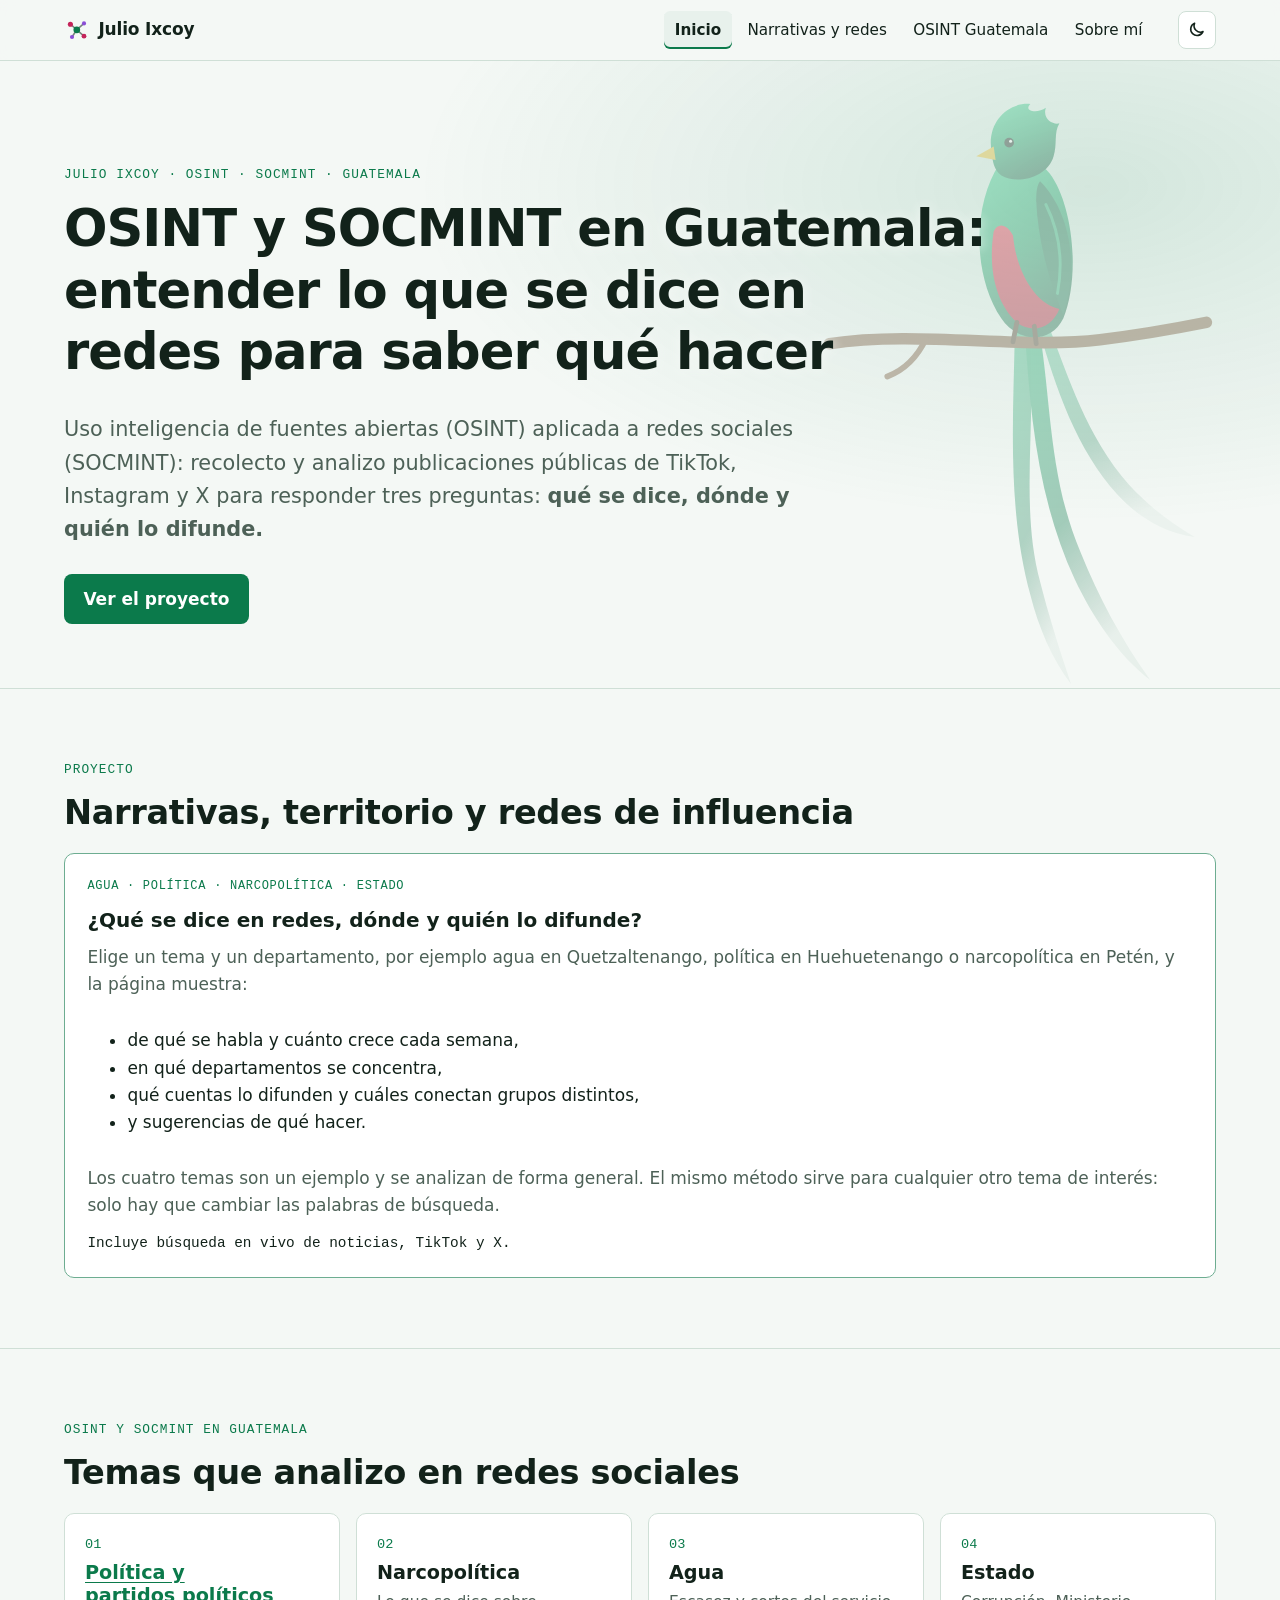
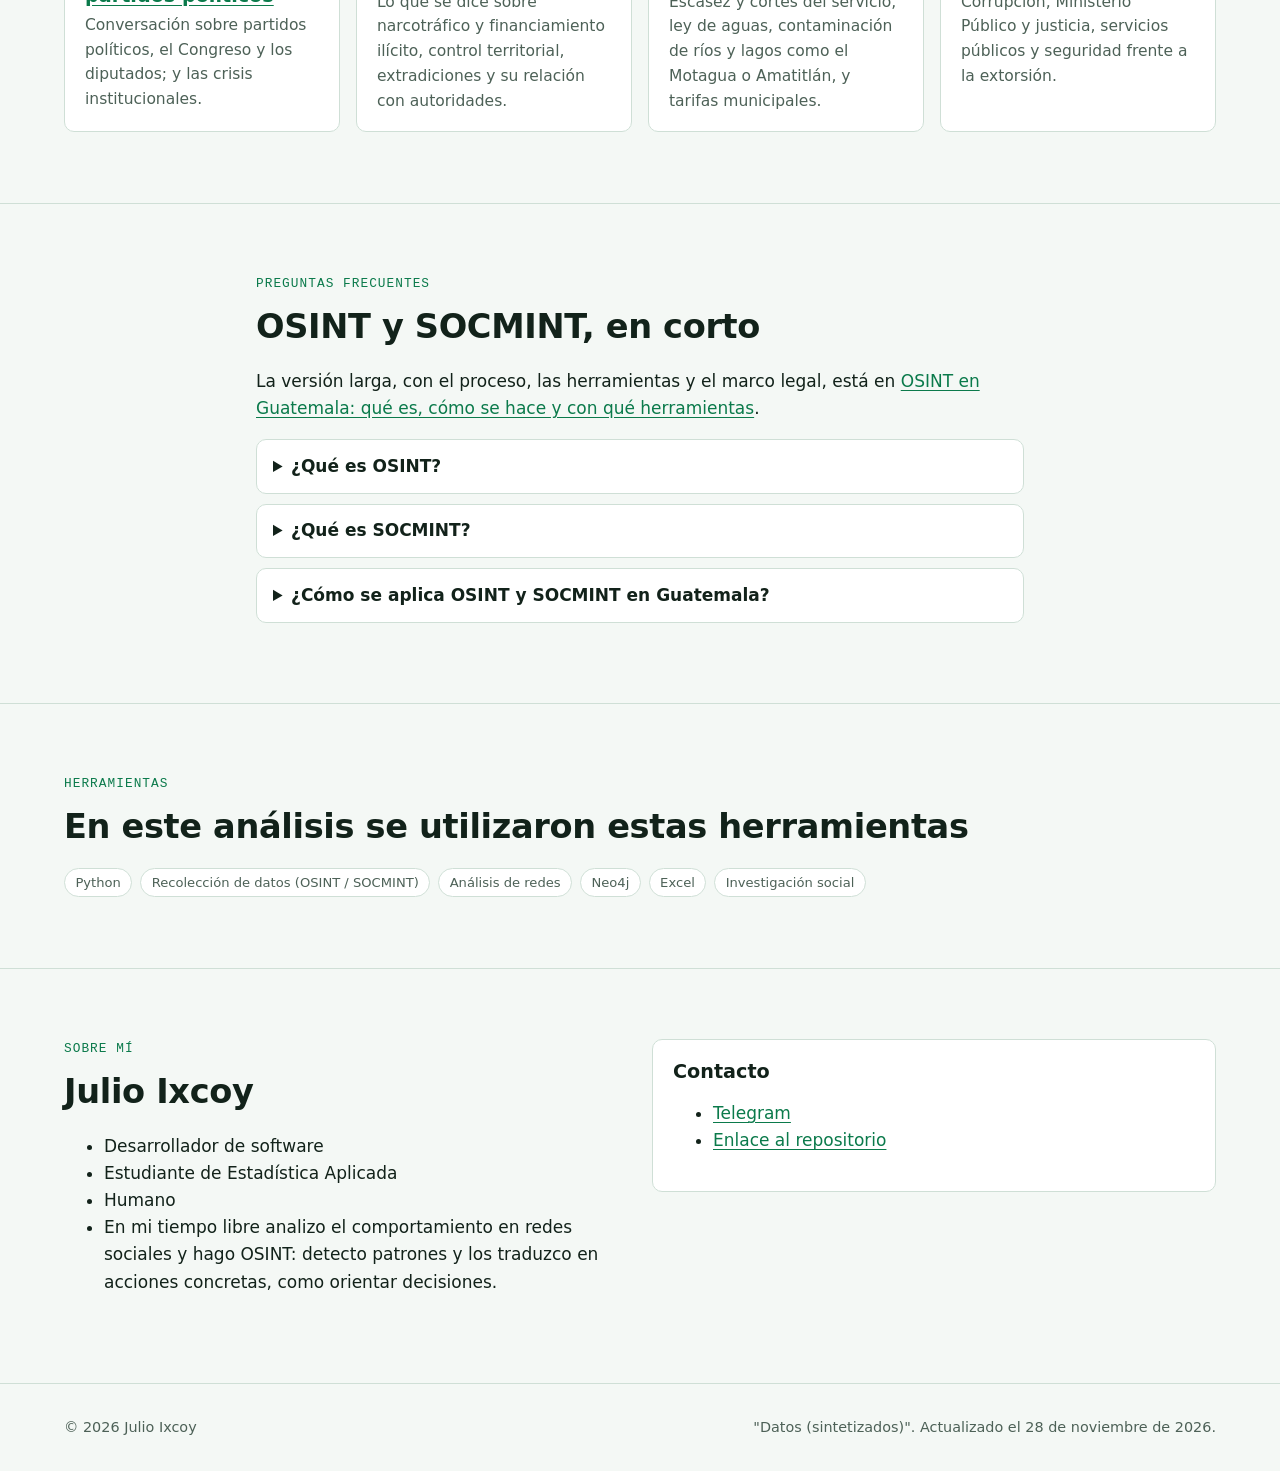
<file: index.html>
<!doctype html>
<html lang="es-GT">
<head>
  <meta charset="utf-8">
  <meta name="viewport" content="width=device-width, initial-scale=1">
  <meta name="color-scheme" content="light dark">
  <script>try{document.querySelector('meta[name=color-scheme]').content=localStorage.getItem('color-scheme')??'light dark'}catch(e){}</script>
  <title>Julio Ixcoy | OSINT y SOCMINT Guatemala: política, narcopolítica y agua</title>
  <meta name="description" content="OSINT y SOCMINT en Guatemala: qué se dice en TikTok, Instagram y X sobre política, partidos políticos, narcopolítica y agua, por departamento.">
  <meta name="author" content="Julio Ixcoy">
  <meta name="robots" content="index, follow, max-image-preview:large">
  <link rel="canonical" href="https://juli0f.github.io/ie-guatemala/">
  <meta name="theme-color" content="#0b7a4b" media="(prefers-color-scheme: light)">
  <meta name="theme-color" content="#08130e" media="(prefers-color-scheme: dark)">
  <meta property="og:type" content="website">
  <meta property="og:locale" content="es_GT">
  <meta property="og:site_name" content="IE Guatemala">
  <meta property="og:title" content="Julio Ixcoy | OSINT y SOCMINT Guatemala: política, narcopolítica y agua">
  <meta property="og:description" content="OSINT y SOCMINT en Guatemala: qué se dice en TikTok, Instagram y X sobre política, partidos políticos, narcopolítica y agua, por departamento.">
  <meta property="og:url" content="https://juli0f.github.io/ie-guatemala/">
  <meta property="og:image" content="https://juli0f.github.io/ie-guatemala/assets/img/compartir.png">
  <meta property="og:image:width" content="1200">
  <meta property="og:image:height" content="630">
  <meta property="og:image:alt" content="Qué se dice en redes, dónde y quién lo difunde. Guatemala, por departamento.">
  <meta name="twitter:card" content="summary_large_image">
  <meta name="twitter:title" content="Julio Ixcoy | OSINT y SOCMINT Guatemala: política, narcopolítica y agua">
  <meta name="twitter:description" content="OSINT y SOCMINT en Guatemala: qué se dice en TikTok, Instagram y X sobre política, partidos políticos, narcopolítica y agua, por departamento.">
  <meta name="twitter:image" content="https://juli0f.github.io/ie-guatemala/assets/img/compartir.png">
  <script type="application/ld+json">
  {
    "@context": "https://schema.org",
    "@graph": [
      {"@type": "WebSite", "@id": "https://juli0f.github.io/ie-guatemala/#sitio", "name": "IE Guatemala", "url": "https://juli0f.github.io/ie-guatemala/", "inLanguage": "es-GT", "author": {"@id": "https://juli0f.github.io/ie-guatemala/#autor"}},
      {"@type": "Person", "@id": "https://juli0f.github.io/ie-guatemala/#autor", "name": "Julio Ixcoy", "url": "https://juli0f.github.io/ie-guatemala/", "sameAs": ["https://github.com/Juli0F", "https://t.me/JulioPwn"], "jobTitle": "Desarrollador de software", "description": "Desarrollador de software y estudiante de Estadística Aplicada en Guatemala. Trabaja en inteligencia de fuentes abiertas (OSINT), inteligencia de redes sociales (SOCMINT) y recolección y análisis de datos.", "knowsAbout": ["OSINT", "OSINT Guatemala", "Inteligencia de fuentes abiertas", "SOCMINT", "SOCMINT Guatemala", "Inteligencia de redes sociales", "Política de Guatemala", "Partidos políticos", "Narcopolítica", "Agua en Guatemala", "Recolección de datos", "Análisis de redes sociales", "Análisis de datos", "Estadística aplicada", "Desarrollo de software"], "nationality": {"@type": "Country", "name": "Guatemala"}},
      {"@type": "WebPage", "@id": "https://juli0f.github.io/ie-guatemala/", "url": "https://juli0f.github.io/ie-guatemala/", "name": "Julio Ixcoy | OSINT y SOCMINT Guatemala: política, narcopolítica y agua", "description": "OSINT y SOCMINT en Guatemala: qué se dice en TikTok, Instagram y X sobre política, partidos políticos, narcopolítica y agua, por departamento.", "inLanguage": "es-GT", "isPartOf": {"@id": "https://juli0f.github.io/ie-guatemala/#sitio"}, "about": [{"@type": "Place", "name": "Guatemala"}, {"@type": "Thing", "name": "OSINT"}, {"@type": "Thing", "name": "SOCMINT"}, {"@type": "Thing", "name": "Política"}, {"@type": "Thing", "name": "Partidos políticos"}, {"@type": "Thing", "name": "Narcopolítica"}, {"@type": "Thing", "name": "Agua"}], "keywords": "OSINT, OSINT Guatemala, SOCMINT, SOCMINT Guatemala, política, partidos políticos, narcopolítica, agua, Julio Ixcoy", "mainEntity": {"@id": "https://juli0f.github.io/ie-guatemala/#autor"}, "primaryImageOfPage": "https://juli0f.github.io/ie-guatemala/assets/img/compartir.png", "dateModified": "2026-11-28"},
      {"@type": "FAQPage", "@id": "https://juli0f.github.io/ie-guatemala/#preguntas", "isPartOf": {"@id": "https://juli0f.github.io/ie-guatemala/"}, "mainEntity": [
        {"@type": "Question", "name": "¿Qué es OSINT?", "acceptedAnswer": {"@type": "Answer", "text": "OSINT (inteligencia de fuentes abiertas) es reunir y analizar información pública: noticias, registros, sitios web y redes sociales, para responder una pregunta concreta."}},
        {"@type": "Question", "name": "¿Qué es SOCMINT?", "acceptedAnswer": {"@type": "Answer", "text": "SOCMINT (inteligencia de redes sociales) es la parte de OSINT que trabaja con publicaciones públicas de redes como TikTok, Instagram y X: qué se dice, dónde y qué cuentas lo difunden."}},
        {"@type": "Question", "name": "¿Cómo se aplica OSINT y SOCMINT en Guatemala?", "acceptedAnswer": {"@type": "Answer", "text": "Clasifico publicaciones públicas por tema (política, partidos políticos, narcopolítica, agua y Estado) y por departamento, y mido qué cuentas conectan grupos distintos. Se usa solo contenido público, y en este sitio los datos son sintéticos."}}
      ]}
    ]
  }
  </script>
  <link rel="icon" href="assets/img/icono.svg" type="image/svg+xml">
  <link rel="stylesheet" href="assets/css/estilos.css">
  <script src="assets/js/nav.js" defer></script>
</head>
<body>
  <a class="skip-link" href="#contenido">Saltar al contenido</a>

  <header class="site-header">
    <div class="header-inner">
      <a class="site-logo" href="index.html">
        <svg viewBox="0 0 32 32" aria-hidden="true"><g fill="none" stroke="currentColor" stroke-width="2"><path d="M8 9 16 16 25 8M16 16 10 25M16 16l9 8" opacity=".55"/></g><circle cx="8" cy="9" r="3.2" fill="var(--tiktok)"/><circle cx="25" cy="8" r="2.6" fill="var(--instagram)"/><circle cx="16" cy="16" r="4.2" fill="var(--accent)"/><circle cx="10" cy="25" r="2.6" fill="var(--instagram)"/><circle cx="25" cy="24" r="3" fill="var(--tiktok)"/></svg>
        <span>Julio Ixcoy</span>
      </a>
      <nav class="site-nav" aria-label="Principal">
        <button class="menu-button" type="button" popovertarget="site-menu" aria-controls="site-menu">
          <svg viewBox="0 0 24 24" aria-hidden="true"><path d="M4 7h16M4 12h16M4 17h16" stroke="currentColor" stroke-width="2" stroke-linecap="round"/></svg>
          <span>Menú</span>
        </button>
        <ul id="site-menu" class="site-menu" popover="auto">
          <li><a href="index.html" aria-current="page">Inicio</a></li>
          <li><a href="proyectos/red-influencia.html">Narrativas y redes</a></li>
          <li><a href="osint-guatemala.html">OSINT Guatemala</a></li>
          <li><a href="#perfil">Sobre mí</a></li>
        </ul>
      </nav>
      <button class="tema-boton" type="button" id="tema-boton">
        <svg class="a-oscuro" viewBox="0 0 24 24" aria-hidden="true"><path d="M20 14.5A8 8 0 0 1 9.5 4a8 8 0 1 0 10.5 10.5Z" fill="none" stroke="currentColor" stroke-width="2" stroke-linejoin="round"/></svg>
        <span class="a-oscuro visualmente-oculto">Cambiar a tema oscuro</span>
        <svg class="a-claro" viewBox="0 0 24 24" aria-hidden="true"><g fill="none" stroke="currentColor" stroke-width="2" stroke-linecap="round"><circle cx="12" cy="12" r="4"/><path d="M12 2v2M12 20v2M2 12h2M20 12h2M4.9 4.9l1.4 1.4M17.7 17.7l1.4 1.4M4.9 19.1l1.4-1.4M17.7 6.3l1.4-1.4"/></g></svg>
        <span class="a-claro visualmente-oculto">Cambiar a tema claro</span>
      </button>
    </div>
  </header>

  <main id="contenido">
    <section class="hero">
      <div class="contenedor">
        <span class="eyebrow">Julio Ixcoy · OSINT · SOCMINT · Guatemala</span>
        <h1>OSINT y SOCMINT en Guatemala: entender lo que se dice en redes para saber qué hacer</h1>
        <p class="lead">Uso inteligencia de fuentes abiertas (OSINT) aplicada a redes sociales (SOCMINT): recolecto y analizo publicaciones públicas de TikTok, Instagram y X para responder tres preguntas: <strong>qué se dice, dónde y quién lo difunde.</strong></p>
        <div class="hero-actions">
          <a class="btn primario" href="proyectos/red-influencia.html">Ver el proyecto</a>
        </div>
      </div>
    </section>

    <section id="proyectos" aria-labelledby="t-proyectos">
      <div class="contenedor">
        <span class="eyebrow">Proyecto</span>
        <h2 id="t-proyectos">Narrativas, territorio y redes de influencia</h2>
        <div class="proyectos">
          <article class="tarjeta destacada">
            <span class="etiqueta">Agua · Política · Narcopolítica · Estado</span>
            <h3><a href="proyectos/red-influencia.html">¿Qué se dice en redes, dónde y quién lo difunde?</a></h3>
            <p>Elige un tema y un departamento, por ejemplo agua en Quetzaltenango, política en Huehuetenango o narcopolítica en Petén, y la página muestra:</p>
            <ul>
              <li>de qué se habla y cuánto crece cada semana,</li>
              <li>en qué departamentos se concentra,</li>
              <li>qué cuentas lo difunden y cuáles conectan grupos distintos,</li>
              <li>y sugerencias de qué hacer.</li>
            </ul>
            <p>Los cuatro temas son un ejemplo y se analizan de forma general. El mismo método sirve para cualquier otro tema de interés: solo hay que cambiar las palabras de búsqueda.</p>
            <p class="resultado">Incluye búsqueda en vivo de noticias, TikTok y X.</p>
          </article>
        </div>
      </div>
    </section>

    <section id="temas" aria-labelledby="t-temas">
      <div class="contenedor">
        <span class="eyebrow">OSINT y SOCMINT en Guatemala</span>
        <h2 id="t-temas">Temas que analizo en redes sociales</h2>
        <ul class="ciclo">
          <li>
            <h3><a href="temas/politica-guatemala-redes.html">Política y partidos políticos</a></h3>
            <p>Conversación sobre partidos políticos, el Congreso y los diputados; y las crisis institucionales.</p>
          </li>
          <li>
            <h3>Narcopolítica</h3>
            <p>Lo que se dice sobre narcotráfico y financiamiento ilícito, control territorial, extradiciones y su relación con autoridades.</p>
          </li>
          <li>
            <h3>Agua</h3>
            <p>Escasez y cortes del servicio, ley de aguas, contaminación de ríos y lagos como el Motagua o Amatitlán, y tarifas municipales.</p>
          </li>
          <li>
            <h3>Estado</h3>
            <p>Corrupción, Ministerio Público y justicia, servicios públicos y seguridad frente a la extorsión.</p>
          </li>
        </ul>
      </div>
    </section>

    <section id="preguntas" aria-labelledby="t-preguntas">
      <div class="contenedor prosa">
        <span class="eyebrow">Preguntas frecuentes</span>
        <h2 id="t-preguntas">OSINT y SOCMINT, en corto</h2>
        <p>La versión larga, con el proceso, las herramientas y el marco legal, está en <a href="osint-guatemala.html">OSINT en Guatemala: qué es, cómo se hace y con qué herramientas</a>.</p>
        <details class="detalle">
          <summary>¿Qué es OSINT?</summary>
          <p>OSINT (inteligencia de fuentes abiertas) es reunir y analizar información pública: noticias, registros, sitios web y redes sociales, para responder una pregunta concreta.</p>
        </details>
        <details class="detalle">
          <summary>¿Qué es SOCMINT?</summary>
          <p>SOCMINT (inteligencia de redes sociales) es la parte de OSINT que trabaja con publicaciones públicas de redes como TikTok, Instagram y X: qué se dice, dónde y qué cuentas lo difunden.</p>
        </details>
        <details class="detalle">
          <summary>¿Cómo se aplica OSINT y SOCMINT en Guatemala?</summary>
          <p>Clasifico publicaciones públicas por tema (política, partidos políticos, narcopolítica, agua y Estado) y por departamento, y mido qué cuentas conectan grupos distintos. Se usa solo contenido público, y en este sitio los datos son sintéticos. Un ejemplo: <a href="temas/politica-guatemala-redes.html">política en Guatemala en redes sociales</a>.</p>
        </details>
      </div>
    </section>

    <section id="herramientas" aria-labelledby="t-herramientas">
      <div class="contenedor">
        <span class="eyebrow">Herramientas</span>
        <h2 id="t-herramientas">En este análisis se utilizaron estas herramientas</h2>
        <ul class="chips" aria-label="Herramientas">
          <li class="chip">Python</li>
          <li class="chip">Recolección de datos (OSINT / SOCMINT)</li>
          <li class="chip">Análisis de redes</li>
          <li class="chip">Neo4j</li>
          <li class="chip">Excel</li>
          <li class="chip">Investigación social</li>
        </ul>
      </div>
    </section>

    <section id="perfil" aria-labelledby="t-perfil">
      <div class="contenedor dos-col">
        <div class="prosa">
          <span class="eyebrow">Sobre mí</span>
          <h2 id="t-perfil">Julio Ixcoy</h2>
          <ul>
            <li>Desarrollador de software</li>
            <li>Estudiante de Estadística Aplicada</li>
            <li>Humano</li>
            <li>En mi tiempo libre analizo el comportamiento en redes sociales y hago OSINT: detecto patrones y los traduzco en acciones concretas, como orientar decisiones.</li>
          </ul>
        </div>
        <div class="panel">
          <h3>Contacto</h3>
          <ul>
            <li><a href="https://t.me/JulioPwn">Telegram</a></li>
            <li><a href="https://github.com/Juli0F/ie-guatemala">Enlace al repositorio</a></li>
          </ul>
        </div>
      </div>
    </section>
  </main>

  <footer class="site-footer">
    <div class="contenedor">
      <span>© 2026 Julio Ixcoy</span>
      <span>"Datos (sintetizados)". Actualizado el <time datetime="2026-11-28">28 de noviembre de 2026</time>.</span>
    </div>
  </footer>
</body>
</html>
</file>
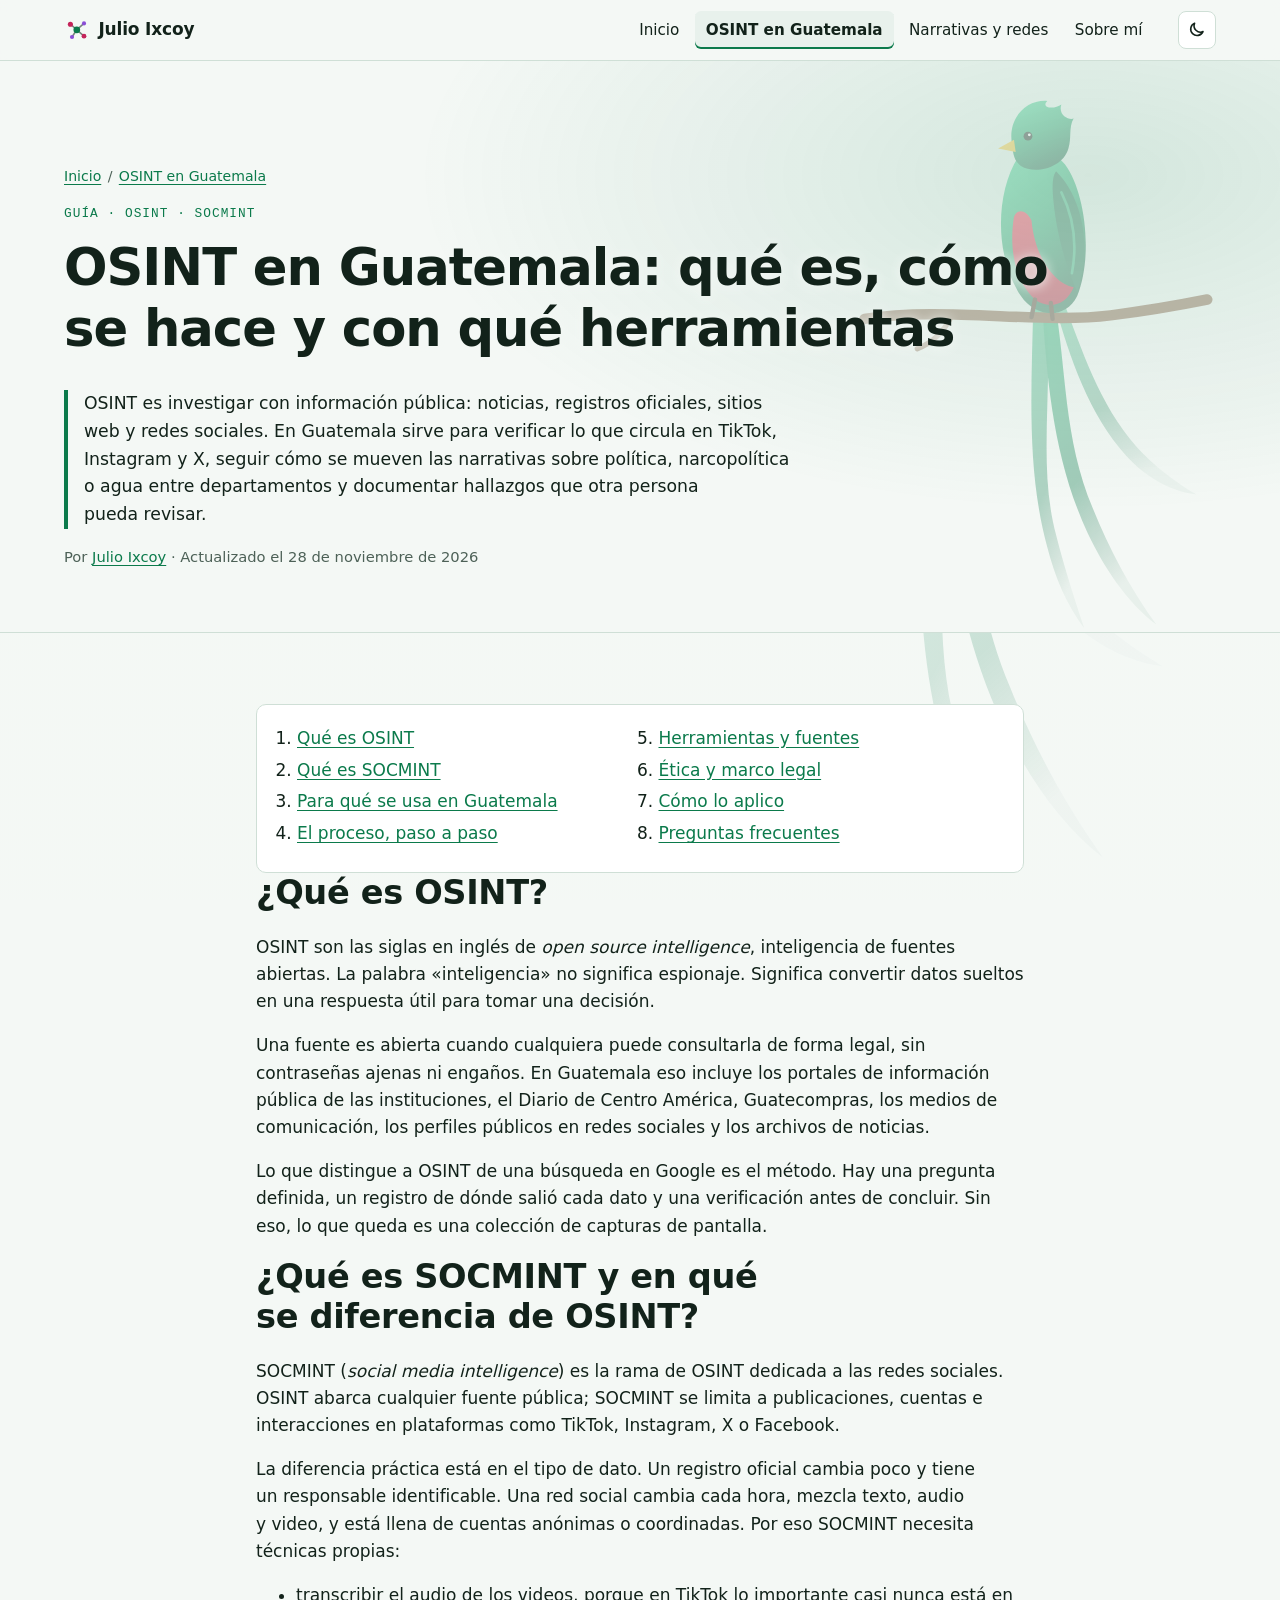
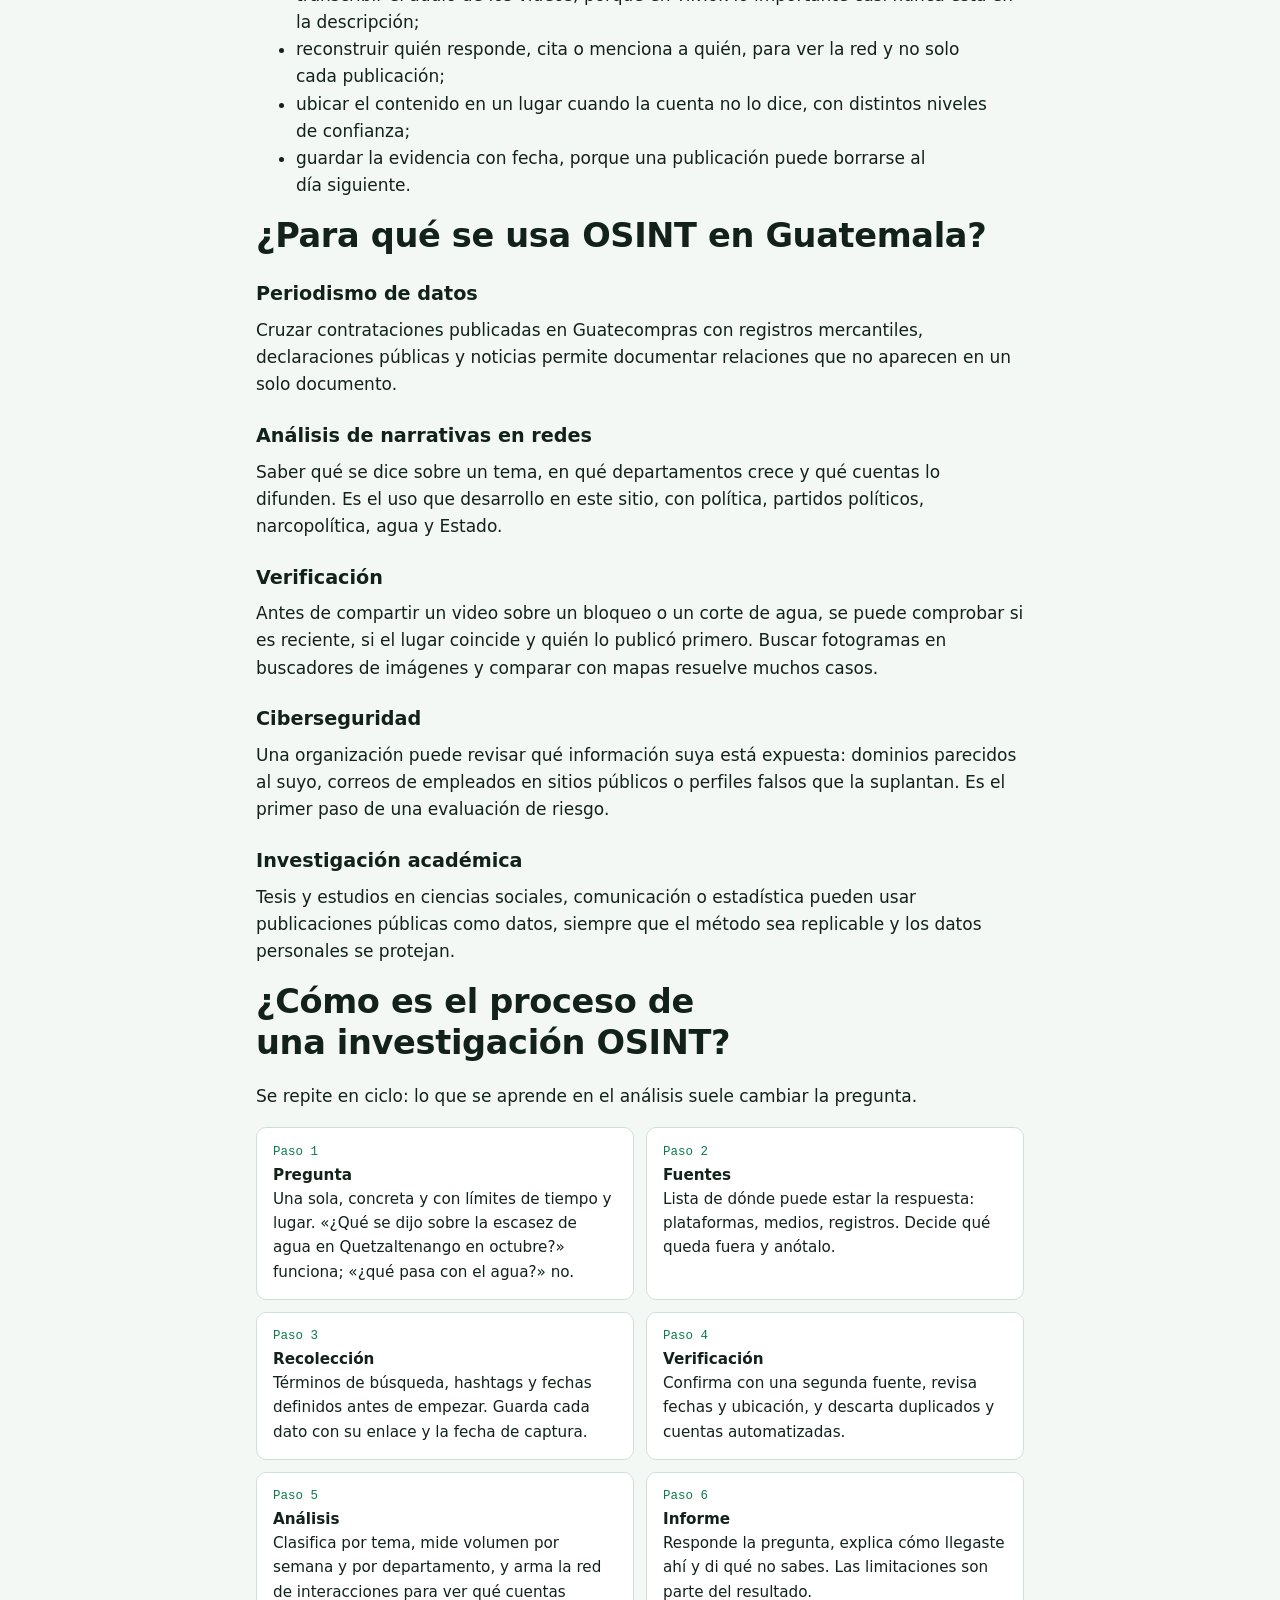
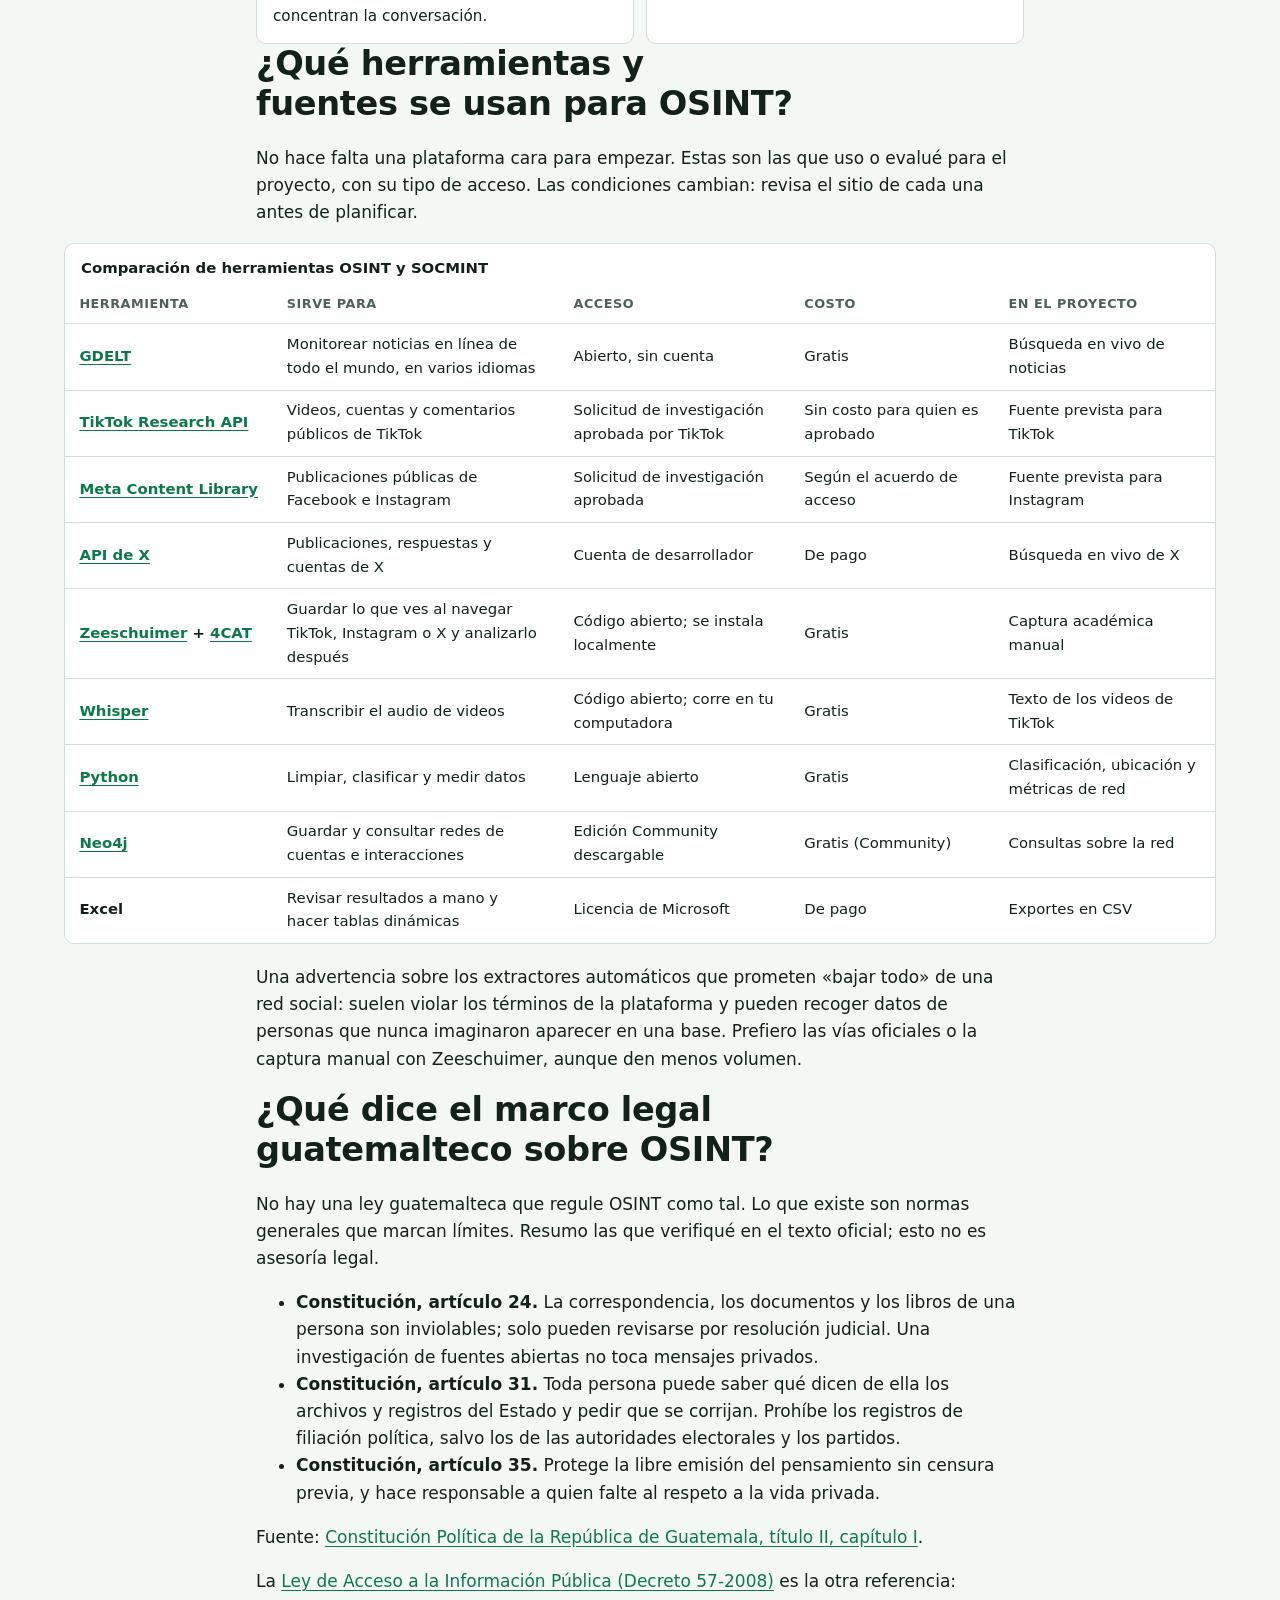
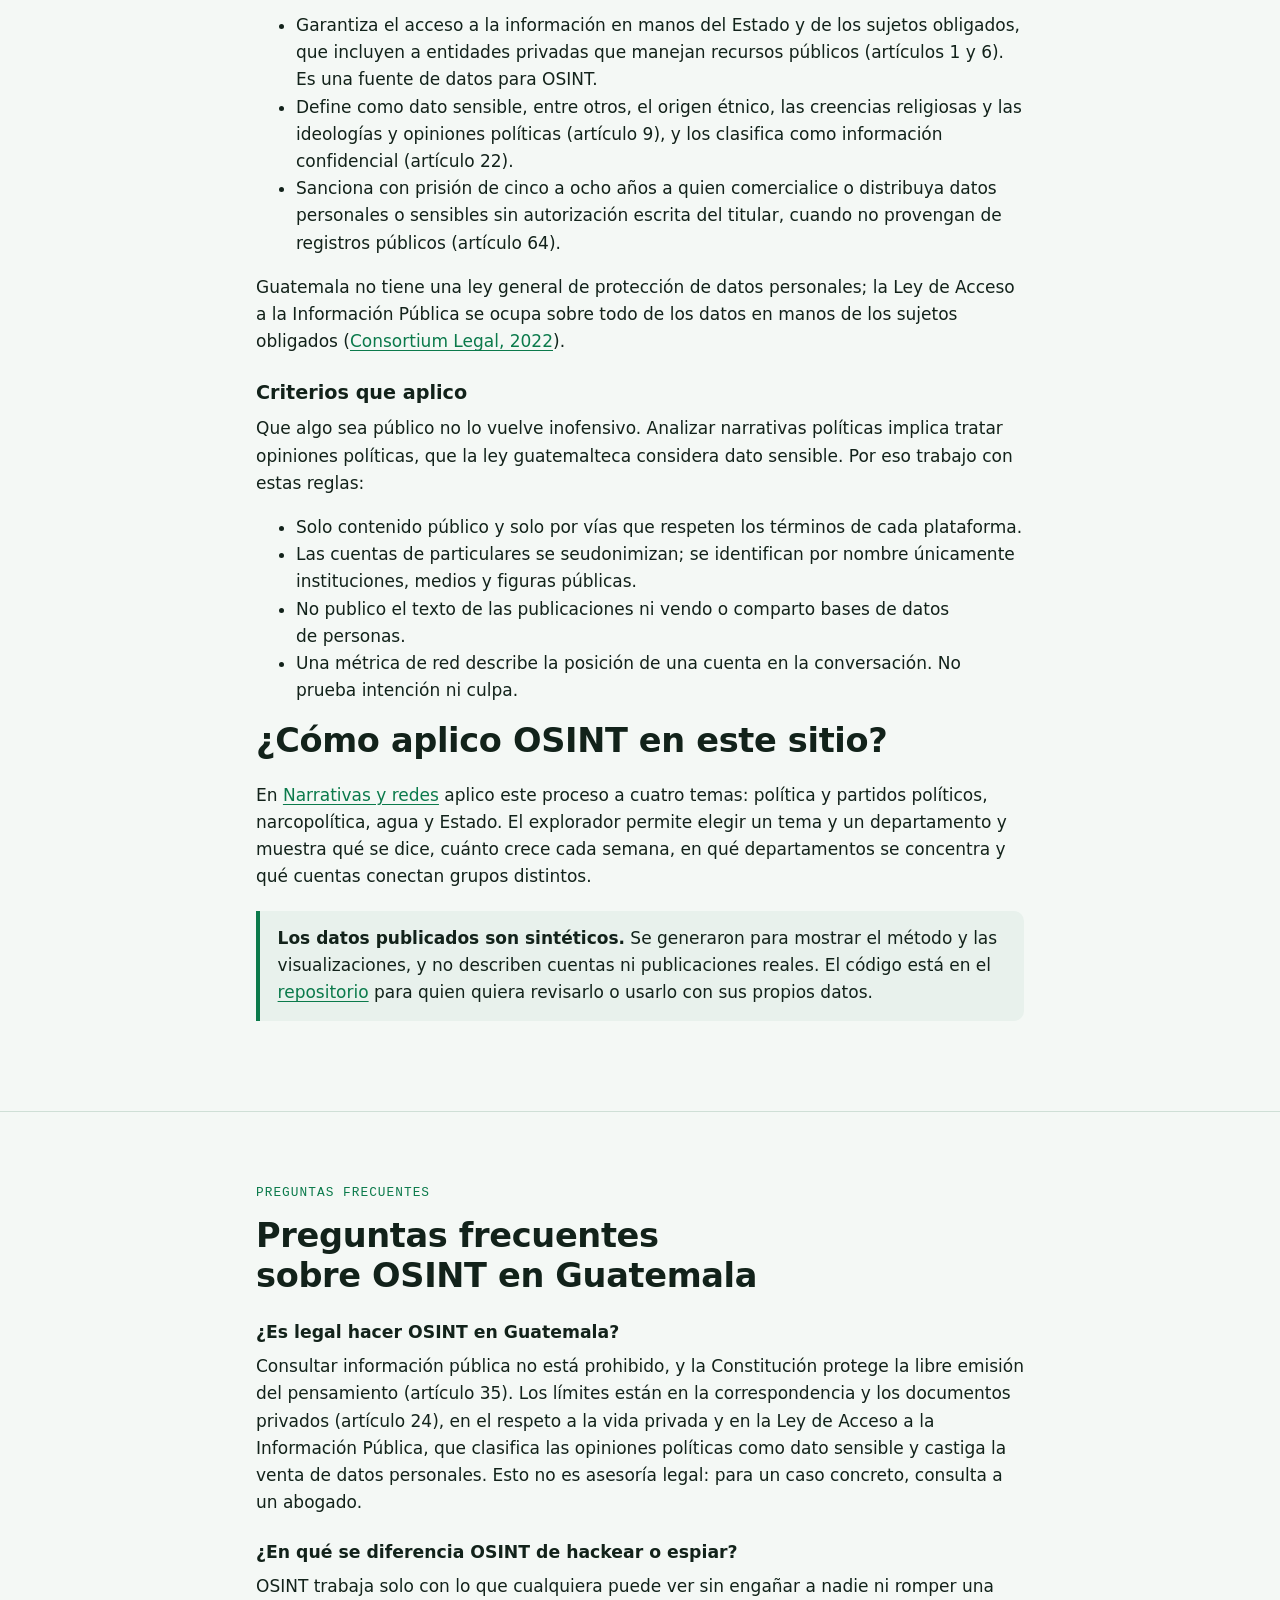
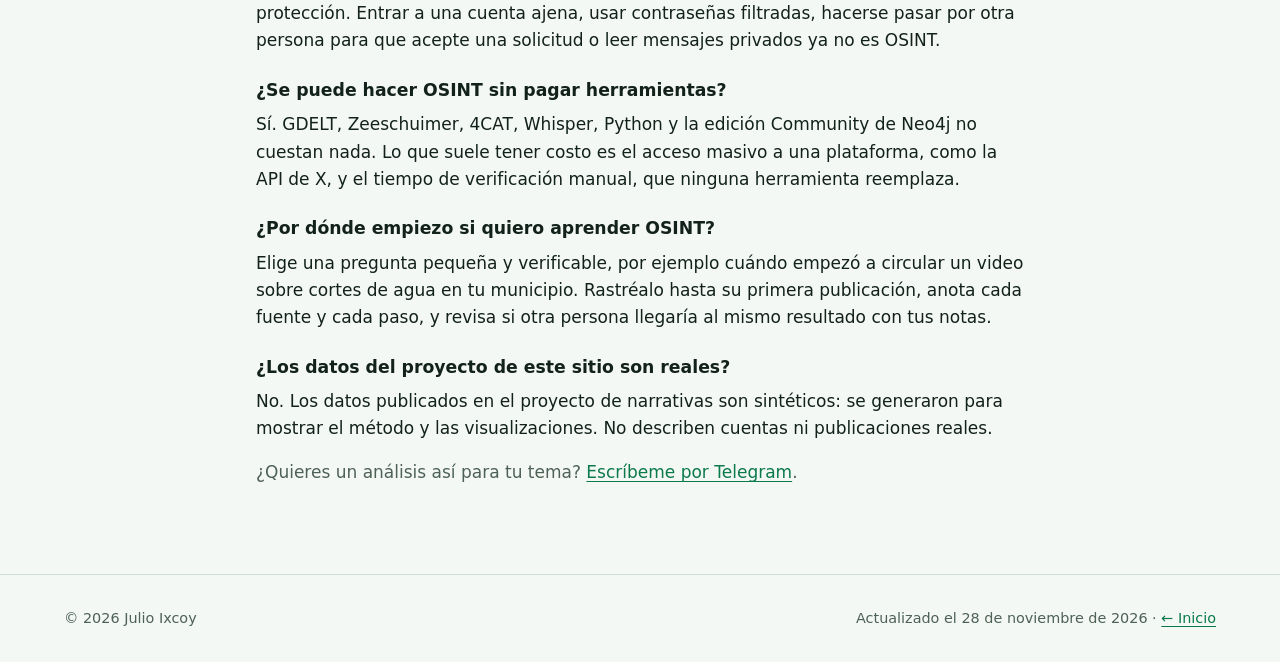
<file: osint-guatemala.html>
<!doctype html>
<html lang="es-GT">
<head>
  <meta charset="utf-8">
  <meta name="viewport" content="width=device-width, initial-scale=1">
  <meta name="color-scheme" content="light dark">
  <script>try{document.querySelector('meta[name=color-scheme]').content=localStorage.getItem('color-scheme')??'light dark'}catch(e){}</script>
  <title>OSINT Guatemala: qué es, cómo se hace, herramientas y ética</title>
  <meta name="description" content="OSINT en Guatemala: qué es, en qué se diferencia de SOCMINT, el proceso paso a paso, herramientas como GDELT, 4CAT o Whisper y el marco legal guatemalteco.">
  <meta name="author" content="Julio Ixcoy">
  <meta name="robots" content="index, follow, max-image-preview:large">
  <link rel="canonical" href="https://juli0f.github.io/ie-guatemala/osint-guatemala.html">
  <meta name="theme-color" content="#0b7a4b" media="(prefers-color-scheme: light)">
  <meta name="theme-color" content="#08130e" media="(prefers-color-scheme: dark)">
  <meta property="og:type" content="article">
  <meta property="og:locale" content="es_GT">
  <meta property="og:site_name" content="IE Guatemala">
  <meta property="og:title" content="OSINT Guatemala: qué es, cómo se hace, herramientas y ética">
  <meta property="og:description" content="OSINT en Guatemala: qué es, en qué se diferencia de SOCMINT, el proceso paso a paso, herramientas como GDELT, 4CAT o Whisper y el marco legal guatemalteco.">
  <meta property="og:url" content="https://juli0f.github.io/ie-guatemala/osint-guatemala.html">
  <meta property="og:image" content="https://juli0f.github.io/ie-guatemala/assets/img/compartir.png">
  <meta property="og:image:width" content="1200">
  <meta property="og:image:height" content="630">
  <meta property="og:image:alt" content="Qué se dice en redes, dónde y quién lo difunde. Guatemala, por departamento.">
  <meta property="article:author" content="https://juli0f.github.io/ie-guatemala/#perfil">
  <meta property="article:published_time" content="2026-11-28">
  <meta property="article:modified_time" content="2026-11-28">
  <meta name="twitter:card" content="summary_large_image">
  <meta name="twitter:title" content="OSINT Guatemala: qué es, cómo se hace, herramientas y ética">
  <meta name="twitter:description" content="OSINT en Guatemala: qué es, en qué se diferencia de SOCMINT, el proceso paso a paso, herramientas como GDELT, 4CAT o Whisper y el marco legal guatemalteco.">
  <meta name="twitter:image" content="https://juli0f.github.io/ie-guatemala/assets/img/compartir.png">
  <script type="application/ld+json">
  {
    "@context": "https://schema.org",
    "@graph": [
      {
        "@type": "TechArticle",
        "@id": "https://juli0f.github.io/ie-guatemala/osint-guatemala.html#articulo",
        "headline": "OSINT en Guatemala: qué es, cómo se hace y con qué herramientas",
        "description": "OSINT en Guatemala: qué es, en qué se diferencia de SOCMINT, el proceso paso a paso, herramientas como GDELT, 4CAT o Whisper y el marco legal guatemalteco.",
        "url": "https://juli0f.github.io/ie-guatemala/osint-guatemala.html",
        "mainEntityOfPage": {"@id": "https://juli0f.github.io/ie-guatemala/osint-guatemala.html"},
        "inLanguage": "es-GT",
        "image": "https://juli0f.github.io/ie-guatemala/assets/img/compartir.png",
        "author": {"@id": "https://juli0f.github.io/ie-guatemala/#autor"},
        "publisher": {"@id": "https://juli0f.github.io/ie-guatemala/#autor"},
        "isPartOf": {"@id": "https://juli0f.github.io/ie-guatemala/#sitio"},
        "datePublished": "2026-11-28",
        "dateModified": "2026-11-28",
        "about": [
          {"@type": "Thing", "name": "OSINT", "alternateName": "Inteligencia de fuentes abiertas"},
          {"@type": "Thing", "name": "SOCMINT", "alternateName": "Inteligencia de redes sociales"},
          {"@type": "Place", "name": "Guatemala"},
          {"@type": "Thing", "name": "Análisis de narrativas en redes sociales"},
          {"@type": "Thing", "name": "Ley de Acceso a la Información Pública (Decreto 57-2008)"}
        ],
        "keywords": "OSINT Guatemala, OSINT en Guatemala, inteligencia de fuentes abiertas, SOCMINT Guatemala, herramientas OSINT, GDELT, 4CAT, Zeeschuimer, TikTok Research API, Meta Content Library, Whisper, Neo4j, Decreto 57-2008, política, partidos políticos, narcopolítica, agua",
        "proficiencyLevel": "Beginner"
      },
      {
        "@type": "WebPage",
        "@id": "https://juli0f.github.io/ie-guatemala/osint-guatemala.html",
        "url": "https://juli0f.github.io/ie-guatemala/osint-guatemala.html",
        "name": "OSINT Guatemala: qué es, cómo se hace, herramientas y ética",
        "inLanguage": "es-GT",
        "isPartOf": {"@id": "https://juli0f.github.io/ie-guatemala/#sitio"},
        "primaryImageOfPage": "https://juli0f.github.io/ie-guatemala/assets/img/compartir.png",
        "breadcrumb": {"@id": "https://juli0f.github.io/ie-guatemala/osint-guatemala.html#migas"}
      },
      {
        "@type": "BreadcrumbList",
        "@id": "https://juli0f.github.io/ie-guatemala/osint-guatemala.html#migas",
        "itemListElement": [
          {"@type": "ListItem", "position": 1, "name": "Inicio", "item": "https://juli0f.github.io/ie-guatemala/"},
          {"@type": "ListItem", "position": 2, "name": "OSINT en Guatemala", "item": "https://juli0f.github.io/ie-guatemala/osint-guatemala.html"}
        ]
      },
      {
        "@type": "FAQPage",
        "@id": "https://juli0f.github.io/ie-guatemala/osint-guatemala.html#preguntas",
        "isPartOf": {"@id": "https://juli0f.github.io/ie-guatemala/osint-guatemala.html"},
        "mainEntity": [
          {"@type": "Question", "name": "¿Es legal hacer OSINT en Guatemala?", "acceptedAnswer": {"@type": "Answer", "text": "Consultar información pública no está prohibido, y la Constitución protege la libre emisión del pensamiento (artículo 35). Los límites están en la correspondencia y los documentos privados (artículo 24), en el respeto a la vida privada y en la Ley de Acceso a la Información Pública, que clasifica las opiniones políticas como dato sensible y castiga la venta de datos personales. Esto no es asesoría legal: para un caso concreto, consulta a un abogado."}},
          {"@type": "Question", "name": "¿En qué se diferencia OSINT de hackear o espiar?", "acceptedAnswer": {"@type": "Answer", "text": "OSINT trabaja solo con lo que cualquiera puede ver sin engañar a nadie ni romper una protección. Entrar a una cuenta ajena, usar contraseñas filtradas, hacerse pasar por otra persona para que acepte una solicitud o leer mensajes privados ya no es OSINT."}},
          {"@type": "Question", "name": "¿Se puede hacer OSINT sin pagar herramientas?", "acceptedAnswer": {"@type": "Answer", "text": "Sí. GDELT, Zeeschuimer, 4CAT, Whisper, Python y la edición Community de Neo4j no cuestan nada. Lo que suele tener costo es el acceso masivo a una plataforma, como la API de X, y el tiempo de verificación manual, que ninguna herramienta reemplaza."}},
          {"@type": "Question", "name": "¿Por dónde empiezo si quiero aprender OSINT?", "acceptedAnswer": {"@type": "Answer", "text": "Elige una pregunta pequeña y verificable, por ejemplo cuándo empezó a circular un video sobre cortes de agua en tu municipio. Rastréalo hasta su primera publicación, anota cada fuente y cada paso, y revisa si otra persona llegaría al mismo resultado con tus notas."}},
          {"@type": "Question", "name": "¿Los datos del proyecto de este sitio son reales?", "acceptedAnswer": {"@type": "Answer", "text": "No. Los datos publicados en el proyecto de narrativas son sintéticos: se generaron para mostrar el método y las visualizaciones. No describen cuentas ni publicaciones reales."}}
        ]
      },
      {"@type": "WebSite", "@id": "https://juli0f.github.io/ie-guatemala/#sitio", "name": "IE Guatemala", "url": "https://juli0f.github.io/ie-guatemala/"},
      {"@type": "Person", "@id": "https://juli0f.github.io/ie-guatemala/#autor", "name": "Julio Ixcoy", "url": "https://juli0f.github.io/ie-guatemala/", "sameAs": ["https://github.com/Juli0F", "https://t.me/JulioPwn"], "jobTitle": "Desarrollador de software"}
    ]
  }
  </script>
  <link rel="icon" href="assets/img/icono.svg" type="image/svg+xml">
  <link rel="stylesheet" href="assets/css/estilos.css">
  <script src="assets/js/nav.js" defer></script>
  <style>
    .migas ol { display: flex; flex-wrap: wrap; gap: 0.4rem; list-style: none; padding: 0; margin: 0 0 1rem; font-size: 0.88rem; color: var(--muted); }
    .migas li + li::before { content: "/"; margin-inline-end: 0.4rem; }
    .firma { font-size: 0.92rem; color: var(--muted); margin-block: 1rem 0; }
    .respuesta-corta { font-size: 1.08rem; max-inline-size: 46rem; border-inline-start: 4px solid var(--accent); padding-inline-start: 1rem; margin-block: 1.25rem 0; }
    .indice-pagina ol { margin: 0; padding-inline-start: 1.25rem; columns: 2 16rem; }
    .indice-pagina li { margin-block-end: 0.3rem; }
    .prosa h3 { margin-block-start: 1.6rem; }
    .comparacion { container-type: inline-size; max-inline-size: 100%; }
    .comparacion table { border-collapse: separate; border-spacing: 0; }
    .comparacion tbody th { position: sticky; inset-inline-start: 0; background: var(--surface); font-weight: 600; white-space: nowrap; }
    .comparacion td { min-inline-size: 11rem; }
    @container (width < 640px) {
      .comparacion table, .comparacion caption, .comparacion thead, .comparacion tbody, .comparacion tr, .comparacion th, .comparacion td { display: block; }
      .comparacion thead { display: none; }
      .comparacion tr { border-block-end: 1px solid var(--border); padding-block: 0.4rem; }
      .comparacion tbody th { position: static; background: var(--surface-2); border-block-end: 0; }
      .comparacion td { border-block-end: 0; padding-block: 0.25rem; min-inline-size: 0; }
      .comparacion td::before { font-weight: 600; color: var(--muted); }
      .comparacion td:nth-of-type(1)::before { content: "Sirve para: "; }
      .comparacion td:nth-of-type(2)::before { content: "Acceso: "; }
      .comparacion td:nth-of-type(3)::before { content: "Costo: "; }
      .comparacion td:nth-of-type(4)::before { content: "En el proyecto: "; }
    }
    .faq h3 { font-size: 1.08rem; }
  </style>
</head>
<body>
  <a class="skip-link" href="#contenido">Saltar al contenido</a>

  <header class="site-header">
    <div class="header-inner">
      <a class="site-logo" href="index.html">
        <svg viewBox="0 0 32 32" aria-hidden="true"><g fill="none" stroke="currentColor" stroke-width="2"><path d="M8 9 16 16 25 8M16 16 10 25M16 16l9 8" opacity=".55"/></g><circle cx="8" cy="9" r="3.2" fill="var(--tiktok)"/><circle cx="25" cy="8" r="2.6" fill="var(--instagram)"/><circle cx="16" cy="16" r="4.2" fill="var(--accent)"/><circle cx="10" cy="25" r="2.6" fill="var(--instagram)"/><circle cx="25" cy="24" r="3" fill="var(--tiktok)"/></svg>
        <span>Julio Ixcoy</span>
      </a>
      <nav class="site-nav" aria-label="Principal">
        <button class="menu-button" type="button" popovertarget="site-menu" aria-controls="site-menu">
          <svg viewBox="0 0 24 24" aria-hidden="true"><path d="M4 7h16M4 12h16M4 17h16" stroke="currentColor" stroke-width="2" stroke-linecap="round"/></svg>
          <span>Menú</span>
        </button>
        <ul id="site-menu" class="site-menu" popover="auto">
          <li><a href="index.html">Inicio</a></li>
          <li><a href="osint-guatemala.html" aria-current="page">OSINT en Guatemala</a></li>
          <li><a href="proyectos/red-influencia.html">Narrativas y redes</a></li>
          <li><a href="index.html#perfil">Sobre mí</a></li>
        </ul>
      </nav>
      <button class="tema-boton" type="button" id="tema-boton">
        <svg class="a-oscuro" viewBox="0 0 24 24" aria-hidden="true"><path d="M20 14.5A8 8 0 0 1 9.5 4a8 8 0 1 0 10.5 10.5Z" fill="none" stroke="currentColor" stroke-width="2" stroke-linejoin="round"/></svg>
        <span class="a-oscuro visualmente-oculto">Cambiar a tema oscuro</span>
        <svg class="a-claro" viewBox="0 0 24 24" aria-hidden="true"><g fill="none" stroke="currentColor" stroke-width="2" stroke-linecap="round"><circle cx="12" cy="12" r="4"/><path d="M12 2v2M12 20v2M2 12h2M20 12h2M4.9 4.9l1.4 1.4M17.7 17.7l1.4 1.4M4.9 19.1l1.4-1.4M17.7 6.3l1.4-1.4"/></g></svg>
        <span class="a-claro visualmente-oculto">Cambiar a tema claro</span>
      </button>
    </div>
  </header>

  <main id="contenido">
    <article>
      <section class="hero">
        <div class="contenedor">
          <nav class="migas" aria-label="Ruta de navegación">
            <ol>
              <li><a href="index.html">Inicio</a></li>
              <li><a href="osint-guatemala.html" aria-current="page">OSINT en Guatemala</a></li>
            </ol>
          </nav>
          <span class="eyebrow">Guía · OSINT · SOCMINT</span>
          <h1>OSINT en Guatemala: qué es, cómo se hace y con qué herramientas</h1>
          <p class="respuesta-corta">OSINT es investigar con información pública: noticias, registros oficiales, sitios web y redes sociales. En Guatemala sirve para verificar lo que circula en TikTok, Instagram y X, seguir cómo se mueven las narrativas sobre política, narcopolítica o agua entre departamentos y documentar hallazgos que otra persona pueda revisar.</p>
          <p class="firma">Por <a href="index.html#perfil" rel="author">Julio Ixcoy</a> · Actualizado el <time datetime="2026-11-28">28 de noviembre de 2026</time></p>
        </div>
      </section>

      <section aria-labelledby="t-indice">
        <div class="contenedor prosa">
          <div class="panel indice-pagina">
            <h2 id="t-indice" class="visualmente-oculto">En esta página</h2>
            <ol>
              <li><a href="#que-es-osint">Qué es OSINT</a></li>
              <li><a href="#que-es-socmint">Qué es SOCMINT</a></li>
              <li><a href="#usos">Para qué se usa en Guatemala</a></li>
              <li><a href="#proceso">El proceso, paso a paso</a></li>
              <li><a href="#herramientas">Herramientas y fuentes</a></li>
              <li><a href="#marco-legal">Ética y marco legal</a></li>
              <li><a href="#como-lo-aplico">Cómo lo aplico</a></li>
              <li><a href="#preguntas">Preguntas frecuentes</a></li>
            </ol>
          </div>

          <h2 id="que-es-osint">¿Qué es OSINT?</h2>
          <p>OSINT son las siglas en inglés de <em>open source intelligence</em>, inteligencia de fuentes abiertas. La palabra «inteligencia» no significa espionaje. Significa convertir datos sueltos en una respuesta útil para tomar una decisión.</p>
          <p>Una fuente es abierta cuando cualquiera puede consultarla de forma legal, sin contraseñas ajenas ni engaños. En Guatemala eso incluye los portales de información pública de las instituciones, el Diario de Centro América, Guatecompras, los medios de comunicación, los perfiles públicos en redes sociales y los archivos de noticias.</p>
          <p>Lo que distingue a OSINT de una búsqueda en Google es el método. Hay una pregunta definida, un registro de dónde salió cada dato y una verificación antes de concluir. Sin eso, lo que queda es una colección de capturas de pantalla.</p>

          <h2 id="que-es-socmint">¿Qué es SOCMINT y en qué se diferencia de OSINT?</h2>
          <p>SOCMINT (<em>social media intelligence</em>) es la rama de OSINT dedicada a las redes sociales. OSINT abarca cualquier fuente pública; SOCMINT se limita a publicaciones, cuentas e interacciones en plataformas como TikTok, Instagram, X o Facebook.</p>
          <p>La diferencia práctica está en el tipo de dato. Un registro oficial cambia poco y tiene un responsable identificable. Una red social cambia cada hora, mezcla texto, audio y video, y está llena de cuentas anónimas o coordinadas. Por eso SOCMINT necesita técnicas propias:</p>
          <ul>
            <li>transcribir el audio de los videos, porque en TikTok lo importante casi nunca está en la descripción;</li>
            <li>reconstruir quién responde, cita o menciona a quién, para ver la red y no solo cada publicación;</li>
            <li>ubicar el contenido en un lugar cuando la cuenta no lo dice, con distintos niveles de confianza;</li>
            <li>guardar la evidencia con fecha, porque una publicación puede borrarse al día siguiente.</li>
          </ul>

          <h2 id="usos">¿Para qué se usa OSINT en Guatemala?</h2>
          <h3>Periodismo de datos</h3>
          <p>Cruzar contrataciones publicadas en Guatecompras con registros mercantiles, declaraciones públicas y noticias permite documentar relaciones que no aparecen en un solo documento.</p>
          <h3>Análisis de narrativas en redes</h3>
          <p>Saber qué se dice sobre un tema, en qué departamentos crece y qué cuentas lo difunden. Es el uso que desarrollo en este sitio, con política, partidos políticos, narcopolítica, agua y Estado.</p>
          <h3>Verificación</h3>
          <p>Antes de compartir un video sobre un bloqueo o un corte de agua, se puede comprobar si es reciente, si el lugar coincide y quién lo publicó primero. Buscar fotogramas en buscadores de imágenes y comparar con mapas resuelve muchos casos.</p>
          <h3>Ciberseguridad</h3>
          <p>Una organización puede revisar qué información suya está expuesta: dominios parecidos al suyo, correos de empleados en sitios públicos o perfiles falsos que la suplantan. Es el primer paso de una evaluación de riesgo.</p>
          <h3>Investigación académica</h3>
          <p>Tesis y estudios en ciencias sociales, comunicación o estadística pueden usar publicaciones públicas como datos, siempre que el método sea replicable y los datos personales se protejan.</p>

          <h2 id="proceso">¿Cómo es el proceso de una investigación OSINT?</h2>
          <p>Se repite en ciclo: lo que se aprende en el análisis suele cambiar la pregunta.</p>
          <ol class="pasos">
            <li><strong>Pregunta</strong> Una sola, concreta y con límites de tiempo y lugar. «¿Qué se dijo sobre la escasez de agua en Quetzaltenango en octubre?» funciona; «¿qué pasa con el agua?» no.</li>
            <li><strong>Fuentes</strong> Lista de dónde puede estar la respuesta: plataformas, medios, registros. Decide qué queda fuera y anótalo.</li>
            <li><strong>Recolección</strong> Términos de búsqueda, hashtags y fechas definidos antes de empezar. Guarda cada dato con su enlace y la fecha de captura.</li>
            <li><strong>Verificación</strong> Confirma con una segunda fuente, revisa fechas y ubicación, y descarta duplicados y cuentas automatizadas.</li>
            <li><strong>Análisis</strong> Clasifica por tema, mide volumen por semana y por departamento, y arma la red de interacciones para ver qué cuentas concentran la conversación.</li>
            <li><strong>Informe</strong> Responde la pregunta, explica cómo llegaste ahí y di qué no sabes. Las limitaciones son parte del resultado.</li>
          </ol>

          <h2 id="herramientas">¿Qué herramientas y fuentes se usan para OSINT?</h2>
          <p>No hace falta una plataforma cara para empezar. Estas son las que uso o evalué para el proyecto, con su tipo de acceso. Las condiciones cambian: revisa el sitio de cada una antes de planificar.</p>
        </div>
        <div class="contenedor">
          <div class="tabla-scroll comparacion" tabindex="0" role="region" aria-labelledby="t-tabla">
            <table>
              <caption id="t-tabla">Comparación de herramientas OSINT y SOCMINT</caption>
              <thead>
                <tr><th scope="col">Herramienta</th><th scope="col">Sirve para</th><th scope="col">Acceso</th><th scope="col">Costo</th><th scope="col">En el proyecto</th></tr>
              </thead>
              <tbody>
                <tr><th scope="row"><a href="https://www.gdeltproject.org/">GDELT</a></th><td>Monitorear noticias en línea de todo el mundo, en varios idiomas</td><td>Abierto, sin cuenta</td><td>Gratis</td><td>Búsqueda en vivo de noticias</td></tr>
                <tr><th scope="row"><a href="https://developers.tiktok.com/products/research-api/">TikTok Research API</a></th><td>Videos, cuentas y comentarios públicos de TikTok</td><td>Solicitud de investigación aprobada por TikTok</td><td>Sin costo para quien es aprobado</td><td>Fuente prevista para TikTok</td></tr>
                <tr><th scope="row"><a href="https://transparency.meta.com/researchtools/meta-content-library">Meta Content Library</a></th><td>Publicaciones públicas de Facebook e Instagram</td><td>Solicitud de investigación aprobada</td><td>Según el acuerdo de acceso</td><td>Fuente prevista para Instagram</td></tr>
                <tr><th scope="row"><a href="https://developer.x.com/">API de X</a></th><td>Publicaciones, respuestas y cuentas de X</td><td>Cuenta de desarrollador</td><td>De pago</td><td>Búsqueda en vivo de X</td></tr>
                <tr><th scope="row"><a href="https://github.com/digitalmethodsinitiative/zeeschuimer">Zeeschuimer</a> + <a href="https://github.com/digitalmethodsinitiative/4cat">4CAT</a></th><td>Guardar lo que ves al navegar TikTok, Instagram o X y analizarlo después</td><td>Código abierto; se instala localmente</td><td>Gratis</td><td>Captura académica manual</td></tr>
                <tr><th scope="row"><a href="https://github.com/openai/whisper">Whisper</a></th><td>Transcribir el audio de videos</td><td>Código abierto; corre en tu computadora</td><td>Gratis</td><td>Texto de los videos de TikTok</td></tr>
                <tr><th scope="row"><a href="https://www.python.org/">Python</a></th><td>Limpiar, clasificar y medir datos</td><td>Lenguaje abierto</td><td>Gratis</td><td>Clasificación, ubicación y métricas de red</td></tr>
                <tr><th scope="row"><a href="https://neo4j.com/">Neo4j</a></th><td>Guardar y consultar redes de cuentas e interacciones</td><td>Edición Community descargable</td><td>Gratis (Community)</td><td>Consultas sobre la red</td></tr>
                <tr><th scope="row">Excel</th><td>Revisar resultados a mano y hacer tablas dinámicas</td><td>Licencia de Microsoft</td><td>De pago</td><td>Exportes en CSV</td></tr>
              </tbody>
            </table>
          </div>
        </div>
        <div class="contenedor prosa">
          <p style="margin-block-start:1.25rem">Una advertencia sobre los extractores automáticos que prometen «bajar todo» de una red social: suelen violar los términos de la plataforma y pueden recoger datos de personas que nunca imaginaron aparecer en una base. Prefiero las vías oficiales o la captura manual con Zeeschuimer, aunque den menos volumen.</p>

          <h2 id="marco-legal">¿Qué dice el marco legal guatemalteco sobre OSINT?</h2>
          <p>No hay una ley guatemalteca que regule OSINT como tal. Lo que existe son normas generales que marcan límites. Resumo las que verifiqué en el texto oficial; esto no es asesoría legal.</p>
          <ul>
            <li><strong>Constitución, artículo 24.</strong> La correspondencia, los documentos y los libros de una persona son inviolables; solo pueden revisarse por resolución judicial. Una investigación de fuentes abiertas no toca mensajes privados.</li>
            <li><strong>Constitución, artículo 31.</strong> Toda persona puede saber qué dicen de ella los archivos y registros del Estado y pedir que se corrijan. Prohíbe los registros de filiación política, salvo los de las autoridades electorales y los partidos.</li>
            <li><strong>Constitución, artículo 35.</strong> Protege la libre emisión del pensamiento sin censura previa, y hace responsable a quien falte al respeto a la vida privada.</li>
          </ul>
          <p>Fuente: <a href="https://guatemala.justia.com/nacionales/constitucion-de-la-republica-de-guatemala/titulo-ii/capitulo-i">Constitución Política de la República de Guatemala, título II, capítulo I</a>.</p>
          <p>La <a href="https://acceso.svet.gob.gt/wpsvet/wp-content/uploads/2026/02/DECRETO-57-2008-LEY-DE-ACCESO-A-LA-INFORMACION-PUBLICA.pdf">Ley de Acceso a la Información Pública (Decreto 57-2008)</a> es la otra referencia:</p>
          <ul>
            <li>Garantiza el acceso a la información en manos del Estado y de los sujetos obligados, que incluyen a entidades privadas que manejan recursos públicos (artículos 1 y 6). Es una fuente de datos para OSINT.</li>
            <li>Define como dato sensible, entre otros, el origen étnico, las creencias religiosas y las ideologías y opiniones políticas (artículo 9), y los clasifica como información confidencial (artículo 22).</li>
            <li>Sanciona con prisión de cinco a ocho años a quien comercialice o distribuya datos personales o sensibles sin autorización escrita del titular, cuando no provengan de registros públicos (artículo 64).</li>
          </ul>
          <p>Guatemala no tiene una ley general de protección de datos personales; la Ley de Acceso a la Información Pública se ocupa sobre todo de los datos en manos de los sujetos obligados (<a href="https://consortiumlegal.com/en/2022/06/02/data-protection-in-the-workplace-in-guatemala/">Consortium Legal, 2022</a>).</p>
          <h3>Criterios que aplico</h3>
          <p>Que algo sea público no lo vuelve inofensivo. Analizar narrativas políticas implica tratar opiniones políticas, que la ley guatemalteca considera dato sensible. Por eso trabajo con estas reglas:</p>
          <ul>
            <li>Solo contenido público y solo por vías que respeten los términos de cada plataforma.</li>
            <li>Las cuentas de particulares se seudonimizan; se identifican por nombre únicamente instituciones, medios y figuras públicas.</li>
            <li>No publico el texto de las publicaciones ni vendo o comparto bases de datos de personas.</li>
            <li>Una métrica de red describe la posición de una cuenta en la conversación. No prueba intención ni culpa.</li>
          </ul>

          <h2 id="como-lo-aplico">¿Cómo aplico OSINT en este sitio?</h2>
          <p>En <a href="proyectos/red-influencia.html">Narrativas y redes</a> aplico este proceso a cuatro temas: política y partidos políticos, narcopolítica, agua y Estado. El explorador permite elegir un tema y un departamento y muestra qué se dice, cuánto crece cada semana, en qué departamentos se concentra y qué cuentas conectan grupos distintos.</p>
          <div class="aviso">
            <p><strong>Los datos publicados son sintéticos.</strong> Se generaron para mostrar el método y las visualizaciones, y no describen cuentas ni publicaciones reales. El código está en el <a href="https://github.com/Juli0F/ie-guatemala">repositorio</a> para quien quiera revisarlo o usarlo con sus propios datos.</p>
          </div>
        </div>
      </section>

      <section id="preguntas" aria-labelledby="t-preguntas" class="faq">
        <div class="contenedor prosa">
          <span class="eyebrow">Preguntas frecuentes</span>
          <h2 id="t-preguntas">Preguntas frecuentes sobre OSINT en Guatemala</h2>
          <h3>¿Es legal hacer OSINT en Guatemala?</h3>
          <p>Consultar información pública no está prohibido, y la Constitución protege la libre emisión del pensamiento (artículo 35). Los límites están en la correspondencia y los documentos privados (artículo 24), en el respeto a la vida privada y en la Ley de Acceso a la Información Pública, que clasifica las opiniones políticas como dato sensible y castiga la venta de datos personales. Esto no es asesoría legal: para un caso concreto, consulta a un abogado.</p>
          <h3>¿En qué se diferencia OSINT de hackear o espiar?</h3>
          <p>OSINT trabaja solo con lo que cualquiera puede ver sin engañar a nadie ni romper una protección. Entrar a una cuenta ajena, usar contraseñas filtradas, hacerse pasar por otra persona para que acepte una solicitud o leer mensajes privados ya no es OSINT.</p>
          <h3>¿Se puede hacer OSINT sin pagar herramientas?</h3>
          <p>Sí. GDELT, Zeeschuimer, 4CAT, Whisper, Python y la edición Community de Neo4j no cuestan nada. Lo que suele tener costo es el acceso masivo a una plataforma, como la API de X, y el tiempo de verificación manual, que ninguna herramienta reemplaza.</p>
          <h3>¿Por dónde empiezo si quiero aprender OSINT?</h3>
          <p>Elige una pregunta pequeña y verificable, por ejemplo cuándo empezó a circular un video sobre cortes de agua en tu municipio. Rastréalo hasta su primera publicación, anota cada fuente y cada paso, y revisa si otra persona llegaría al mismo resultado con tus notas.</p>
          <h3>¿Los datos del proyecto de este sitio son reales?</h3>
          <p>No. Los datos publicados en el proyecto de narrativas son sintéticos: se generaron para mostrar el método y las visualizaciones. No describen cuentas ni publicaciones reales.</p>
          <p class="muted">¿Quieres un análisis así para tu tema? <a href="https://t.me/JulioPwn">Escríbeme por Telegram</a>.</p>
        </div>
      </section>
    </article>
  </main>

  <footer class="site-footer">
    <div class="contenedor">
      <span>© 2026 Julio Ixcoy</span>
      <span>Actualizado el <time datetime="2026-11-28">28 de noviembre de 2026</time> · <a href="index.html">← Inicio</a></span>
    </div>
  </footer>
</body>
</html>
</file>
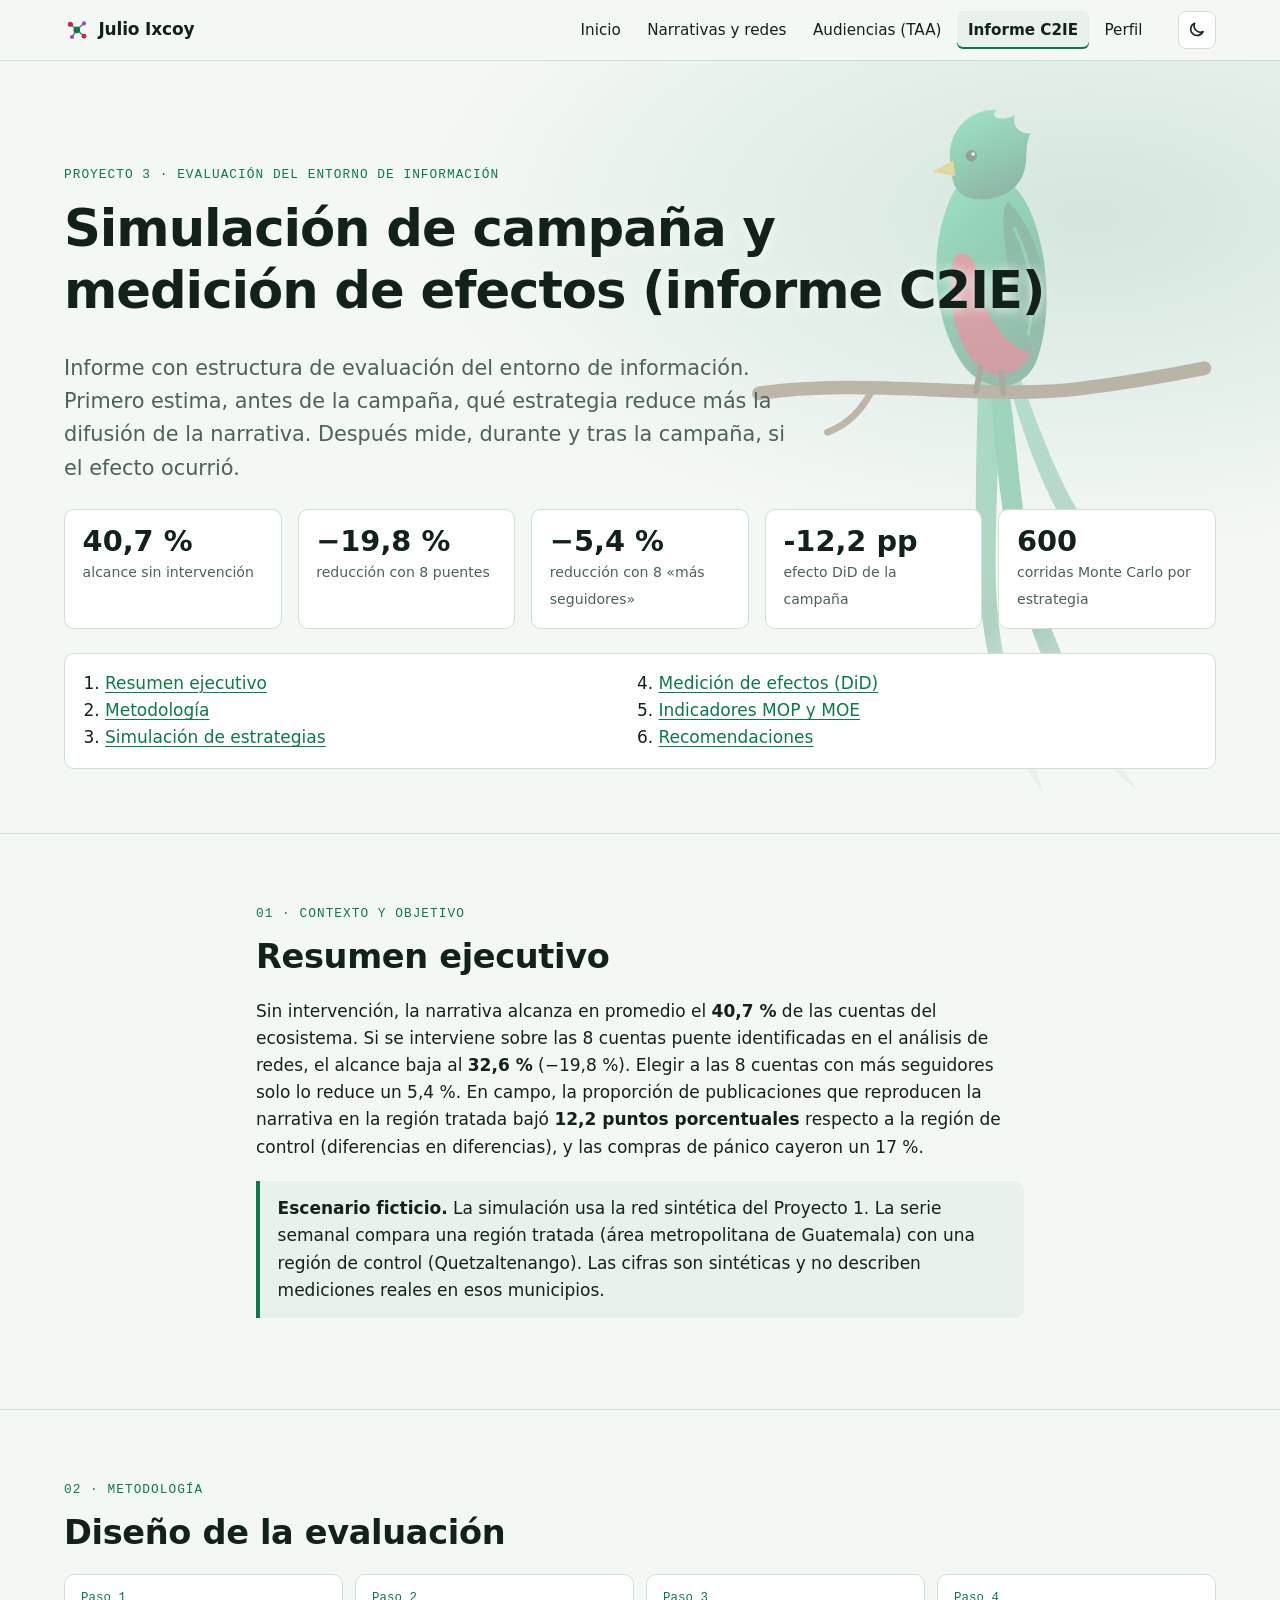
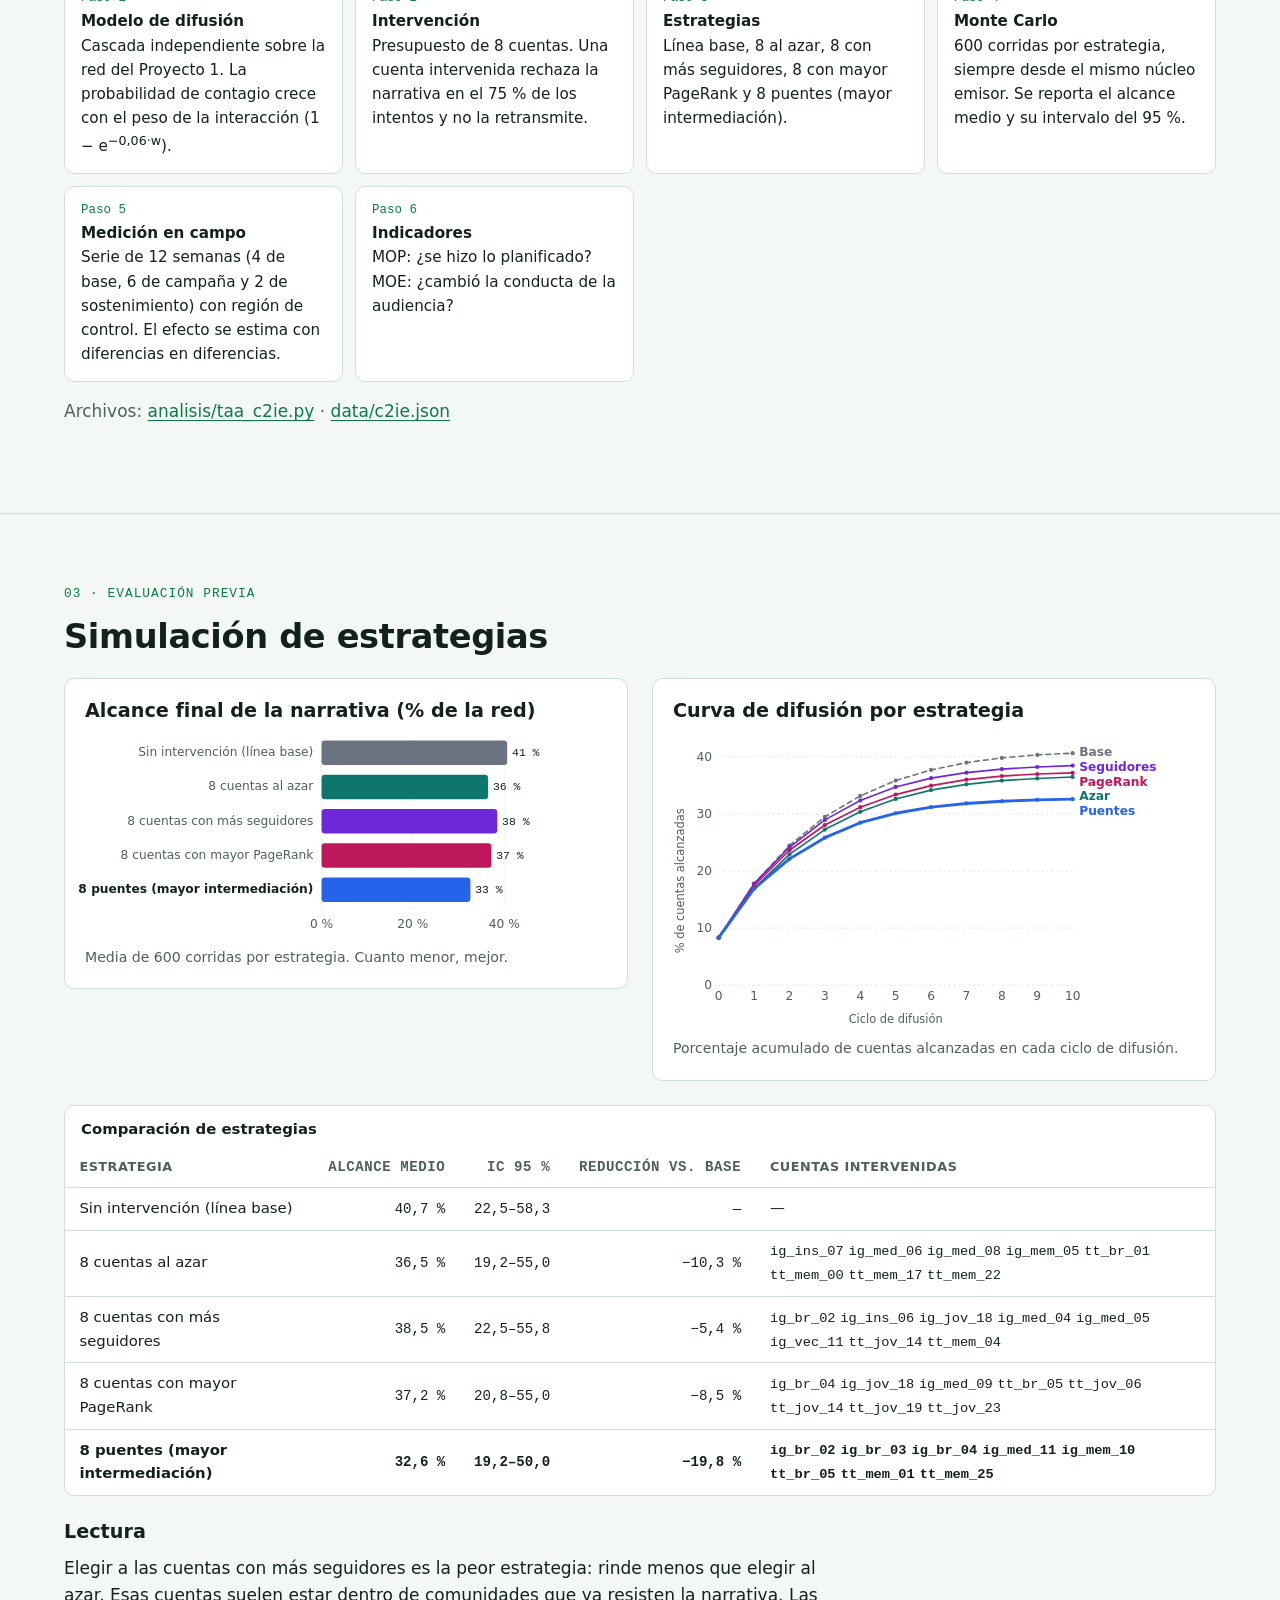
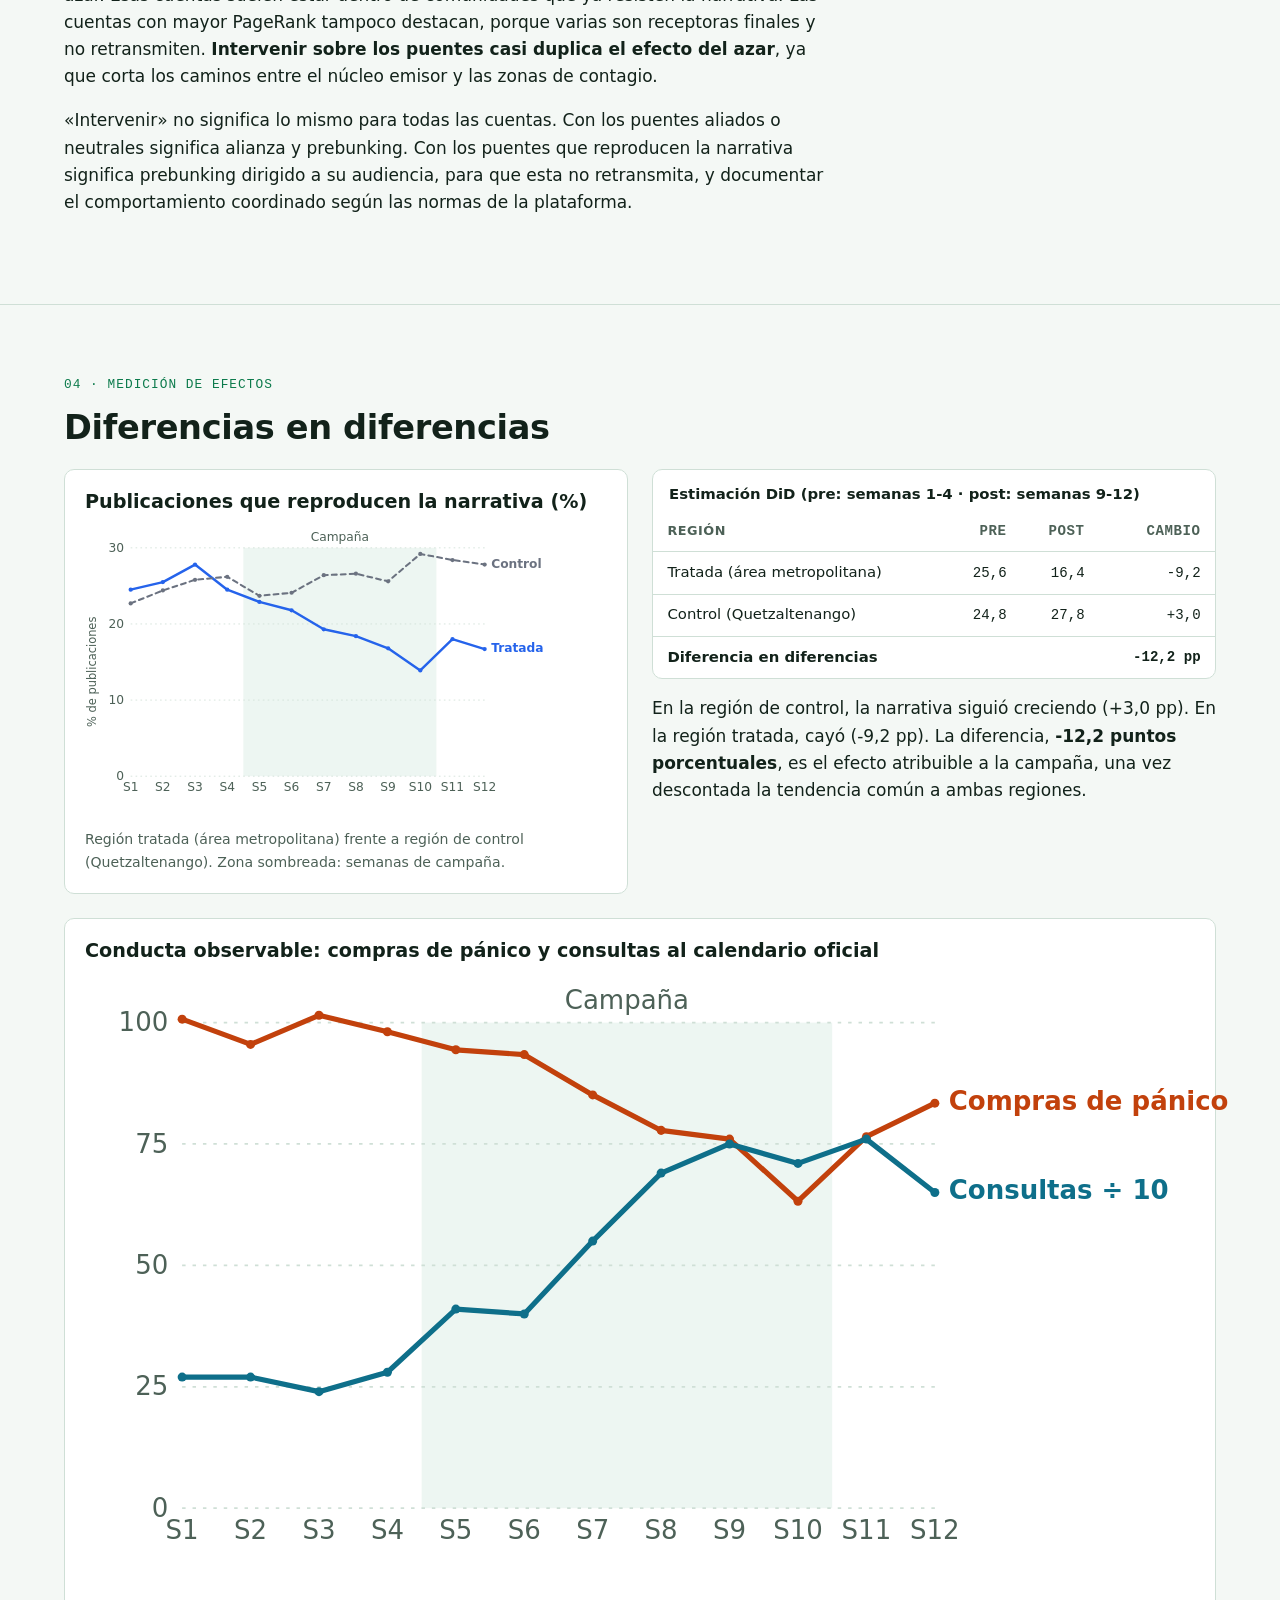
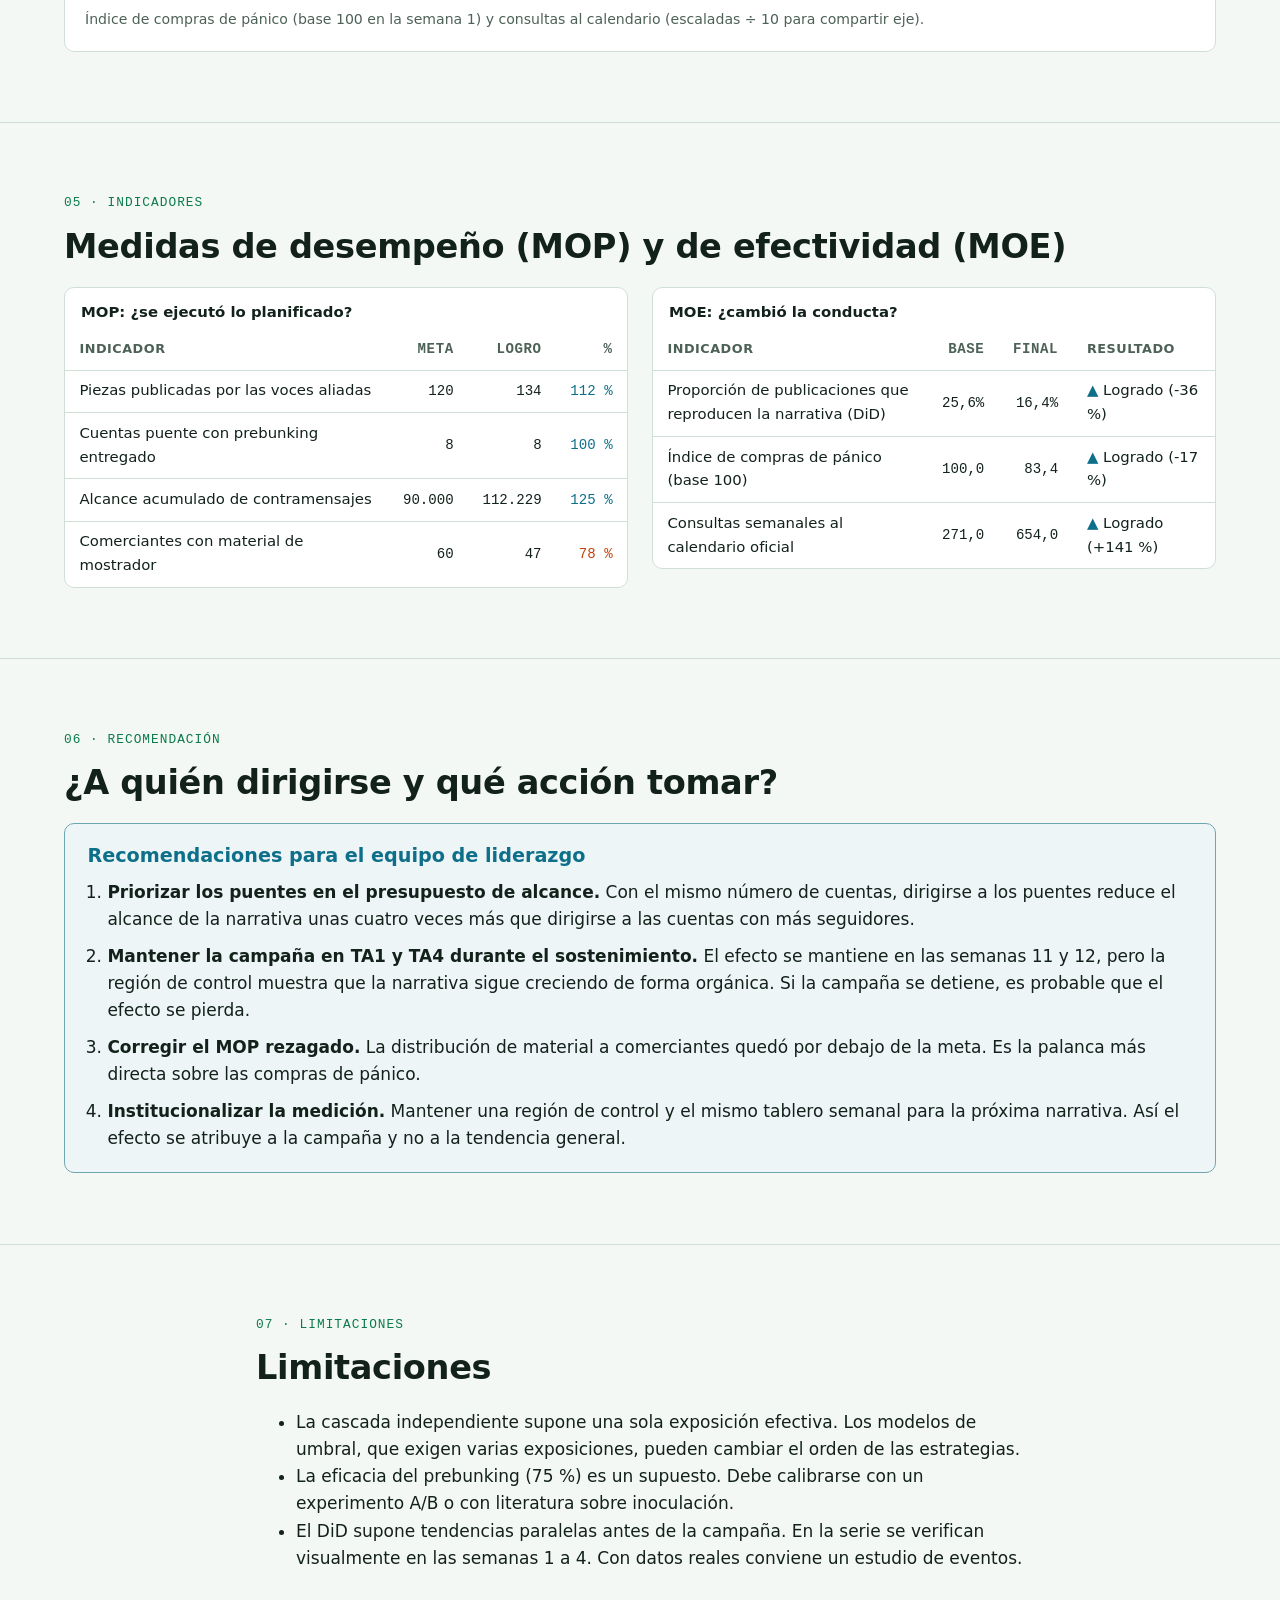
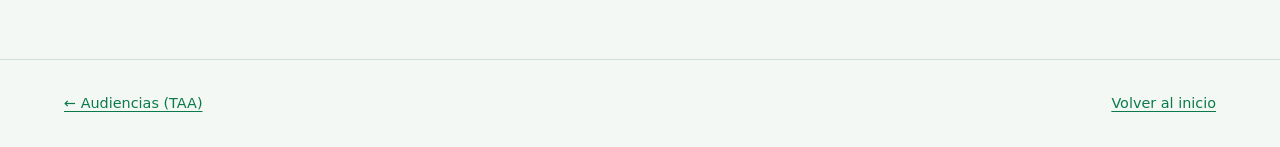
<file: proyectos/c2ie.html>
<!doctype html>
<html lang="es-GT">
<head>
  <meta charset="utf-8">
  <meta name="viewport" content="width=device-width, initial-scale=1">
  <meta name="color-scheme" content="light dark">
  <script>try{document.querySelector('meta[name=color-scheme]').content=localStorage.getItem('color-scheme')??'light dark'}catch(e){}</script>
  <meta name="robots" content="noindex, nofollow">
  <title>Simulación de campaña y medición de efectos (informe C2IE) · Julio Ixcoy</title>
  <meta name="description" content="Simulación Monte Carlo de estrategias de prebunking sobre una red de TikTok e Instagram, diferencias en diferencias e indicadores MOP/MOE.">
  <link rel="icon" href="../assets/img/icono.svg" type="image/svg+xml">
  <link rel="icon" href="../assets/img/icono-48.png" type="image/png" sizes="48x48">
  <link rel="apple-touch-icon" href="../assets/img/apple-touch-icon.png">
  <link rel="stylesheet" href="../assets/css/estilos.css">
  <script src="../assets/js/nav.js" defer></script>
  <script type="module" src="../assets/js/c2ie.js"></script>
</head>
<body>
  <a class="skip-link" href="#contenido">Saltar al contenido</a>

  <header class="site-header">
    <div class="header-inner">
      <a class="site-logo" href="../index.html">
        <svg viewBox="0 0 32 32" aria-hidden="true"><g fill="none" stroke="currentColor" stroke-width="2"><path d="M8 9 16 16 25 8M16 16 10 25M16 16l9 8" opacity=".55"/></g><circle cx="8" cy="9" r="3.2" fill="var(--tiktok)"/><circle cx="25" cy="8" r="2.6" fill="var(--instagram)"/><circle cx="16" cy="16" r="4.2" fill="var(--accent)"/><circle cx="10" cy="25" r="2.6" fill="var(--instagram)"/><circle cx="25" cy="24" r="3" fill="var(--tiktok)"/></svg>
        <span>Julio Ixcoy</span>
      </a>
      <nav class="site-nav" aria-label="Principal">
        <button class="menu-button" type="button" popovertarget="site-menu" aria-controls="site-menu">
          <svg viewBox="0 0 24 24" aria-hidden="true"><path d="M4 7h16M4 12h16M4 17h16" stroke="currentColor" stroke-width="2" stroke-linecap="round"/></svg>
          <span>Menú</span>
        </button>
        <ul id="site-menu" class="site-menu" popover="auto">
          <li><a href="../index.html">Inicio</a></li>
          <li><a href="red-influencia.html">Narrativas y redes</a></li>
          <li><a href="taa.html">Audiencias (TAA)</a></li>
          <li><a href="c2ie.html" aria-current="page">Informe C2IE</a></li>
          <li><a href="../index.html#perfil">Perfil</a></li>
        </ul>
      </nav>
      <button class="tema-boton" type="button" id="tema-boton">
        <svg class="a-oscuro" viewBox="0 0 24 24" aria-hidden="true"><path d="M20 14.5A8 8 0 0 1 9.5 4a8 8 0 1 0 10.5 10.5Z" fill="none" stroke="currentColor" stroke-width="2" stroke-linejoin="round"/></svg>
        <span class="a-oscuro visualmente-oculto">Cambiar a tema oscuro</span>
        <svg class="a-claro" viewBox="0 0 24 24" aria-hidden="true"><g fill="none" stroke="currentColor" stroke-width="2" stroke-linecap="round"><circle cx="12" cy="12" r="4"/><path d="M12 2v2M12 20v2M2 12h2M20 12h2M4.9 4.9l1.4 1.4M17.7 17.7l1.4 1.4M4.9 19.1l1.4-1.4M17.7 6.3l1.4-1.4"/></g></svg>
        <span class="a-claro visualmente-oculto">Cambiar a tema claro</span>
      </button>
    </div>
  </header>

  <main id="contenido">
    <section class="hero">
      <div class="contenedor">
        <span class="eyebrow">Proyecto 3 · Evaluación del entorno de información</span>
        <h1>Simulación de campaña y medición de efectos (informe C2IE)</h1>
        <p class="lead">Informe con estructura de evaluación del entorno de información. Primero estima, antes de la campaña, qué estrategia reduce más la difusión de la narrativa. Después mide, durante y tras la campaña, si el efecto ocurrió.</p>
        <div class="ficha" id="kpis"></div>
        <nav class="indice" aria-label="En esta página">
          <ol>
            <li><a href="#resumen">Resumen ejecutivo</a></li>
            <li><a href="#metodologia">Metodología</a></li>
            <li><a href="#simulacion">Simulación de estrategias</a></li>
            <li><a href="#efectos">Medición de efectos (DiD)</a></li>
            <li><a href="#indicadores">Indicadores MOP y MOE</a></li>
            <li><a href="#recomendaciones">Recomendaciones</a></li>
          </ol>
        </nav>
      </div>
    </section>

    <section id="resumen" aria-labelledby="t-resumen">
      <div class="contenedor prosa">
        <span class="eyebrow">01 · Contexto y objetivo</span>
        <h2 id="t-resumen">Resumen ejecutivo</h2>
        <p id="resumen-texto">Cargando resultados…</p>
        <div class="aviso"><p><strong>Escenario ficticio.</strong> La simulación usa la red sintética del Proyecto 1. La serie semanal compara una región tratada (área metropolitana de Guatemala) con una región de control (Quetzaltenango). Las cifras son sintéticas y no describen mediciones reales en esos municipios.</p></div>
      </div>
    </section>

    <section id="metodologia" aria-labelledby="t-metodologia">
      <div class="contenedor">
        <span class="eyebrow">02 · Metodología</span>
        <h2 id="t-metodologia">Diseño de la evaluación</h2>
        <ol class="pasos">
          <li><strong>Modelo de difusión</strong> Cascada independiente sobre la red del Proyecto 1. La probabilidad de contagio crece con el peso de la interacción (1 − e<sup>−0,06·w</sup>).</li>
          <li><strong>Intervención</strong> Presupuesto de 8 cuentas. Una cuenta intervenida rechaza la narrativa en el 75 % de los intentos y no la retransmite.</li>
          <li><strong>Estrategias</strong> Línea base, 8 al azar, 8 con más seguidores, 8 con mayor PageRank y 8 puentes (mayor intermediación).</li>
          <li><strong>Monte Carlo</strong> 600 corridas por estrategia, siempre desde el mismo núcleo emisor. Se reporta el alcance medio y su intervalo del 95 %.</li>
          <li><strong>Medición en campo</strong> Serie de 12 semanas (4 de base, 6 de campaña y 2 de sostenimiento) con región de control. El efecto se estima con diferencias en diferencias.</li>
          <li><strong>Indicadores</strong> MOP: ¿se hizo lo planificado? MOE: ¿cambió la conducta de la audiencia?</li>
        </ol>
        <p class="muted" style="margin-block-start:1rem">Archivos: <a href="../analisis/taa_c2ie.py">analisis/taa_c2ie.py</a> · <a href="../data/c2ie.json">data/c2ie.json</a></p>
      </div>
    </section>

    <section id="simulacion" aria-labelledby="t-simulacion">
      <div class="contenedor">
        <span class="eyebrow">03 · Evaluación previa</span>
        <h2 id="t-simulacion">Simulación de estrategias</h2>
        <div class="dos-col">
          <figure class="panel grafico">
            <h3>Alcance final de la narrativa (% de la red)</h3>
            <div id="g-alcance"></div>
            <figcaption>Media de 600 corridas por estrategia. Cuanto menor, mejor.</figcaption>
          </figure>
          <figure class="panel grafico">
            <h3>Curva de difusión por estrategia</h3>
            <div id="g-curvas"></div>
            <figcaption>Porcentaje acumulado de cuentas alcanzadas en cada ciclo de difusión.</figcaption>
          </figure>
        </div>
        <div class="tabla-scroll" style="margin-block-start:1.5rem">
          <table id="tabla-estrategias">
            <caption>Comparación de estrategias</caption>
            <thead><tr><th>Estrategia</th><th class="num">Alcance medio</th><th class="num">IC 95 %</th><th class="num">Reducción vs. base</th><th>Cuentas intervenidas</th></tr></thead>
            <tbody></tbody>
          </table>
        </div>
        <div class="prosa" style="margin-block-start:1.5rem">
          <h3>Lectura</h3>
          <p>Elegir a las cuentas con más seguidores es la peor estrategia: rinde menos que elegir al azar. Esas cuentas suelen estar dentro de comunidades que ya resisten la narrativa. Las cuentas con mayor PageRank tampoco destacan, porque varias son receptoras finales y no retransmiten. <strong>Intervenir sobre los puentes casi duplica el efecto del azar</strong>, ya que corta los caminos entre el núcleo emisor y las zonas de contagio.</p>
          <p>«Intervenir» no significa lo mismo para todas las cuentas. Con los puentes aliados o neutrales significa alianza y prebunking. Con los puentes que reproducen la narrativa significa prebunking dirigido a su audiencia, para que esta no retransmita, y documentar el comportamiento coordinado según las normas de la plataforma.</p>
        </div>
      </div>
    </section>

    <section id="efectos" aria-labelledby="t-efectos">
      <div class="contenedor">
        <span class="eyebrow">04 · Medición de efectos</span>
        <h2 id="t-efectos">Diferencias en diferencias</h2>
        <div class="dos-col">
          <figure class="panel grafico">
            <h3>Publicaciones que reproducen la narrativa (%)</h3>
            <div id="g-did"></div>
            <figcaption>Región tratada (área metropolitana) frente a región de control (Quetzaltenango). Zona sombreada: semanas de campaña.</figcaption>
          </figure>
          <div>
            <div class="tabla-scroll">
              <table id="tabla-did">
                <caption>Estimación DiD (pre: semanas 1-4 · post: semanas 9-12)</caption>
                <thead><tr><th>Región</th><th class="num">Pre</th><th class="num">Post</th><th class="num">Cambio</th></tr></thead>
                <tbody></tbody>
              </table>
            </div>
            <p class="prosa" id="did-texto" style="margin-block-start:1rem"></p>
          </div>
        </div>
        <figure class="panel grafico" style="margin-block-start:1.5rem">
          <h3>Conducta observable: compras de pánico y consultas al calendario oficial</h3>
          <div id="g-conducta"></div>
          <figcaption>Índice de compras de pánico (base 100 en la semana 1) y consultas al calendario (escaladas ÷ 10 para compartir eje).</figcaption>
        </figure>
      </div>
    </section>

    <section id="indicadores" aria-labelledby="t-indicadores">
      <div class="contenedor">
        <span class="eyebrow">05 · Indicadores</span>
        <h2 id="t-indicadores">Medidas de desempeño (MOP) y de efectividad (MOE)</h2>
        <div class="dos-col">
          <div class="tabla-scroll">
            <table id="tabla-mop">
              <caption>MOP: ¿se ejecutó lo planificado?</caption>
              <thead><tr><th>Indicador</th><th class="num">Meta</th><th class="num">Logro</th><th class="num">%</th></tr></thead>
              <tbody></tbody>
            </table>
          </div>
          <div class="tabla-scroll">
            <table id="tabla-moe">
              <caption>MOE: ¿cambió la conducta?</caption>
              <thead><tr><th>Indicador</th><th class="num">Base</th><th class="num">Final</th><th>Resultado</th></tr></thead>
              <tbody></tbody>
            </table>
          </div>
        </div>
      </div>
    </section>

    <section id="recomendaciones" aria-labelledby="t-recomendaciones">
      <div class="contenedor">
        <span class="eyebrow">06 · Recomendación</span>
        <h2 id="t-recomendaciones">¿A quién dirigirse y qué acción tomar?</h2>
        <div class="recomendacion">
          <h3>Recomendaciones para el equipo de liderazgo</h3>
          <ol>
            <li><strong>Priorizar los puentes en el presupuesto de alcance.</strong> Con el mismo número de cuentas, dirigirse a los puentes reduce el alcance de la narrativa unas cuatro veces más que dirigirse a las cuentas con más seguidores.</li>
            <li><strong>Mantener la campaña en TA1 y TA4 durante el sostenimiento.</strong> El efecto se mantiene en las semanas 11 y 12, pero la región de control muestra que la narrativa sigue creciendo de forma orgánica. Si la campaña se detiene, es probable que el efecto se pierda.</li>
            <li><strong>Corregir el MOP rezagado.</strong> La distribución de material a comerciantes quedó por debajo de la meta. Es la palanca más directa sobre las compras de pánico.</li>
            <li><strong>Institucionalizar la medición.</strong> Mantener una región de control y el mismo tablero semanal para la próxima narrativa. Así el efecto se atribuye a la campaña y no a la tendencia general.</li>
          </ol>
        </div>
      </div>
    </section>

    <section aria-labelledby="t-limitaciones">
      <div class="contenedor prosa">
        <span class="eyebrow">07 · Limitaciones</span>
        <h2 id="t-limitaciones">Limitaciones</h2>
        <ul>
          <li>La cascada independiente supone una sola exposición efectiva. Los modelos de umbral, que exigen varias exposiciones, pueden cambiar el orden de las estrategias.</li>
          <li>La eficacia del prebunking (75 %) es un supuesto. Debe calibrarse con un experimento A/B o con literatura sobre inoculación.</li>
          <li>El DiD supone tendencias paralelas antes de la campaña. En la serie se verifican visualmente en las semanas 1 a 4. Con datos reales conviene un estudio de eventos.</li>
        </ul>
      </div>
    </section>
  </main>

  <footer class="site-footer">
    <div class="contenedor">
      <span><a href="taa.html">← Audiencias (TAA)</a></span>
      <span><a href="../index.html">Volver al inicio</a></span>
    </div>
  </footer>
</body>
</html>
</file>
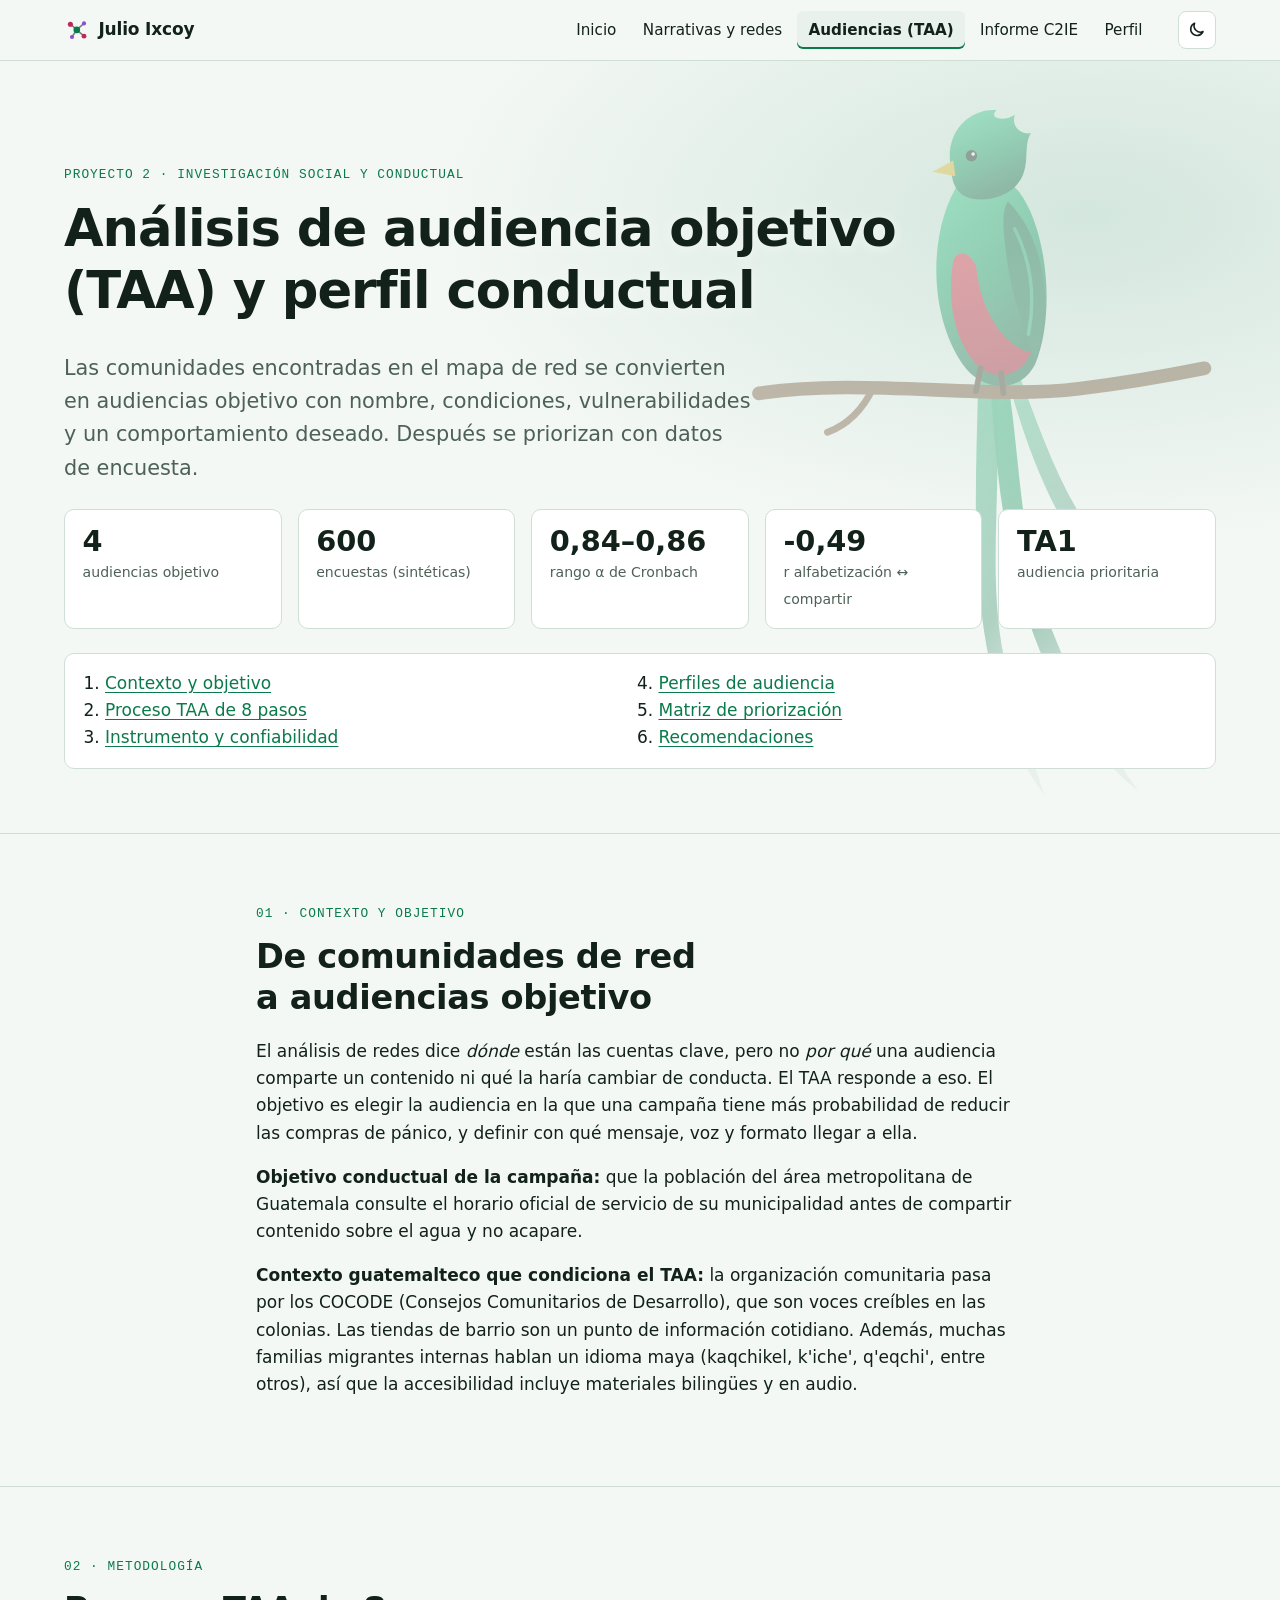
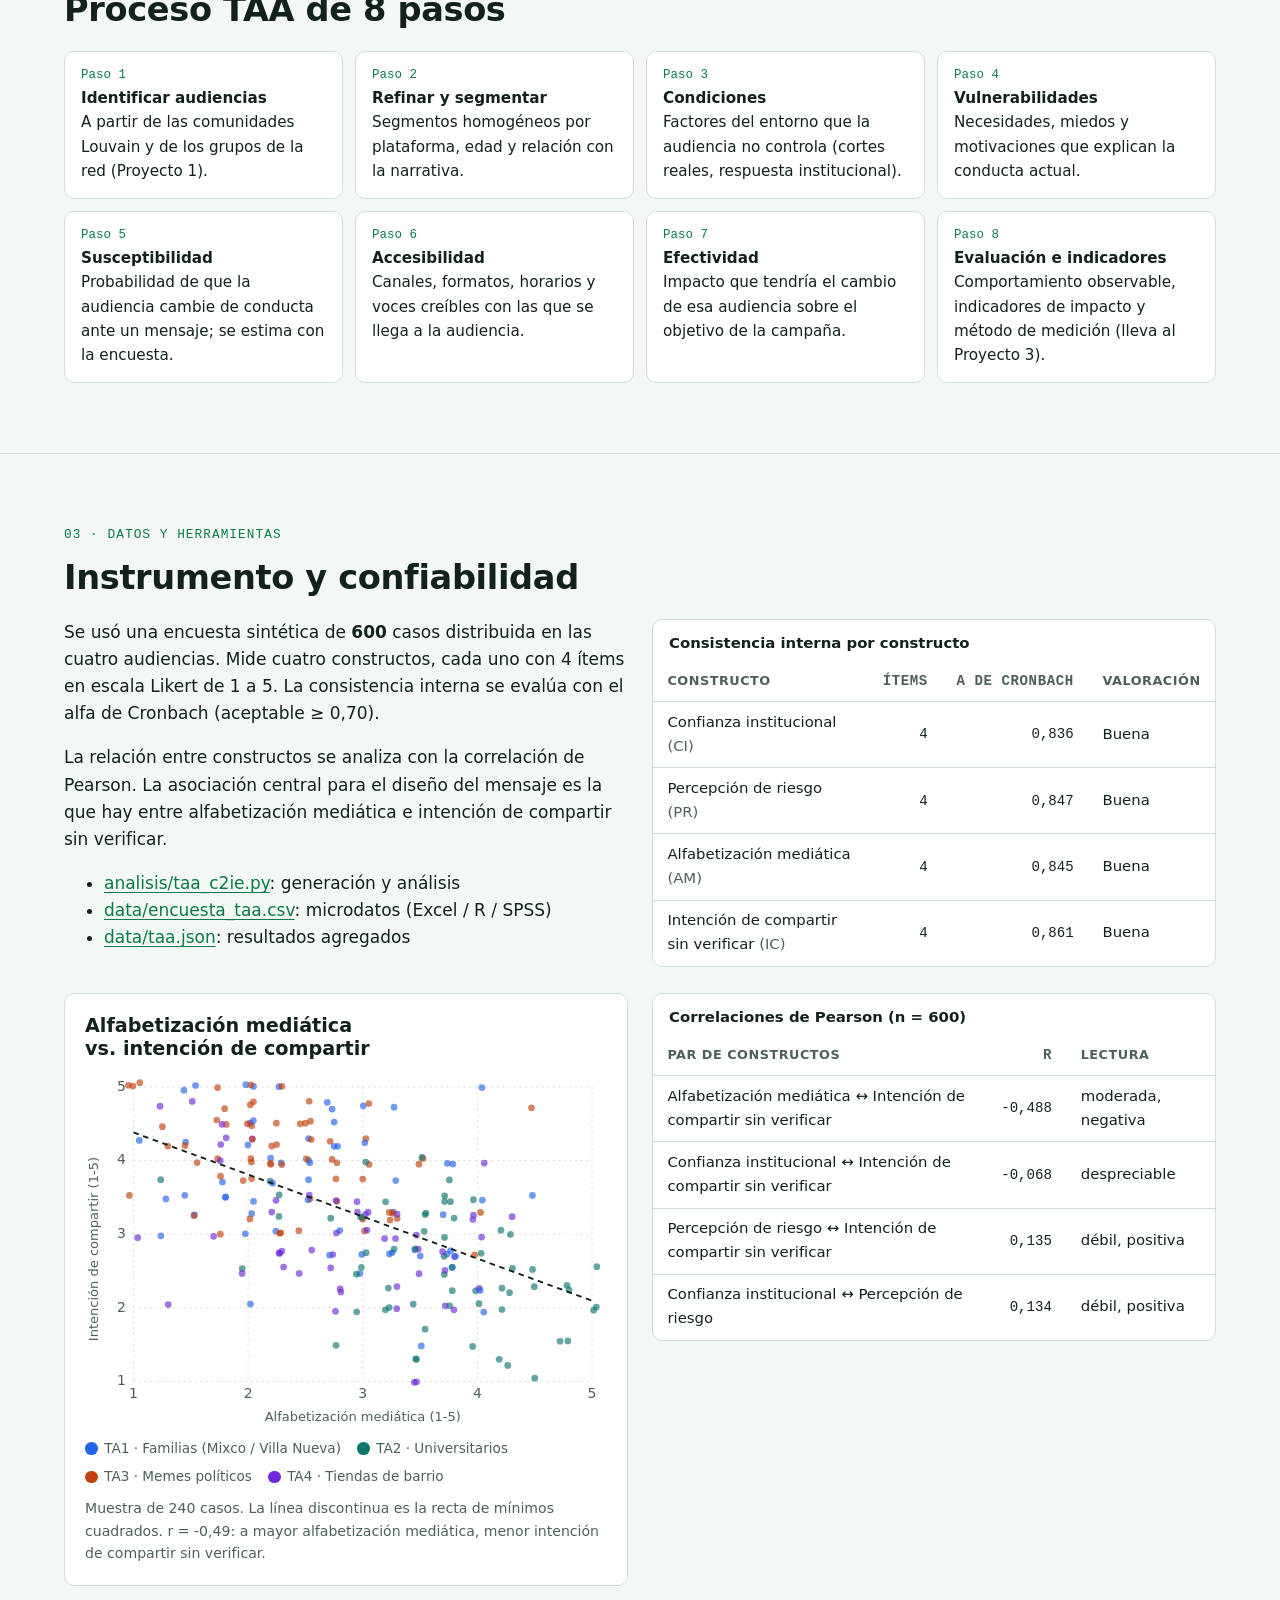
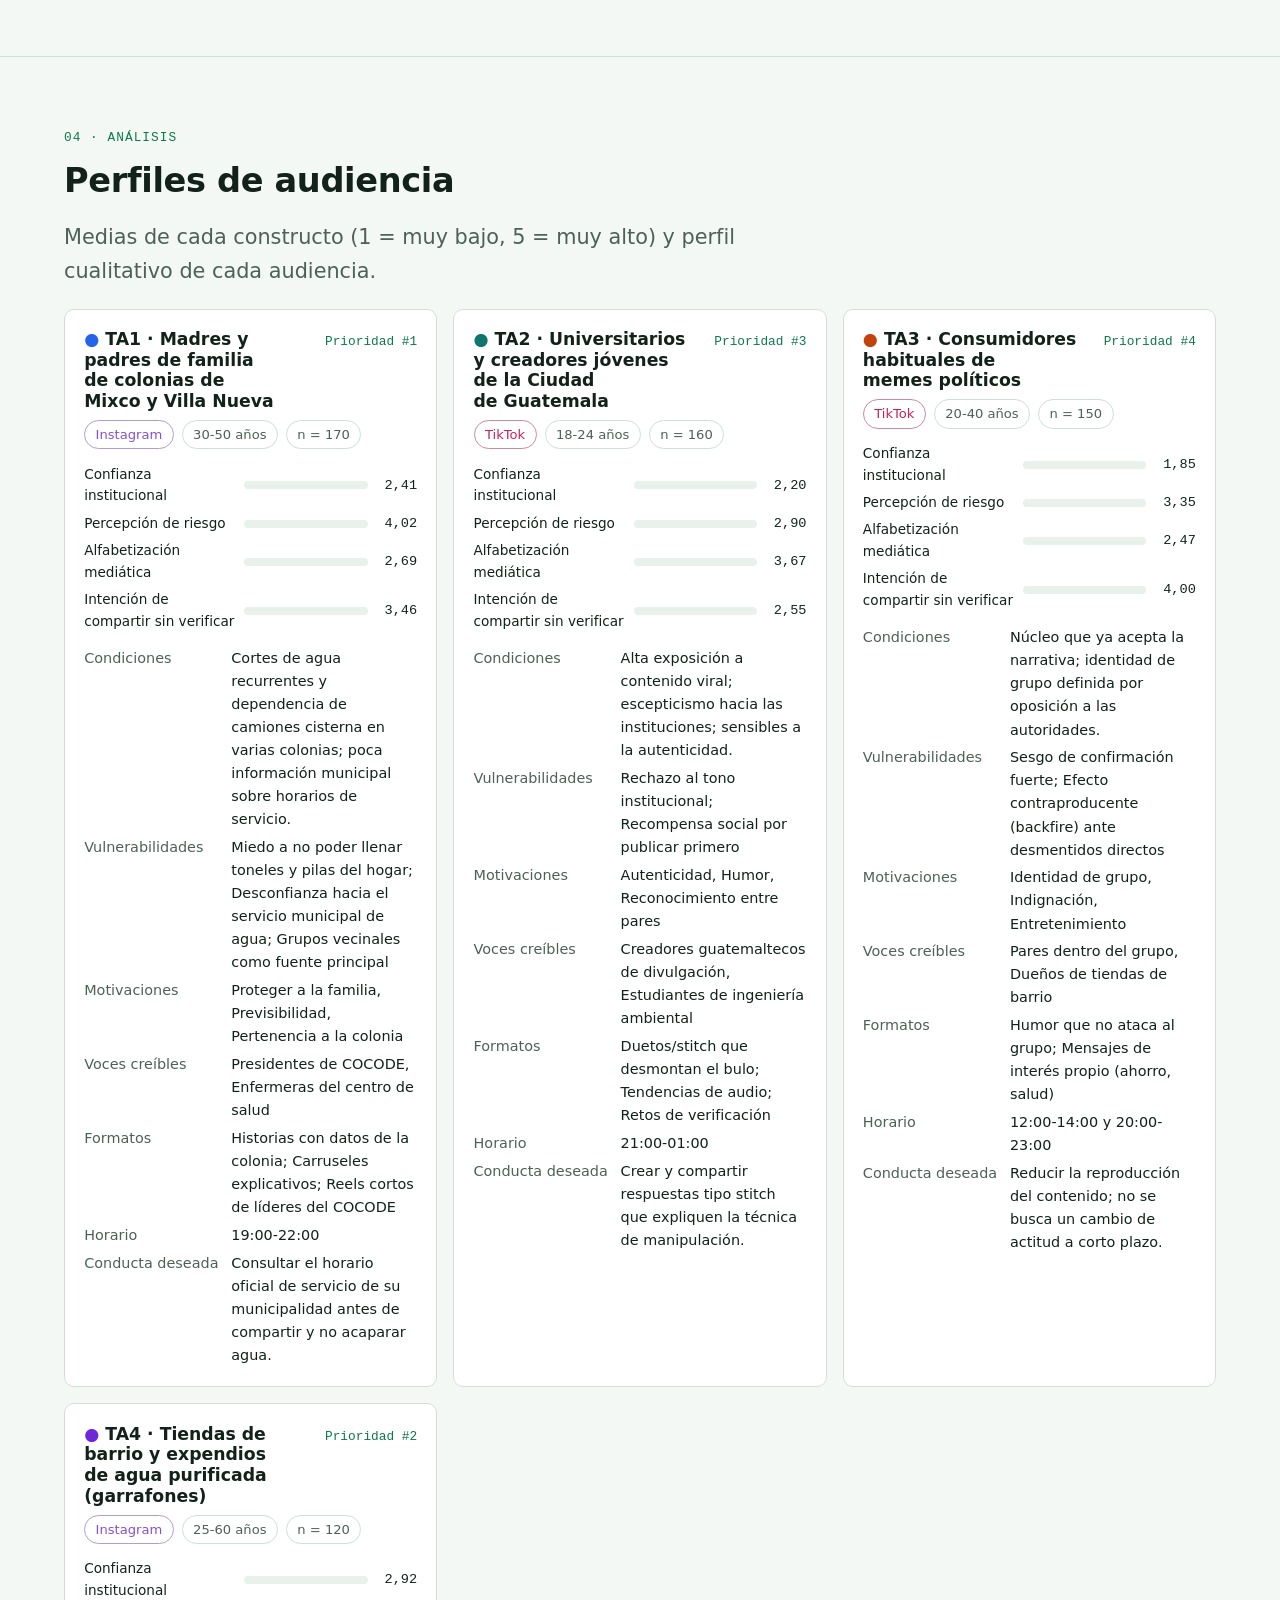
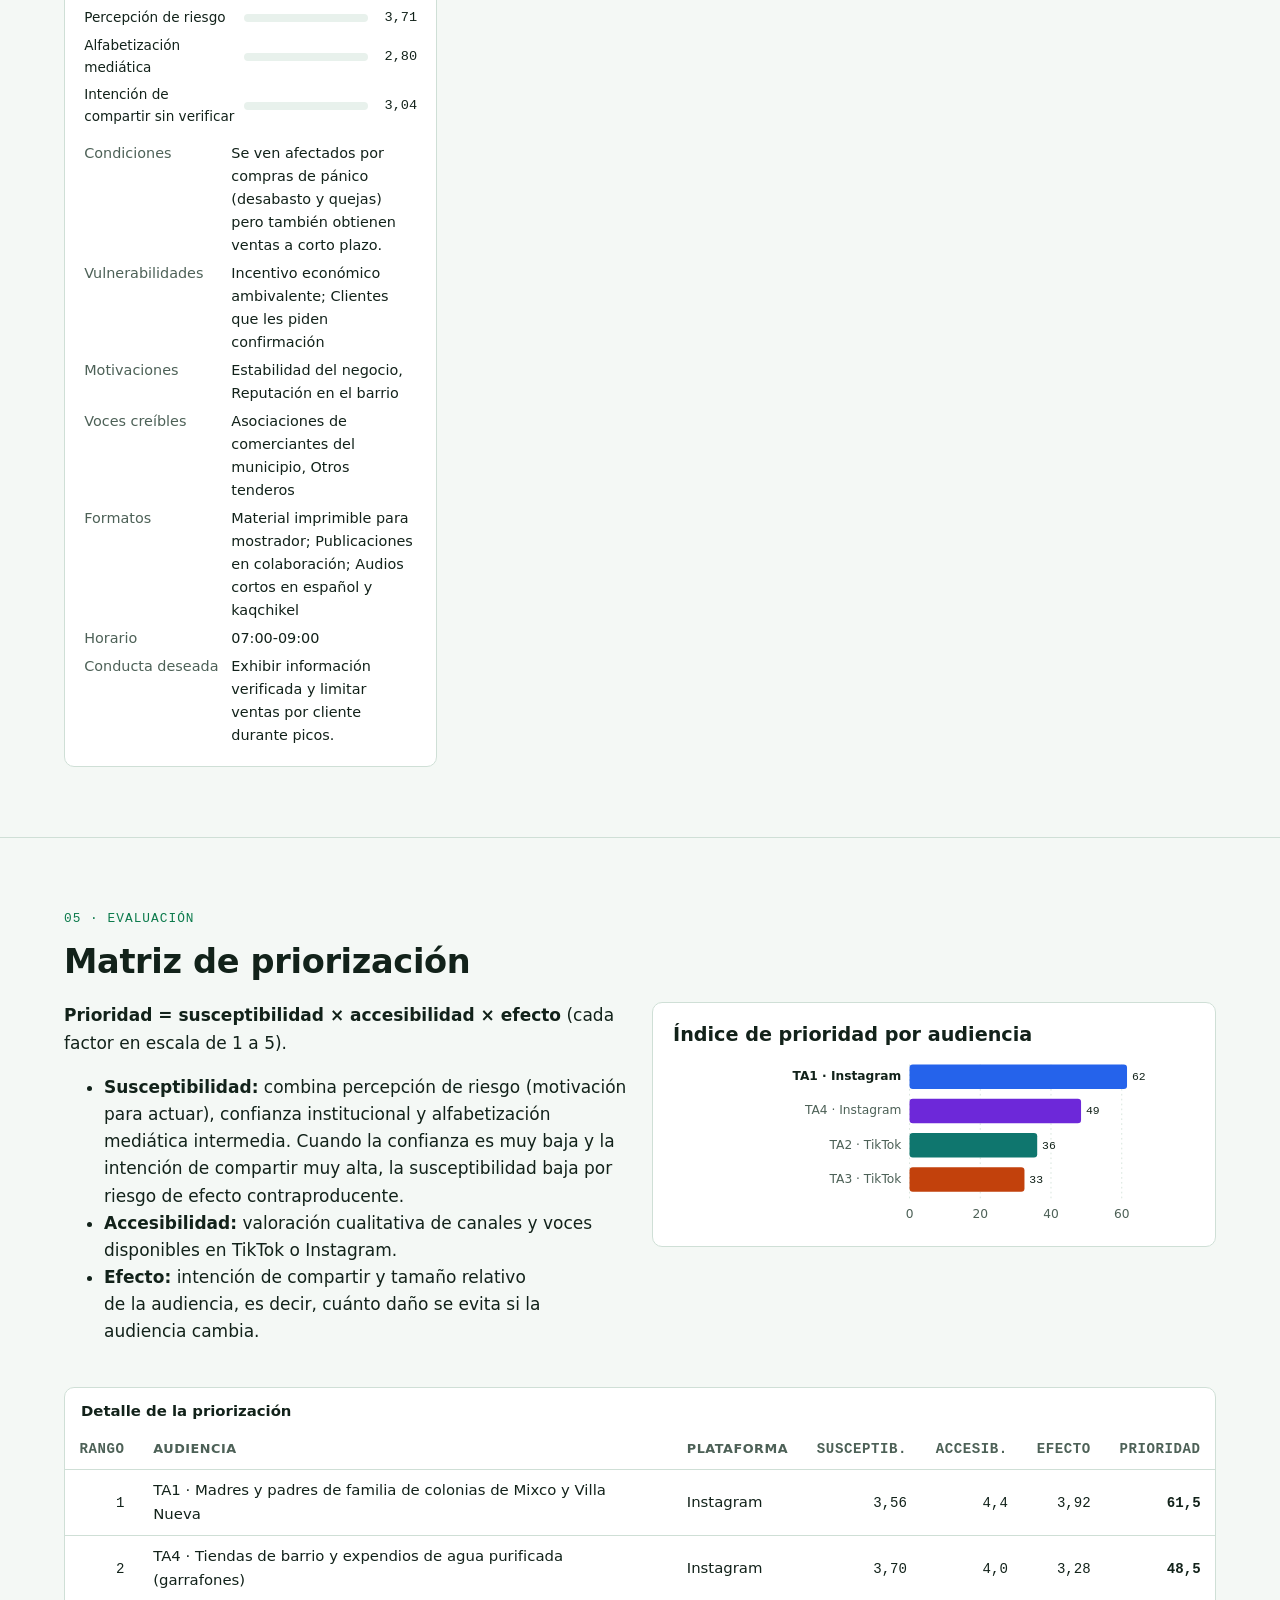
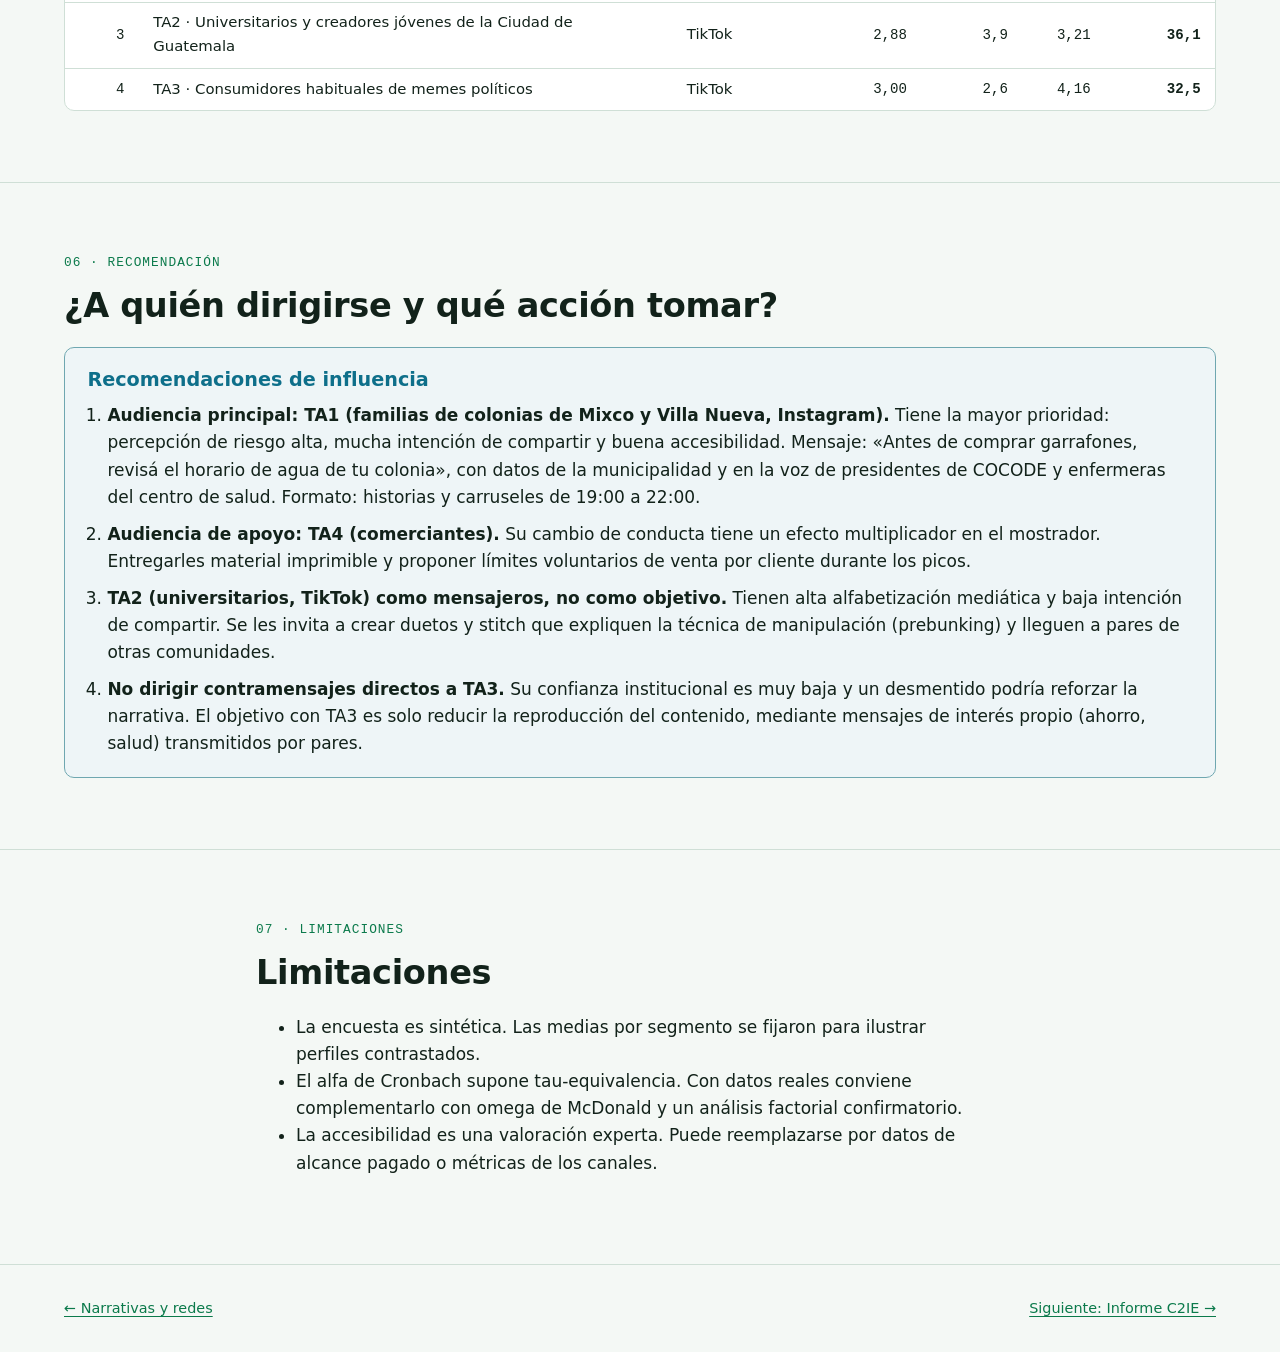
<file: proyectos/taa.html>
<!doctype html>
<html lang="es-GT">
<head>
  <meta charset="utf-8">
  <meta name="viewport" content="width=device-width, initial-scale=1">
  <meta name="color-scheme" content="light dark">
  <script>try{document.querySelector('meta[name=color-scheme]').content=localStorage.getItem('color-scheme')??'light dark'}catch(e){}</script>
  <meta name="robots" content="noindex, nofollow">
  <title>Análisis de audiencia objetivo (TAA) y perfil conductual · Julio Ixcoy</title>
  <meta name="description" content="TAA de 8 pasos sobre audiencias de TikTok e Instagram: encuesta sintética, alfa de Cronbach, correlaciones y matriz de priorización.">
  <link rel="icon" href="../assets/img/icono.svg" type="image/svg+xml">
  <link rel="icon" href="../assets/img/icono-48.png" type="image/png" sizes="48x48">
  <link rel="apple-touch-icon" href="../assets/img/apple-touch-icon.png">
  <link rel="stylesheet" href="../assets/css/estilos.css">
  <script src="../assets/js/nav.js" defer></script>
  <script type="module" src="../assets/js/taa.js"></script>
</head>
<body>
  <a class="skip-link" href="#contenido">Saltar al contenido</a>

  <header class="site-header">
    <div class="header-inner">
      <a class="site-logo" href="../index.html">
        <svg viewBox="0 0 32 32" aria-hidden="true"><g fill="none" stroke="currentColor" stroke-width="2"><path d="M8 9 16 16 25 8M16 16 10 25M16 16l9 8" opacity=".55"/></g><circle cx="8" cy="9" r="3.2" fill="var(--tiktok)"/><circle cx="25" cy="8" r="2.6" fill="var(--instagram)"/><circle cx="16" cy="16" r="4.2" fill="var(--accent)"/><circle cx="10" cy="25" r="2.6" fill="var(--instagram)"/><circle cx="25" cy="24" r="3" fill="var(--tiktok)"/></svg>
        <span>Julio Ixcoy</span>
      </a>
      <nav class="site-nav" aria-label="Principal">
        <button class="menu-button" type="button" popovertarget="site-menu" aria-controls="site-menu">
          <svg viewBox="0 0 24 24" aria-hidden="true"><path d="M4 7h16M4 12h16M4 17h16" stroke="currentColor" stroke-width="2" stroke-linecap="round"/></svg>
          <span>Menú</span>
        </button>
        <ul id="site-menu" class="site-menu" popover="auto">
          <li><a href="../index.html">Inicio</a></li>
          <li><a href="red-influencia.html">Narrativas y redes</a></li>
          <li><a href="taa.html" aria-current="page">Audiencias (TAA)</a></li>
          <li><a href="c2ie.html">Informe C2IE</a></li>
          <li><a href="../index.html#perfil">Perfil</a></li>
        </ul>
      </nav>
      <button class="tema-boton" type="button" id="tema-boton">
        <svg class="a-oscuro" viewBox="0 0 24 24" aria-hidden="true"><path d="M20 14.5A8 8 0 0 1 9.5 4a8 8 0 1 0 10.5 10.5Z" fill="none" stroke="currentColor" stroke-width="2" stroke-linejoin="round"/></svg>
        <span class="a-oscuro visualmente-oculto">Cambiar a tema oscuro</span>
        <svg class="a-claro" viewBox="0 0 24 24" aria-hidden="true"><g fill="none" stroke="currentColor" stroke-width="2" stroke-linecap="round"><circle cx="12" cy="12" r="4"/><path d="M12 2v2M12 20v2M2 12h2M20 12h2M4.9 4.9l1.4 1.4M17.7 17.7l1.4 1.4M4.9 19.1l1.4-1.4M17.7 6.3l1.4-1.4"/></g></svg>
        <span class="a-claro visualmente-oculto">Cambiar a tema claro</span>
      </button>
    </div>
  </header>

  <main id="contenido">
    <section class="hero">
      <div class="contenedor">
        <span class="eyebrow">Proyecto 2 · Investigación social y conductual</span>
        <h1>Análisis de audiencia objetivo (TAA) y perfil conductual</h1>
        <p class="lead">Las comunidades encontradas en el mapa de red se convierten en audiencias objetivo con nombre, condiciones, vulnerabilidades y un comportamiento deseado. Después se priorizan con datos de encuesta.</p>
        <div class="ficha" id="kpis"></div>
        <nav class="indice" aria-label="En esta página">
          <ol>
            <li><a href="#contexto">Contexto y objetivo</a></li>
            <li><a href="#metodologia">Proceso TAA de 8 pasos</a></li>
            <li><a href="#instrumento">Instrumento y confiabilidad</a></li>
            <li><a href="#audiencias">Perfiles de audiencia</a></li>
            <li><a href="#priorizacion">Matriz de priorización</a></li>
            <li><a href="#recomendaciones">Recomendaciones</a></li>
          </ol>
        </nav>
      </div>
    </section>

    <section id="contexto" aria-labelledby="t-contexto">
      <div class="contenedor prosa">
        <span class="eyebrow">01 · Contexto y objetivo</span>
        <h2 id="t-contexto">De comunidades de red a audiencias objetivo</h2>
        <p>El análisis de redes dice <em>dónde</em> están las cuentas clave, pero no <em>por qué</em> una audiencia comparte un contenido ni qué la haría cambiar de conducta. El TAA responde a eso. El objetivo es elegir la audiencia en la que una campaña tiene más probabilidad de reducir las compras de pánico, y definir con qué mensaje, voz y formato llegar a ella.</p>
        <p><strong>Objetivo conductual de la campaña:</strong> que la población del área metropolitana de Guatemala consulte el horario oficial de servicio de su municipalidad antes de compartir contenido sobre el agua y no acapare.</p>
        <p><strong>Contexto guatemalteco que condiciona el TAA:</strong> la organización comunitaria pasa por los COCODE (Consejos Comunitarios de Desarrollo), que son voces creíbles en las colonias. Las tiendas de barrio son un punto de información cotidiano. Además, muchas familias migrantes internas hablan un idioma maya (kaqchikel, k'iche', q'eqchi', entre otros), así que la accesibilidad incluye materiales bilingües y en audio.</p>
      </div>
    </section>

    <section id="metodologia" aria-labelledby="t-metodologia">
      <div class="contenedor">
        <span class="eyebrow">02 · Metodología</span>
        <h2 id="t-metodologia">Proceso TAA de 8 pasos</h2>
        <ol class="pasos">
          <li><strong>Identificar audiencias</strong> A partir de las comunidades Louvain y de los grupos de la red (Proyecto 1).</li>
          <li><strong>Refinar y segmentar</strong> Segmentos homogéneos por plataforma, edad y relación con la narrativa.</li>
          <li><strong>Condiciones</strong> Factores del entorno que la audiencia no controla (cortes reales, respuesta institucional).</li>
          <li><strong>Vulnerabilidades</strong> Necesidades, miedos y motivaciones que explican la conducta actual.</li>
          <li><strong>Susceptibilidad</strong> Probabilidad de que la audiencia cambie de conducta ante un mensaje; se estima con la encuesta.</li>
          <li><strong>Accesibilidad</strong> Canales, formatos, horarios y voces creíbles con las que se llega a la audiencia.</li>
          <li><strong>Efectividad</strong> Impacto que tendría el cambio de esa audiencia sobre el objetivo de la campaña.</li>
          <li><strong>Evaluación e indicadores</strong> Comportamiento observable, indicadores de impacto y método de medición (lleva al Proyecto 3).</li>
        </ol>
      </div>
    </section>

    <section id="instrumento" aria-labelledby="t-instrumento">
      <div class="contenedor">
        <span class="eyebrow">03 · Datos y herramientas</span>
        <h2 id="t-instrumento">Instrumento y confiabilidad</h2>
        <div class="dos-col">
          <div class="prosa">
            <p>Se usó una encuesta sintética de <strong id="n-total">600</strong> casos distribuida en las cuatro audiencias. Mide cuatro constructos, cada uno con 4 ítems en escala Likert de 1 a 5. La consistencia interna se evalúa con el alfa de Cronbach (aceptable ≥ 0,70).</p>
            <p>La relación entre constructos se analiza con la correlación de Pearson. La asociación central para el diseño del mensaje es la que hay entre alfabetización mediática e intención de compartir sin verificar.</p>
            <ul>
              <li><a href="../analisis/taa_c2ie.py">analisis/taa_c2ie.py</a>: generación y análisis</li>
              <li><a href="../data/encuesta_taa.csv" download>data/encuesta_taa.csv</a>: microdatos (Excel / R / SPSS)</li>
              <li><a href="../data/taa.json">data/taa.json</a>: resultados agregados</li>
            </ul>
          </div>
          <div class="tabla-scroll">
            <table id="tabla-alfa">
              <caption>Consistencia interna por constructo</caption>
              <thead><tr><th>Constructo</th><th class="num">Ítems</th><th class="num">α de Cronbach</th><th>Valoración</th></tr></thead>
              <tbody></tbody>
            </table>
          </div>
        </div>
        <div class="dos-col" style="margin-block-start:1.5rem">
          <figure class="panel grafico">
            <h3>Alfabetización mediática vs. intención de compartir</h3>
            <div id="g-dispersion"></div>
            <ul class="leyenda" id="ley-dispersion"></ul>
            <figcaption id="cap-dispersion">Muestra de 240 casos. La línea discontinua es la recta de mínimos cuadrados.</figcaption>
          </figure>
          <div class="tabla-scroll">
            <table id="tabla-correl">
              <caption>Correlaciones de Pearson (n = 600)</caption>
              <thead><tr><th>Par de constructos</th><th class="num">r</th><th>Lectura</th></tr></thead>
              <tbody></tbody>
            </table>
          </div>
        </div>
      </div>
    </section>

    <section id="audiencias" aria-labelledby="t-audiencias">
      <div class="contenedor">
        <span class="eyebrow">04 · Análisis</span>
        <h2 id="t-audiencias">Perfiles de audiencia</h2>
        <p class="lead">Medias de cada constructo (1 = muy bajo, 5 = muy alto) y perfil cualitativo de cada audiencia.</p>
        <div class="segmentos" id="segmentos"></div>
      </div>
    </section>

    <section id="priorizacion" aria-labelledby="t-priorizacion">
      <div class="contenedor">
        <span class="eyebrow">05 · Evaluación</span>
        <h2 id="t-priorizacion">Matriz de priorización</h2>
        <div class="dos-col">
          <div class="prosa">
            <p><strong>Prioridad = susceptibilidad × accesibilidad × efecto</strong> (cada factor en escala de 1 a 5).</p>
            <ul>
              <li><strong>Susceptibilidad:</strong> combina percepción de riesgo (motivación para actuar), confianza institucional y alfabetización mediática intermedia. Cuando la confianza es muy baja y la intención de compartir muy alta, la susceptibilidad baja por riesgo de efecto contraproducente.</li>
              <li><strong>Accesibilidad:</strong> valoración cualitativa de canales y voces disponibles en TikTok o Instagram.</li>
              <li><strong>Efecto:</strong> intención de compartir y tamaño relativo de la audiencia, es decir, cuánto daño se evita si la audiencia cambia.</li>
            </ul>
          </div>
          <figure class="panel grafico">
            <h3>Índice de prioridad por audiencia</h3>
            <div id="g-prioridad"></div>
          </figure>
        </div>
        <div class="tabla-scroll" style="margin-block-start:1.5rem">
          <table id="tabla-prioridad">
            <caption>Detalle de la priorización</caption>
            <thead><tr><th class="num">Rango</th><th>Audiencia</th><th>Plataforma</th><th class="num">Susceptib.</th><th class="num">Accesib.</th><th class="num">Efecto</th><th class="num">Prioridad</th></tr></thead>
            <tbody></tbody>
          </table>
        </div>
      </div>
    </section>

    <section id="recomendaciones" aria-labelledby="t-recomendaciones">
      <div class="contenedor">
        <span class="eyebrow">06 · Recomendación</span>
        <h2 id="t-recomendaciones">¿A quién dirigirse y qué acción tomar?</h2>
        <div class="recomendacion">
          <h3>Recomendaciones de influencia</h3>
          <ol>
            <li><strong>Audiencia principal: TA1 (familias de colonias de Mixco y Villa Nueva, Instagram).</strong> Tiene la mayor prioridad: percepción de riesgo alta, mucha intención de compartir y buena accesibilidad. Mensaje: «Antes de comprar garrafones, revisá el horario de agua de tu colonia», con datos de la municipalidad y en la voz de presidentes de COCODE y enfermeras del centro de salud. Formato: historias y carruseles de 19:00 a 22:00.</li>
            <li><strong>Audiencia de apoyo: TA4 (comerciantes).</strong> Su cambio de conducta tiene un efecto multiplicador en el mostrador. Entregarles material imprimible y proponer límites voluntarios de venta por cliente durante los picos.</li>
            <li><strong>TA2 (universitarios, TikTok) como mensajeros, no como objetivo.</strong> Tienen alta alfabetización mediática y baja intención de compartir. Se les invita a crear duetos y stitch que expliquen la técnica de manipulación (prebunking) y lleguen a pares de otras comunidades.</li>
            <li><strong>No dirigir contramensajes directos a TA3.</strong> Su confianza institucional es muy baja y un desmentido podría reforzar la narrativa. El objetivo con TA3 es solo reducir la reproducción del contenido, mediante mensajes de interés propio (ahorro, salud) transmitidos por pares.</li>
          </ol>
        </div>
      </div>
    </section>

    <section aria-labelledby="t-limitaciones">
      <div class="contenedor prosa">
        <span class="eyebrow">07 · Limitaciones</span>
        <h2 id="t-limitaciones">Limitaciones</h2>
        <ul>
          <li>La encuesta es sintética. Las medias por segmento se fijaron para ilustrar perfiles contrastados.</li>
          <li>El alfa de Cronbach supone tau-equivalencia. Con datos reales conviene complementarlo con omega de McDonald y un análisis factorial confirmatorio.</li>
          <li>La accesibilidad es una valoración experta. Puede reemplazarse por datos de alcance pagado o métricas de los canales.</li>
        </ul>
      </div>
    </section>
  </main>

  <footer class="site-footer">
    <div class="contenedor">
      <span><a href="red-influencia.html">← Narrativas y redes</a></span>
      <span><a href="c2ie.html">Siguiente: Informe C2IE →</a></span>
    </div>
  </footer>
</body>
</html>
</file>
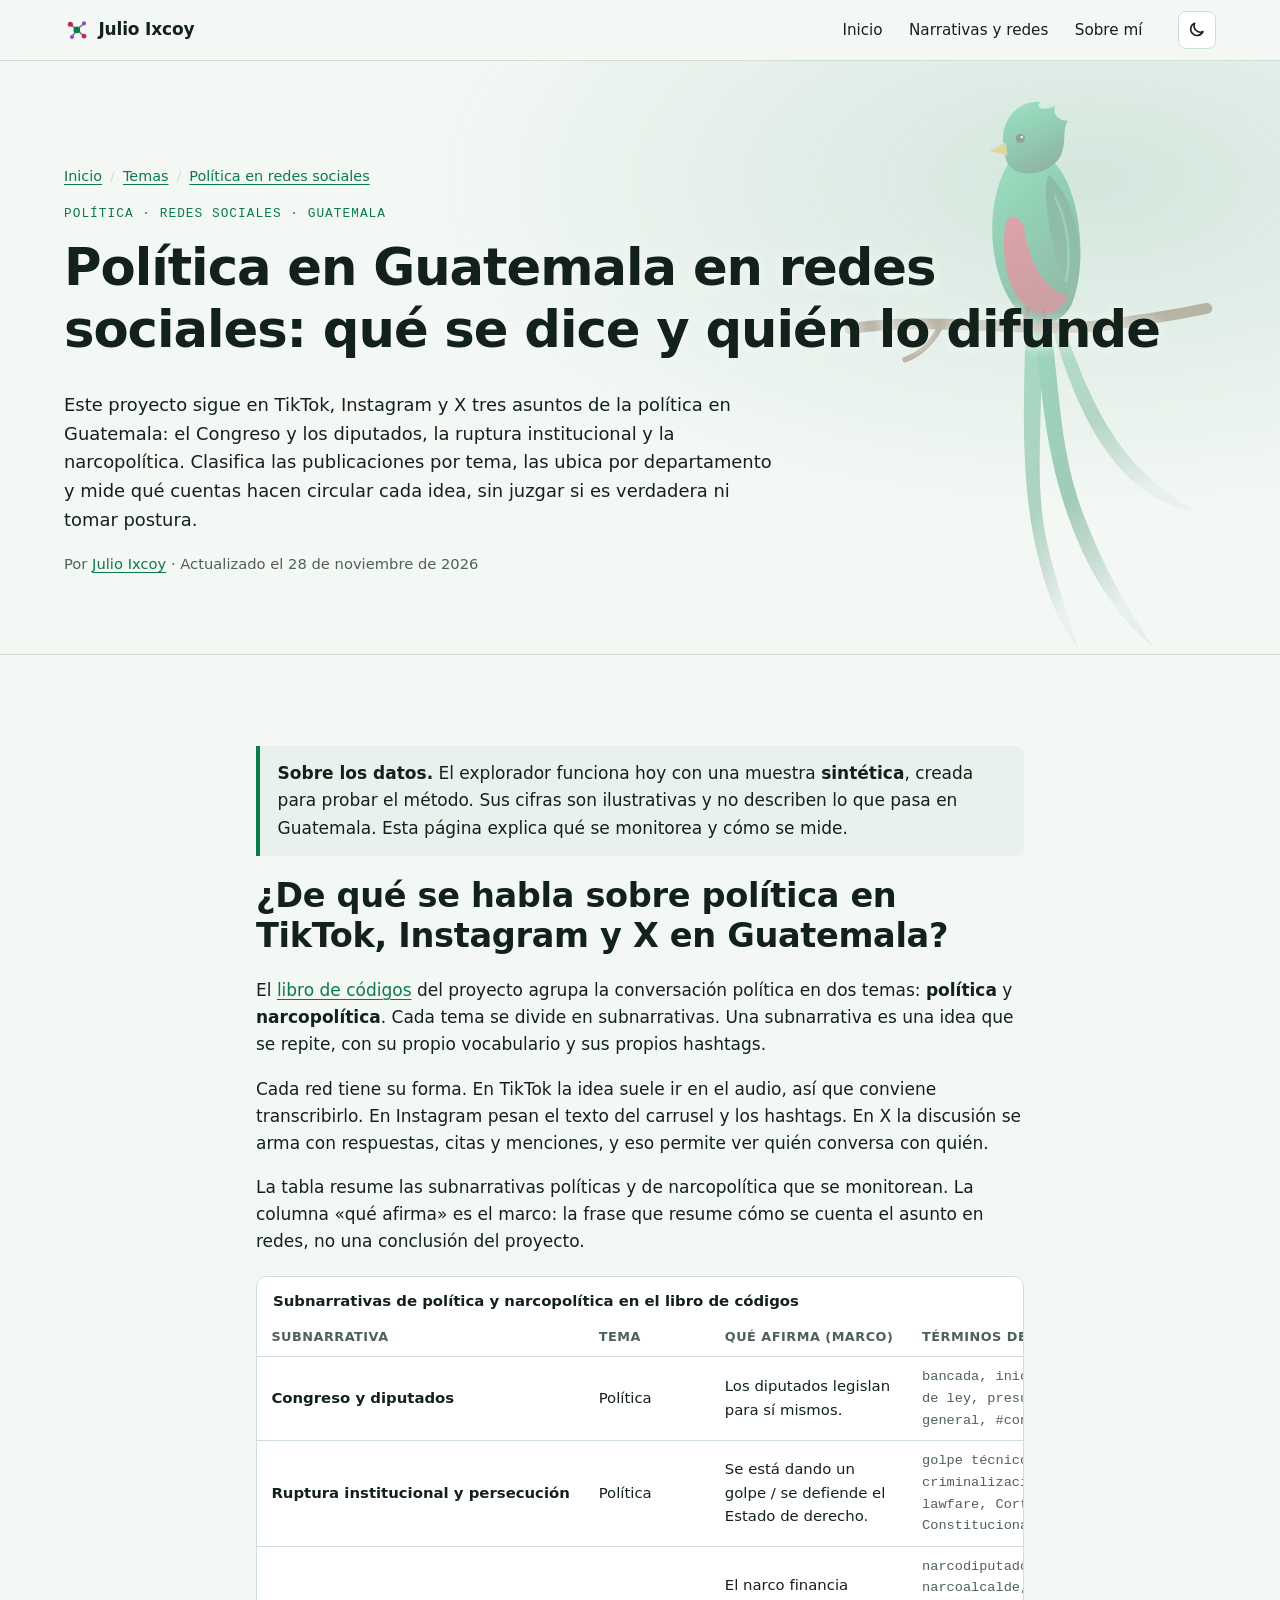
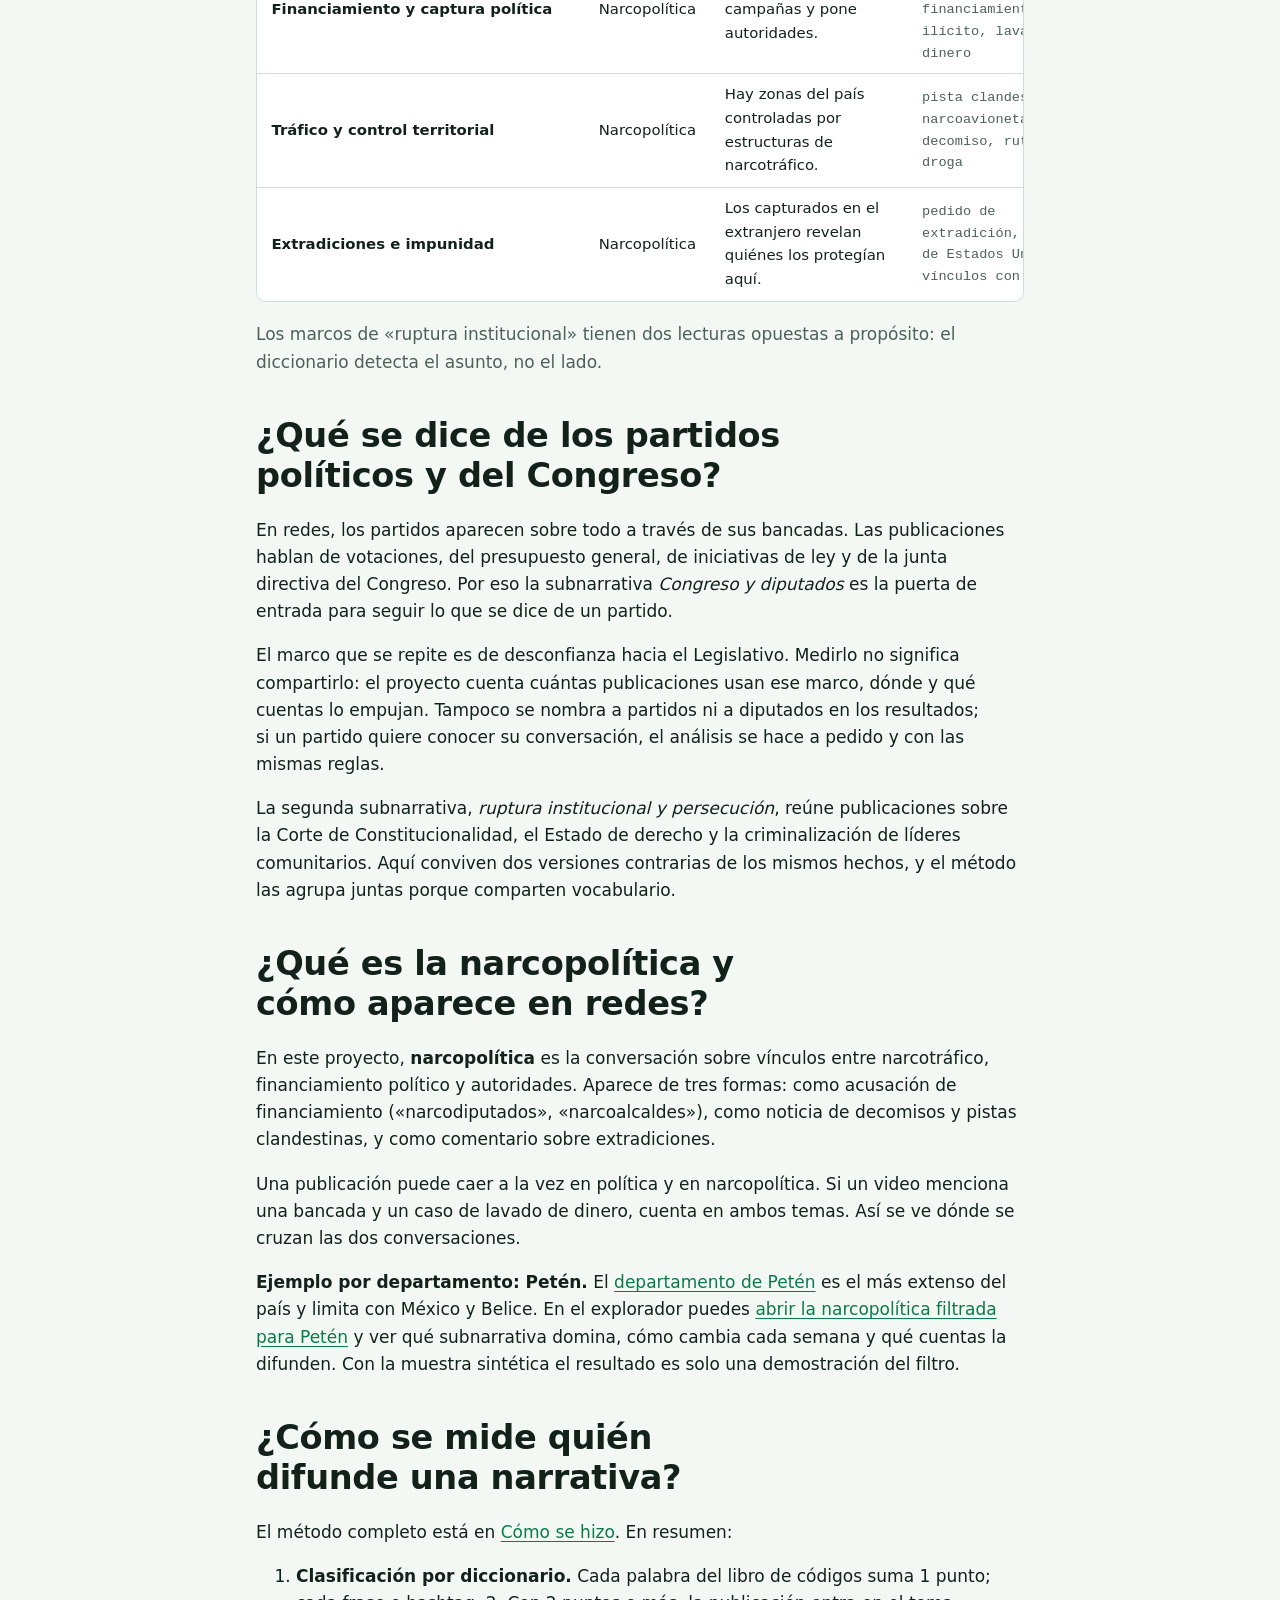
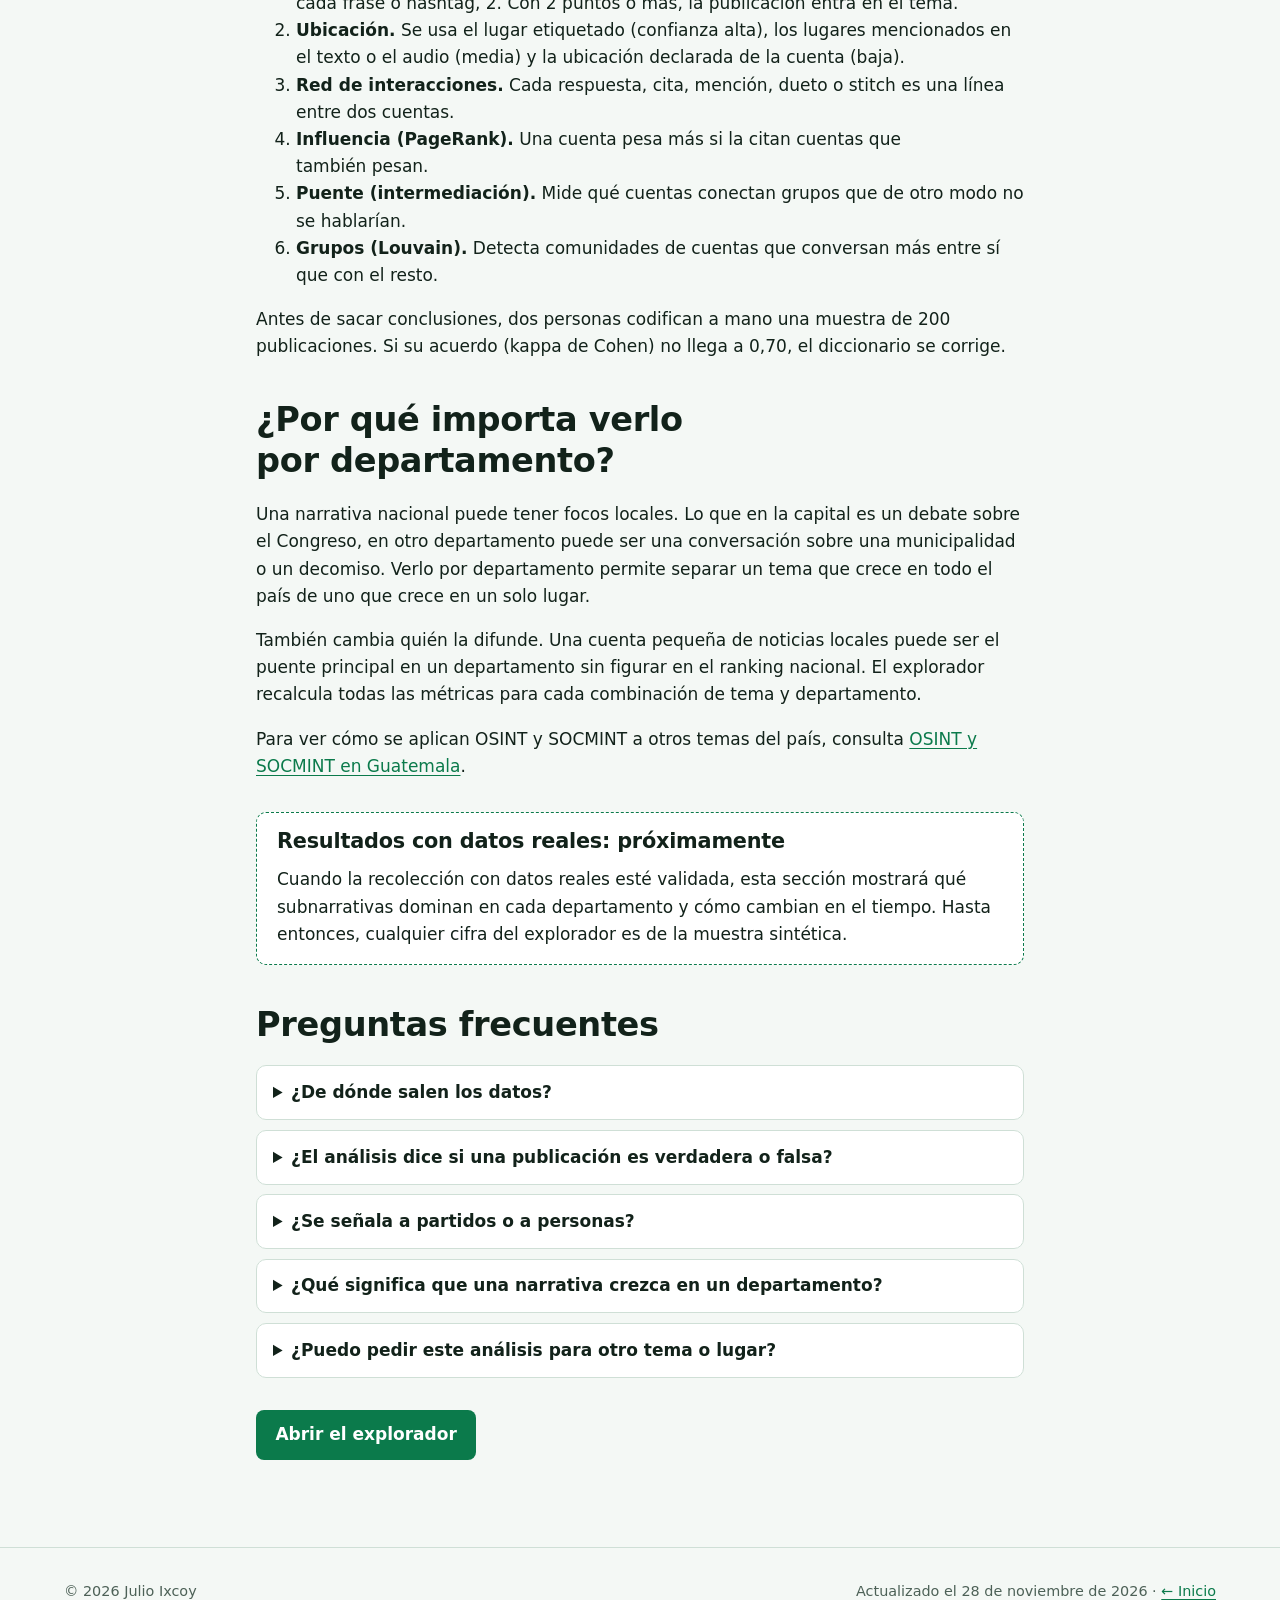
<file: temas/politica-guatemala-redes.html>
<!doctype html>
<html lang="es-GT">
<head>
  <meta charset="utf-8">
  <meta name="viewport" content="width=device-width, initial-scale=1">
  <meta name="color-scheme" content="light dark">
  <script>try{document.querySelector('meta[name=color-scheme]').content=localStorage.getItem('color-scheme')??'light dark'}catch(e){}</script>
  <title>Política en Guatemala en redes sociales: narrativas y difusión</title>
  <meta name="description" content="Qué se dice de política en Guatemala en TikTok, Instagram y X: Congreso, partidos políticos y narcopolítica, por departamento, y cómo se mide quién lo difunde.">
  <meta name="author" content="Julio Ixcoy">
  <meta name="robots" content="index, follow, max-image-preview:large">
  <link rel="canonical" href="https://juli0f.github.io/ie-guatemala/temas/politica-guatemala-redes.html">
  <meta name="theme-color" content="#0b7a4b" media="(prefers-color-scheme: light)">
  <meta name="theme-color" content="#08130e" media="(prefers-color-scheme: dark)">
  <meta property="og:type" content="article">
  <meta property="og:locale" content="es_GT">
  <meta property="og:site_name" content="IE Guatemala">
  <meta property="og:title" content="Política en Guatemala en redes sociales: qué se dice y quién lo difunde">
  <meta property="og:description" content="Qué se dice de política en Guatemala en TikTok, Instagram y X: Congreso, partidos políticos y narcopolítica, por departamento, y cómo se mide quién lo difunde.">
  <meta property="og:url" content="https://juli0f.github.io/ie-guatemala/temas/politica-guatemala-redes.html">
  <meta property="og:image" content="https://juli0f.github.io/ie-guatemala/assets/img/compartir.png">
  <meta property="og:image:width" content="1200">
  <meta property="og:image:height" content="630">
  <meta property="og:image:alt" content="Qué se dice en redes, dónde y quién lo difunde. Guatemala, por departamento.">
  <meta property="article:published_time" content="2026-11-28">
  <meta property="article:modified_time" content="2026-11-28">
  <meta property="article:author" content="https://juli0f.github.io/ie-guatemala/index.html#perfil">
  <meta name="twitter:card" content="summary_large_image">
  <meta name="twitter:title" content="Política en Guatemala en redes sociales: qué se dice y quién lo difunde">
  <meta name="twitter:description" content="Qué se dice de política en Guatemala en TikTok, Instagram y X: Congreso, partidos políticos y narcopolítica, por departamento, y cómo se mide quién lo difunde.">
  <meta name="twitter:image" content="https://juli0f.github.io/ie-guatemala/assets/img/compartir.png">
  <script type="application/ld+json">
  {
    "@context": "https://schema.org",
    "@graph": [
      {
        "@type": "Article",
        "@id": "https://juli0f.github.io/ie-guatemala/temas/politica-guatemala-redes.html#articulo",
        "mainEntityOfPage": "https://juli0f.github.io/ie-guatemala/temas/politica-guatemala-redes.html",
        "url": "https://juli0f.github.io/ie-guatemala/temas/politica-guatemala-redes.html",
        "headline": "Política en Guatemala en redes sociales: qué se dice y quién lo difunde",
        "description": "Qué se dice de política en Guatemala en TikTok, Instagram y X: Congreso, partidos políticos y narcopolítica, por departamento, y cómo se mide quién lo difunde.",
        "inLanguage": "es-GT",
        "image": "https://juli0f.github.io/ie-guatemala/assets/img/compartir.png",
        "datePublished": "2026-11-28",
        "dateModified": "2026-11-28",
        "author": {"@id": "https://juli0f.github.io/ie-guatemala/#autor"},
        "publisher": {"@id": "https://juli0f.github.io/ie-guatemala/#autor"},
        "isPartOf": {"@id": "https://juli0f.github.io/ie-guatemala/#sitio"},
        "about": [
          {"@type": "Place", "name": "Guatemala"},
          {"@type": "Thing", "name": "Política en Guatemala"},
          {"@type": "Thing", "name": "Partidos políticos"},
          {"@type": "Thing", "name": "Congreso de la República de Guatemala"},
          {"@type": "Thing", "name": "Narcopolítica"},
          {"@type": "Thing", "name": "Redes sociales"},
          {"@type": "Thing", "name": "Análisis de narrativas"},
          {"@type": "Thing", "name": "SOCMINT"}
        ],
        "keywords": "política en Guatemala, política en redes sociales, partidos políticos en TikTok, narrativas políticas Guatemala, narcopolítica Petén, Congreso de Guatemala, SOCMINT Guatemala, Julio Ixcoy"
      },
      {
        "@type": "FAQPage",
        "@id": "https://juli0f.github.io/ie-guatemala/temas/politica-guatemala-redes.html#preguntas",
        "mainEntity": [
          {"@type": "Question", "name": "¿De dónde salen los datos?", "acceptedAnswer": {"@type": "Answer", "text": "De publicaciones públicas de TikTok, Instagram y X. Las cifras que hoy muestra el explorador vienen de una muestra sintética que sirve para probar el método; no describen la conversación real en Guatemala."}},
          {"@type": "Question", "name": "¿El análisis dice si una publicación es verdadera o falsa?", "acceptedAnswer": {"@type": "Answer", "text": "No. La clasificación indica de qué habla una publicación. La veracidad y la postura se codifican a mano en una muestra, aparte."}},
          {"@type": "Question", "name": "¿Se señala a partidos o a personas?", "acceptedAnswer": {"@type": "Answer", "text": "No. Las cuentas se muestran enmascaradas y una métrica de red no se usa para acusar a nadie. El objetivo es describir cómo circula una idea."}},
          {"@type": "Question", "name": "¿Qué significa que una narrativa crezca en un departamento?", "acceptedAnswer": {"@type": "Answer", "text": "Que en las últimas dos semanas hubo más publicaciones ubicadas en ese departamento que en el promedio de las cuatro anteriores. Es una señal para revisar, no una conclusión."}},
          {"@type": "Question", "name": "¿Puedo pedir este análisis para otro tema o lugar?", "acceptedAnswer": {"@type": "Answer", "text": "Sí. El libro de códigos se adapta a otros temas y municipios. Se puede escribir a Julio Ixcoy por Telegram."}}
        ]
      },
      {
        "@type": "BreadcrumbList",
        "itemListElement": [
          {"@type": "ListItem", "position": 1, "name": "Inicio", "item": "https://juli0f.github.io/ie-guatemala/"},
          {"@type": "ListItem", "position": 2, "name": "Temas", "item": "https://juli0f.github.io/ie-guatemala/#temas"},
          {"@type": "ListItem", "position": 3, "name": "Política en Guatemala en redes sociales", "item": "https://juli0f.github.io/ie-guatemala/temas/politica-guatemala-redes.html"}
        ]
      },
      {"@type": "WebSite", "@id": "https://juli0f.github.io/ie-guatemala/#sitio", "name": "IE Guatemala", "url": "https://juli0f.github.io/ie-guatemala/"},
      {"@type": "Person", "@id": "https://juli0f.github.io/ie-guatemala/#autor", "name": "Julio Ixcoy", "url": "https://juli0f.github.io/ie-guatemala/", "sameAs": ["https://github.com/Juli0F", "https://t.me/JulioPwn"], "jobTitle": "Desarrollador de software"}
    ]
  }
  </script>
  <link rel="icon" href="../assets/img/icono.svg" type="image/svg+xml">
  <link rel="stylesheet" href="../assets/css/estilos.css">
  <style>
    .migas ol { display: flex; flex-wrap: wrap; gap: 0.25rem 0.5rem; list-style: none; padding: 0; margin: 0 0 1rem; font-size: 0.9rem; color: var(--muted); }
    .migas li + li::before { content: "/"; margin-inline-end: 0.5rem; color: var(--border); }
    .firma { font-size: 0.92rem; color: var(--muted); margin-block-start: 1rem; }
    .respuesta { font-size: 1.12rem; max-inline-size: 46rem; }
    .articulo h2 { margin-block-start: 2.5rem; }
    .articulo h2:first-of-type { margin-block-start: 0; }
    .tabla-scroll { container-type: inline-size; margin-block: 1.25rem; }
    .tabla-subnarrativas tbody th { font-weight: 600; white-space: nowrap; }
    .tabla-subnarrativas td.terminos { font-family: var(--mono); font-size: 0.85rem; color: var(--muted); }
    @container (width < 38rem) {
      .tabla-subnarrativas, .tabla-subnarrativas :is(caption, tbody, tr, th, td) { display: block; }
      .tabla-subnarrativas thead { display: none; }
      .tabla-subnarrativas tr { padding-block: 0.6rem; border-block-end: 1px solid var(--border); }
      .tabla-subnarrativas tbody tr:last-child { border-block-end: 0; }
      .tabla-subnarrativas :is(th, td) { border: 0; padding-block: 0.15rem; white-space: normal; }
      .tabla-subnarrativas td::before { font-family: var(--font); font-size: 0.75rem; font-weight: 600; text-transform: uppercase; letter-spacing: 0.04em; color: var(--muted); display: block; }
      .tabla-subnarrativas td:nth-child(2)::before { content: "Tema"; }
      .tabla-subnarrativas td:nth-child(3)::before { content: "Qué afirma"; }
      .tabla-subnarrativas td:nth-child(4)::before { content: "Términos"; }
    }
    .proximamente { border: 1px dashed var(--accent); border-radius: var(--radius); padding: 1rem 1.25rem; background: var(--surface); margin-block: 2rem; }
    .proximamente h2 { margin-block-start: 0; font-size: 1.3rem; }
    .proximamente p:last-child { margin: 0; }
  </style>
  <script src="../assets/js/nav.js" defer></script>
</head>
<body>
  <a class="skip-link" href="#contenido">Saltar al contenido</a>

  <header class="site-header">
    <div class="header-inner">
      <a class="site-logo" href="../index.html">
        <svg viewBox="0 0 32 32" aria-hidden="true"><g fill="none" stroke="currentColor" stroke-width="2"><path d="M8 9 16 16 25 8M16 16 10 25M16 16l9 8" opacity=".55"/></g><circle cx="8" cy="9" r="3.2" fill="var(--tiktok)"/><circle cx="25" cy="8" r="2.6" fill="var(--instagram)"/><circle cx="16" cy="16" r="4.2" fill="var(--accent)"/><circle cx="10" cy="25" r="2.6" fill="var(--instagram)"/><circle cx="25" cy="24" r="3" fill="var(--tiktok)"/></svg>
        <span>Julio Ixcoy</span>
      </a>
      <nav class="site-nav" aria-label="Principal">
        <button class="menu-button" type="button" popovertarget="site-menu" aria-controls="site-menu">
          <svg viewBox="0 0 24 24" aria-hidden="true"><path d="M4 7h16M4 12h16M4 17h16" stroke="currentColor" stroke-width="2" stroke-linecap="round"/></svg>
          <span>Menú</span>
        </button>
        <ul id="site-menu" class="site-menu" popover="auto">
          <li><a href="../index.html">Inicio</a></li>
          <li><a href="../proyectos/red-influencia.html">Narrativas y redes</a></li>
          <li><a href="../index.html#perfil">Sobre mí</a></li>
        </ul>
      </nav>
      <button class="tema-boton" type="button" id="tema-boton">
        <svg class="a-oscuro" viewBox="0 0 24 24" aria-hidden="true"><path d="M20 14.5A8 8 0 0 1 9.5 4a8 8 0 1 0 10.5 10.5Z" fill="none" stroke="currentColor" stroke-width="2" stroke-linejoin="round"/></svg>
        <span class="a-oscuro visualmente-oculto">Cambiar a tema oscuro</span>
        <svg class="a-claro" viewBox="0 0 24 24" aria-hidden="true"><g fill="none" stroke="currentColor" stroke-width="2" stroke-linecap="round"><circle cx="12" cy="12" r="4"/><path d="M12 2v2M12 20v2M2 12h2M20 12h2M4.9 4.9l1.4 1.4M17.7 17.7l1.4 1.4M4.9 19.1l1.4-1.4M17.7 6.3l1.4-1.4"/></g></svg>
        <span class="a-claro visualmente-oculto">Cambiar a tema claro</span>
      </button>
    </div>
  </header>

  <main id="contenido">
    <section class="hero">
      <div class="contenedor">
        <nav class="migas" aria-label="Ruta de navegación">
          <ol>
            <li><a href="../index.html">Inicio</a></li>
            <li><a href="../index.html#temas">Temas</a></li>
            <li><a href="politica-guatemala-redes.html" aria-current="page">Política en redes sociales</a></li>
          </ol>
        </nav>
        <span class="eyebrow">Política · Redes sociales · Guatemala</span>
        <h1>Política en Guatemala en redes sociales: qué se dice y quién lo difunde</h1>
        <p class="respuesta">Este proyecto sigue en TikTok, Instagram y X tres asuntos de la política en Guatemala: el Congreso y los diputados, la ruptura institucional y la narcopolítica. Clasifica las publicaciones por tema, las ubica por departamento y mide qué cuentas hacen circular cada idea, sin juzgar si es verdadera ni tomar postura.</p>
        <p class="firma">Por <a href="../index.html#perfil" rel="author">Julio Ixcoy</a> · Actualizado el <time datetime="2026-11-28">28 de noviembre de 2026</time></p>
      </div>
    </section>

    <section aria-label="Artículo">
      <div class="contenedor prosa articulo">

        <div class="aviso">
          <p><strong>Sobre los datos.</strong> El explorador funciona hoy con una muestra <strong>sintética</strong>, creada para probar el método. Sus cifras son ilustrativas y no describen lo que pasa en Guatemala. Esta página explica qué se monitorea y cómo se mide.</p>
        </div>

        <h2 id="de-que-se-habla">¿De qué se habla sobre política en TikTok, Instagram y X en Guatemala?</h2>
        <p>El <a href="../analisis/libro_codigos.json">libro de códigos</a> del proyecto agrupa la conversación política en dos temas: <strong>política</strong> y <strong>narcopolítica</strong>. Cada tema se divide en subnarrativas. Una subnarrativa es una idea que se repite, con su propio vocabulario y sus propios hashtags.</p>
        <p>Cada red tiene su forma. En TikTok la idea suele ir en el audio, así que conviene transcribirlo. En Instagram pesan el texto del carrusel y los hashtags. En X la discusión se arma con respuestas, citas y menciones, y eso permite ver quién conversa con quién.</p>
        <p>La tabla resume las subnarrativas políticas y de narcopolítica que se monitorean. La columna «qué afirma» es el marco: la frase que resume cómo se cuenta el asunto en redes, no una conclusión del proyecto.</p>

        <div class="tabla-scroll" tabindex="0" role="region" aria-labelledby="cap-subnarrativas">
          <table class="tabla-subnarrativas">
            <caption id="cap-subnarrativas">Subnarrativas de política y narcopolítica en el libro de códigos</caption>
            <thead><tr><th scope="col">Subnarrativa</th><th scope="col">Tema</th><th scope="col">Qué afirma (marco)</th><th scope="col">Términos de ejemplo</th></tr></thead>
            <tbody>
              <tr><th scope="row">Congreso y diputados</th><td>Política</td><td>Los diputados legislan para sí mismos.</td><td class="terminos">bancada, iniciativa de ley, presupuesto general, #congresogt</td></tr>
              <tr><th scope="row">Ruptura institucional y persecución</th><td>Política</td><td>Se está dando un golpe / se defiende el Estado de derecho.</td><td class="terminos">golpe técnico, criminalización, lawfare, Corte de Constitucionalidad</td></tr>
              <tr><th scope="row">Financiamiento y captura política</th><td>Narcopolítica</td><td>El narco financia campañas y pone autoridades.</td><td class="terminos">narcodiputado, narcoalcalde, financiamiento ilícito, lavado de dinero</td></tr>
              <tr><th scope="row">Tráfico y control territorial</th><td>Narcopolítica</td><td>Hay zonas del país controladas por estructuras de narcotráfico.</td><td class="terminos">pista clandestina, narcoavioneta, decomiso, ruta de la droga</td></tr>
              <tr><th scope="row">Extradiciones e impunidad</th><td>Narcopolítica</td><td>Los capturados en el extranjero revelan quiénes los protegían aquí.</td><td class="terminos">pedido de extradición, cortes de Estados Unidos, vínculos con el narco</td></tr>
            </tbody>
          </table>
        </div>
        <p class="muted">Los marcos de «ruptura institucional» tienen dos lecturas opuestas a propósito: el diccionario detecta el asunto, no el lado.</p>

        <h2 id="partidos-congreso">¿Qué se dice de los partidos políticos y del Congreso?</h2>
        <p>En redes, los partidos aparecen sobre todo a través de sus bancadas. Las publicaciones hablan de votaciones, del presupuesto general, de iniciativas de ley y de la junta directiva del Congreso. Por eso la subnarrativa <em>Congreso y diputados</em> es la puerta de entrada para seguir lo que se dice de un partido.</p>
        <p>El marco que se repite es de desconfianza hacia el Legislativo. Medirlo no significa compartirlo: el proyecto cuenta cuántas publicaciones usan ese marco, dónde y qué cuentas lo empujan. Tampoco se nombra a partidos ni a diputados en los resultados; si un partido quiere conocer su conversación, el análisis se hace a pedido y con las mismas reglas.</p>
        <p>La segunda subnarrativa, <em>ruptura institucional y persecución</em>, reúne publicaciones sobre la Corte de Constitucionalidad, el Estado de derecho y la criminalización de líderes comunitarios. Aquí conviven dos versiones contrarias de los mismos hechos, y el método las agrupa juntas porque comparten vocabulario.</p>

        <h2 id="narcopolitica">¿Qué es la narcopolítica y cómo aparece en redes?</h2>
        <p>En este proyecto, <strong>narcopolítica</strong> es la conversación sobre vínculos entre narcotráfico, financiamiento político y autoridades. Aparece de tres formas: como acusación de financiamiento («narcodiputados», «narcoalcaldes»), como noticia de decomisos y pistas clandestinas, y como comentario sobre extradiciones.</p>
        <p>Una publicación puede caer a la vez en política y en narcopolítica. Si un video menciona una bancada y un caso de lavado de dinero, cuenta en ambos temas. Así se ve dónde se cruzan las dos conversaciones.</p>
        <p><strong>Ejemplo por departamento: Petén.</strong> El <a href="https://es.wikipedia.org/wiki/Departamento_de_Pet%C3%A9n">departamento de Petén</a> es el más extenso del país y limita con México y Belice. En el explorador puedes <a href="../proyectos/red-influencia.html?tema=narcopolitica&amp;depto=peten#explorador">abrir la narcopolítica filtrada para Petén</a> y ver qué subnarrativa domina, cómo cambia cada semana y qué cuentas la difunden. Con la muestra sintética el resultado es solo una demostración del filtro.</p>

        <h2 id="quien-difunde">¿Cómo se mide quién difunde una narrativa?</h2>
        <p>El método completo está en <a href="../proyectos/red-influencia.html#como-se-hizo">Cómo se hizo</a>. En resumen:</p>
        <ol>
          <li><strong>Clasificación por diccionario.</strong> Cada palabra del libro de códigos suma 1 punto; cada frase o hashtag, 2. Con 2 puntos o más, la publicación entra en el tema.</li>
          <li><strong>Ubicación.</strong> Se usa el lugar etiquetado (confianza alta), los lugares mencionados en el texto o el audio (media) y la ubicación declarada de la cuenta (baja).</li>
          <li><strong>Red de interacciones.</strong> Cada respuesta, cita, mención, dueto o stitch es una línea entre dos cuentas.</li>
          <li><strong>Influencia (PageRank).</strong> Una cuenta pesa más si la citan cuentas que también pesan.</li>
          <li><strong>Puente (intermediación).</strong> Mide qué cuentas conectan grupos que de otro modo no se hablarían.</li>
          <li><strong>Grupos (Louvain).</strong> Detecta comunidades de cuentas que conversan más entre sí que con el resto.</li>
        </ol>
        <p>Antes de sacar conclusiones, dos personas codifican a mano una muestra de 200 publicaciones. Si su acuerdo (kappa de Cohen) no llega a 0,70, el diccionario se corrige.</p>

        <h2 id="por-departamento">¿Por qué importa verlo por departamento?</h2>
        <p>Una narrativa nacional puede tener focos locales. Lo que en la capital es un debate sobre el Congreso, en otro departamento puede ser una conversación sobre una municipalidad o un decomiso. Verlo por departamento permite separar un tema que crece en todo el país de uno que crece en un solo lugar.</p>
        <p>También cambia quién la difunde. Una cuenta pequeña de noticias locales puede ser el puente principal en un departamento sin figurar en el ranking nacional. El explorador recalcula todas las métricas para cada combinación de tema y departamento.</p>
        <p>Para ver cómo se aplican OSINT y SOCMINT a otros temas del país, consulta <a href="../osint-guatemala.html">OSINT y SOCMINT en Guatemala</a>.</p>

        <div class="proximamente">
          <h2 id="resultados-reales">Resultados con datos reales: próximamente</h2>
          <p>Cuando la recolección con datos reales esté validada, esta sección mostrará qué subnarrativas dominan en cada departamento y cómo cambian en el tiempo. Hasta entonces, cualquier cifra del explorador es de la muestra sintética.</p>
        </div>

        <h2 id="preguntas">Preguntas frecuentes</h2>
        <details class="detalle" name="faq">
          <summary>¿De dónde salen los datos?</summary>
          <p>De publicaciones públicas de TikTok, Instagram y X. Las cifras que hoy muestra el explorador vienen de una muestra sintética que sirve para probar el método; no describen la conversación real en Guatemala.</p>
        </details>
        <details class="detalle" name="faq">
          <summary>¿El análisis dice si una publicación es verdadera o falsa?</summary>
          <p>No. La clasificación indica de qué habla una publicación. La veracidad y la postura se codifican a mano en una muestra, aparte.</p>
        </details>
        <details class="detalle" name="faq">
          <summary>¿Se señala a partidos o a personas?</summary>
          <p>No. Las cuentas se muestran enmascaradas y una métrica de red no se usa para acusar a nadie. El objetivo es describir cómo circula una idea.</p>
        </details>
        <details class="detalle" name="faq">
          <summary>¿Qué significa que una narrativa crezca en un departamento?</summary>
          <p>Que en las últimas dos semanas hubo más publicaciones ubicadas en ese departamento que en el promedio de las cuatro anteriores. Es una señal para revisar, no una conclusión.</p>
        </details>
        <details class="detalle" name="faq">
          <summary>¿Puedo pedir este análisis para otro tema o lugar?</summary>
          <p>Sí. El libro de códigos se adapta a otros temas y municipios. <a href="https://t.me/JulioPwn">Escríbeme por Telegram</a>.</p>
        </details>

        <p style="margin-block-start:2rem"><a class="btn primario" href="../proyectos/red-influencia.html#explorador">Abrir el explorador</a></p>
      </div>
    </section>
  </main>

  <footer class="site-footer">
    <div class="contenedor">
      <span>© 2026 Julio Ixcoy</span>
      <span>Actualizado el <time datetime="2026-11-28">28 de noviembre de 2026</time> · <a href="../index.html">← Inicio</a></span>
    </div>
  </footer>
</body>
</html>
</file>
<file: assets/css/estilos.css>
/* ==========================================================================
   Evaluación del Entorno de Información (IE Guatemala)
   Paleta del quetzal (verde esmeralda y rojo), en tema claro u oscuro según
   la preferencia del sistema.
   ========================================================================== */

:root {
  --bg-light: #f4f8f5;
  --bg-dark: #08130e;
  --surface-light: #ffffff;
  --surface-dark: #0f1d17;
  --surface-2-light: #e8f1ec;
  --surface-2-dark: #16271f;
  --text-light: #12221a;
  --text-dark: #e6f2ec;
  --muted-light: #4d6157;
  --muted-dark: #9ab3a6;
  --border-light: #cfdfd6;
  --border-dark: #22392e;
  --accent-light: #0b7a4b;
  --accent-dark: #34d399;
  --accent-text-light: #ffffff;
  --accent-text-dark: #05140d;
  /* velo sobre el quetzal de fondo: el color de fondo con transparencia */
  --velo-light: rgb(244 248 245 / 0.82);
  --velo-dark: rgb(8 19 14 / 0.78);

  /* Plataformas */
  --tiktok-light: #c4245a;
  --tiktok-dark: #ff6b9a;
  --instagram-light: #8a4dd6;
  --instagram-dark: #b993ff;

  /* Postura respecto a la narrativa */
  --pro-light: #c2410c;
  --pro-dark: #fb923c;
  --neutral-light: #6b7280;
  --neutral-dark: #9ca3af;
  --contra-light: #0e6f8a;
  --contra-dark: #5fd0e6;

  --bg: var(--bg-light);
  --surface: var(--surface-light);
  --surface-2: var(--surface-2-light);
  --text: var(--text-light);
  --muted: var(--muted-light);
  --border: var(--border-light);
  --accent: var(--accent-light);
  --accent-text: var(--accent-text-light);
  --velo: var(--velo-light);
  --tiktok: var(--tiktok-light);
  --instagram: var(--instagram-light);
  --pro: var(--pro-light);
  --neutral: var(--neutral-light);
  --contra: var(--contra-light);

  @media (prefers-color-scheme: dark) {
    --bg: var(--bg-dark);
    --surface: var(--surface-dark);
    --surface-2: var(--surface-2-dark);
    --text: var(--text-dark);
    --muted: var(--muted-dark);
    --border: var(--border-dark);
    --accent: var(--accent-dark);
    --accent-text: var(--accent-text-dark);
    --velo: var(--velo-dark);
    --tiktok: var(--tiktok-dark);
    --instagram: var(--instagram-dark);
    --pro: var(--pro-dark);
    --neutral: var(--neutral-dark);
    --contra: var(--contra-dark);
  }

  @supports (color: light-dark(white, black)) {
    --bg: light-dark(var(--bg-light), var(--bg-dark));
    --surface: light-dark(var(--surface-light), var(--surface-dark));
    --surface-2: light-dark(var(--surface-2-light), var(--surface-2-dark));
    --text: light-dark(var(--text-light), var(--text-dark));
    --muted: light-dark(var(--muted-light), var(--muted-dark));
    --border: light-dark(var(--border-light), var(--border-dark));
    --accent: light-dark(var(--accent-light), var(--accent-dark));
    --accent-text: light-dark(var(--accent-text-light), var(--accent-text-dark));
    --velo: light-dark(var(--velo-light), var(--velo-dark));
    --tiktok: light-dark(var(--tiktok-light), var(--tiktok-dark));
    --instagram: light-dark(var(--instagram-light), var(--instagram-dark));
    --pro: light-dark(var(--pro-light), var(--pro-dark));
    --neutral: light-dark(var(--neutral-light), var(--neutral-dark));
    --contra: light-dark(var(--contra-light), var(--contra-dark));
  }

  /* Paleta categórica de comunidades (claro / oscuro) */
  --com-0: #2563eb; --com-1: #c2410c; --com-2: #0f766e; --com-3: #be185d; --com-4: #6d28d9; --com-5: #4d7c0f;
  @media (prefers-color-scheme: dark) {
    --com-0: #60a5fa; --com-1: #fb923c; --com-2: #2dd4bf; --com-3: #f472b6; --com-4: #a78bfa; --com-5: #a3e635;
  }
  @supports (color: light-dark(white, black)) {
    --com-0: light-dark(#2563eb, #60a5fa); --com-1: light-dark(#c2410c, #fb923c); --com-2: light-dark(#0f766e, #2dd4bf);
    --com-3: light-dark(#be185d, #f472b6); --com-4: light-dark(#6d28d9, #a78bfa); --com-5: light-dark(#4d7c0f, #a3e635);
  }

  --font: system-ui, -apple-system, "Segoe UI", Roboto, "Helvetica Neue", Arial, sans-serif;
  --mono: ui-monospace, "Cascadia Code", "SF Mono", Menlo, Consolas, monospace;
  --radius: 10px;
  --max: 72rem;

  color-scheme: light dark;
  accent-color: var(--accent);

  /* el botón de tema cambia <meta name="color-scheme">; aquí se refleja en CSS */
  &:has(> head > meta[name="color-scheme"][content="dark"]) { color-scheme: dark; }
  &:has(> head > meta[name="color-scheme"][content="light"]) { color-scheme: light; }
}

*, *::before, *::after { box-sizing: border-box; }
[hidden] { display: none !important; }

html { scroll-padding-block-start: 5rem; }

body {
  margin: 0;
  font-family: var(--font);
  font-size: 1.0625rem;
  line-height: 1.6;
  color: var(--text);
  background: var(--bg);
  -webkit-text-size-adjust: 100%;
}
/* Quetzal fijo de fondo: aparece al bajar más allá de la cabecera (nav.js agrega .con-fondo) */
body::before {
  content: ""; position: fixed; inset: 0; z-index: -1; pointer-events: none;
  background:
    linear-gradient(var(--velo), var(--velo)),
    url("../img/quetzal.svg") no-repeat 88% 55% / auto 92vh;
  opacity: 0;
}
body.con-fondo::before { opacity: 1; }
@media (prefers-reduced-motion: no-preference) {
  body::before { transition: opacity 0.6s ease; }
}
@media (width < 760px) {
  body::before { background-position: 0 0, 50% 60%; background-size: auto, auto 80vh; }
}

h1, h2, h3, h4 { line-height: 1.2; text-wrap: balance; margin-block: 0 0.6em; }
h1 { font-size: clamp(2rem, 1.4rem + 2.6vw, 3.2rem); letter-spacing: -0.02em; }
h2 { font-size: clamp(1.5rem, 1.2rem + 1.2vw, 2.1rem); letter-spacing: -0.01em; }
h3 { font-size: 1.2rem; }
p, li { text-wrap: pretty; }
p { margin-block: 0 1em; }
a { color: var(--accent); text-underline-offset: 0.18em; }
a:hover { text-decoration-thickness: 2px; }
code, .mono { font-family: var(--mono); font-size: 0.92em; }
small, .muted { color: var(--muted); }

:focus-visible { outline: 3px solid var(--accent); outline-offset: 2px; border-radius: 4px; }

.skip-link {
  position: absolute; inset-inline-start: 1rem; inset-block-start: -3rem;
  background: var(--accent); color: var(--accent-text); padding: 0.5rem 1rem;
  border-radius: var(--radius); z-index: 100; text-decoration: none;
}
.skip-link:focus { inset-block-start: 1rem; }

.contenedor { inline-size: min(100% - 2.5rem, var(--max)); margin-inline: auto; }
section { padding-block: clamp(2.5rem, 2rem + 3vw, 4.5rem); }
section + section { border-block-start: 1px solid var(--border); }

/* ---------- Cabecera y navegación ---------- */
.site-header {
  position: sticky; inset-block-start: 0; z-index: 50;
  background: color-mix(in srgb, var(--bg) 88%, transparent);
  backdrop-filter: blur(8px);
  border-block-end: 1px solid var(--border);
}
.header-inner {
  inline-size: min(100% - 2.5rem, var(--max)); margin-inline: auto;
  display: flex; align-items: center; justify-content: space-between; gap: 1.5rem;
  block-size: 3.75rem; overflow: hidden;
}
.header-inner > * { flex-shrink: 0; white-space: nowrap; }
.header-inner .site-nav { margin-inline-start: auto; }

/* Botón de tema claro / oscuro: muestra la acción contraria al tema que se ve */
.tema-boton {
  display: inline-grid; place-items: center; inline-size: 2.4rem; block-size: 2.4rem; padding: 0;
  color: var(--text); background: var(--surface); border: 1px solid var(--border); border-radius: 8px; cursor: pointer;
}
.tema-boton:hover { border-color: var(--accent); color: var(--accent); }
.tema-boton svg { inline-size: 1.2rem; block-size: 1.2rem; grid-area: 1 / 1; }
.tema-boton .a-claro { display: none; }
:root:has(> head > meta[name="color-scheme"][content="dark"]) .tema-boton {
  .a-claro { display: block; }
  .a-oscuro { display: none; }
}
@media (prefers-color-scheme: dark) {
  :root:not(:has(> head > meta[name="color-scheme"][content="light"])) .tema-boton {
    .a-claro { display: block; }
    .a-oscuro { display: none; }
  }
}
.visualmente-oculto {
  position: absolute !important; inline-size: 1px; block-size: 1px; overflow: hidden;
  clip-path: inset(50%); white-space: nowrap;
}
.site-logo {
  font-weight: 700; color: var(--text); text-decoration: none; letter-spacing: -0.01em;
  display: inline-flex; align-items: center; gap: 0.55rem;
}
.site-logo svg { inline-size: 1.6rem; block-size: 1.6rem; }

.menu-button {
  anchor-name: --menu-button;
  font: inherit; color: var(--text); background: var(--surface);
  border: 1px solid var(--border); border-radius: 8px; padding: 0.35rem 0.8rem;
  display: inline-flex; align-items: center; gap: 0.4rem; cursor: pointer;
}
.menu-button svg { inline-size: 1.1rem; block-size: 1.1rem; }

.site-menu {
  list-style: none; margin: 0; padding: 0.5rem;
  position: fixed; inset: auto;
  inset-block-start: 4.25rem;
  inset-block-start: anchor(--menu-button bottom);
  inset-inline-end: 1rem;
  inline-size: min(80dvw, 20rem);
  max-block-size: calc(100dvh - 6rem); overflow: auto;
  margin-block-start: 0.5rem;
  background: var(--surface); color: var(--text);
  border: 1px solid var(--border); border-radius: var(--radius);
  box-shadow: 0 12px 32px rgb(0 0 0 / 0.18);
}
.site-menu a {
  display: block; padding: 0.55rem 0.8rem; border-radius: 6px;
  color: var(--text); text-decoration: none;
}
.site-menu a:hover { background: var(--surface-2); }
.site-menu a[aria-current="page"] {
  font-weight: 650;
  box-shadow: inset 3px 0 0 var(--accent);
  background: var(--surface-2);
}
@supports not selector(:popover-open) {
  [popover]:not(.\:popover-open) { display: none; }
}

.site-header.is-wide {
  .menu-button { display: none; }
  .site-menu {
    position: static; display: flex; align-items: center; gap: 0.25rem;
    inline-size: auto; max-block-size: none; overflow: visible;
    margin: 0; padding: 0; border: 0; background: transparent; box-shadow: none;
  }
  .site-menu::backdrop { display: none; }
  .site-menu a { padding: 0.4rem 0.7rem; font-size: 0.95rem; }
  .site-menu a[aria-current="page"] { box-shadow: inset 0 -2px 0 var(--accent); }
}
.is-measuring * { transition: none !important; }

/* ---------- Hero ---------- */
.hero {
  padding-block: clamp(3rem, 2rem + 6vw, 6.5rem) clamp(2.5rem, 2rem + 3vw, 4rem);
  position: relative; isolation: isolate; overflow: clip;
  background:
    radial-gradient(60rem 30rem at 85% 20%, color-mix(in srgb, var(--accent) 14%, transparent), transparent 70%),
    var(--bg);
}
/* Quetzal de la cabecera */
.hero::before {
  content: ""; position: absolute; z-index: -1; pointer-events: none;
  inset-block: 0.5rem 0; inset-inline-end: max(0rem, calc((100vw - 72rem) / 2));
  inline-size: min(42vw, 30rem);
  background: url("../img/quetzal.svg") no-repeat right top / contain;
  opacity: 0.35;
}
@media (width < 760px) {
  .hero::before { opacity: 0.14; inline-size: 70vw; inset-inline-end: -12vw; }
}
.hero h1, .hero .lead strong { text-shadow: 0 1px 12px var(--bg); }
.hero .eyebrow, .eyebrow {
  font-family: var(--mono); font-size: 0.8rem; letter-spacing: 0.08em; text-transform: uppercase;
  color: var(--accent); margin-block-end: 0.8rem; display: block;
}
.hero p.lead, .lead { font-size: clamp(1.1rem, 1rem + 0.5vw, 1.3rem); color: var(--muted); max-inline-size: 46rem; }
.hero-actions { display: flex; flex-wrap: wrap; gap: 0.75rem; margin-block-start: 1.75rem; }

.btn {
  display: inline-flex; align-items: center; gap: 0.5rem;
  padding: 0.65rem 1.15rem; border-radius: 8px; font-weight: 600; text-decoration: none;
  border: 1px solid var(--border); color: var(--text); background: var(--surface);
}
.btn.primario { background: var(--accent); color: var(--accent-text); border-color: transparent; }
.btn:hover { filter: brightness(1.07); }

.chips { display: flex; flex-wrap: wrap; gap: 0.5rem; padding: 0; margin: 0; list-style: none; }
.chip {
  font-size: 0.82rem; padding: 0.2rem 0.65rem; border-radius: 999px;
  border: 1px solid var(--border); background: var(--surface); color: var(--muted);
}
.chip.tiktok { color: var(--tiktok); border-color: color-mix(in srgb, var(--tiktok) 45%, var(--border)); }
.chip.instagram { color: var(--instagram); border-color: color-mix(in srgb, var(--instagram) 45%, var(--border)); }

/* ---------- Ciclo Análisis -> Evaluación -> Recomendación ---------- */
.ciclo {
  display: grid; gap: 1rem; padding: 0; margin: 0; list-style: none; counter-reset: paso;
  grid-template-columns: repeat(auto-fit, minmax(min(100%, 15rem), 1fr));
}
.ciclo li {
  counter-increment: paso; position: relative;
  background: var(--surface); border: 1px solid var(--border); border-radius: var(--radius);
  padding: 1.25rem 1.25rem 1.1rem;
}
.ciclo li::before {
  content: counter(paso, decimal-leading-zero); display: block;
  font-family: var(--mono); color: var(--accent); font-size: 0.85rem; margin-block-end: 0.3rem;
}
.ciclo h3 { margin-block-end: 0.35rem; }
.ciclo p { margin: 0; color: var(--muted); font-size: 0.97rem; }

/* ---------- Tarjetas de proyectos ---------- */
.proyectos { display: grid; gap: 1.25rem; grid-template-columns: repeat(auto-fit, minmax(min(100%, 20rem), 1fr)); }
.tarjeta {
  display: flex; flex-direction: column; gap: 0.75rem;
  background: var(--surface); border: 1px solid var(--border); border-radius: var(--radius);
  padding: 1.4rem; position: relative;
}
.tarjeta.destacada { grid-column: 1 / -1; border-color: color-mix(in srgb, var(--accent) 50%, var(--border)); }
.tarjeta h3 { margin: 0; font-size: 1.25rem; }
.tarjeta h3 a { color: var(--text); text-decoration: none; }
.tarjeta h3 a::after { content: ""; position: absolute; inset: 0; border-radius: var(--radius); }
.tarjeta:has(a:focus-visible) { outline: 3px solid var(--accent); outline-offset: 2px; }
.tarjeta h3 a:focus-visible { outline: none; }
.tarjeta:hover { border-color: var(--accent); }
.tarjeta p { margin: 0; color: var(--muted); }
.tarjeta .resultado { font-family: var(--mono); font-size: 0.9rem; color: var(--text); }
.etiqueta {
  font-family: var(--mono); font-size: 0.75rem; text-transform: uppercase; letter-spacing: 0.06em; color: var(--accent);
}

/* ---------- Herramientas ---------- */
.herramientas { display: grid; gap: 1rem; grid-template-columns: repeat(auto-fit, minmax(min(100%, 14rem), 1fr)); }
.herramientas div { background: var(--surface); border: 1px solid var(--border); border-radius: var(--radius); padding: 1rem 1.1rem; }
.herramientas h3 { font-size: 1rem; margin-block-end: 0.5rem; }
.herramientas ul { margin: 0; padding-inline-start: 1.1rem; color: var(--muted); font-size: 0.95rem; }

/* ---------- Páginas de proyecto ---------- */
.ficha {
  display: grid; gap: 1rem; margin-block: 1.5rem 0;
  grid-template-columns: repeat(auto-fit, minmax(min(100%, 12rem), 1fr));
}
.kpi { background: var(--surface); border: 1px solid var(--border); border-radius: var(--radius); padding: 1rem 1.1rem; }
.kpi .valor { font-size: 1.8rem; font-weight: 700; font-variant-numeric: tabular-nums; line-height: 1.1; display: block; }
.kpi .nombre { font-size: 0.88rem; color: var(--muted); }

.indice {
  background: var(--surface); border: 1px solid var(--border); border-radius: var(--radius);
  padding: 1rem 1.25rem; margin-block: 1.5rem 0;
}
.indice ol { margin: 0; padding-inline-start: 1.25rem; columns: 2 14rem; }

.prosa { max-inline-size: 48rem; }
.dos-col { display: grid; gap: 1.5rem; grid-template-columns: repeat(auto-fit, minmax(min(100%, 24rem), 1fr)); align-items: start; }

.panel { background: var(--surface); border: 1px solid var(--border); border-radius: var(--radius); padding: 1.25rem; }
.panel h3 { margin-block-end: 0.75rem; }
.panel figcaption, figcaption { font-size: 0.88rem; color: var(--muted); margin-block-start: 0.6rem; }
figure { margin: 0; }

.aviso {
  border-inline-start: 4px solid var(--accent); background: var(--surface-2);
  padding: 0.9rem 1.1rem; border-radius: 0 var(--radius) var(--radius) 0; margin-block: 1.25rem;
}
.aviso p:last-child { margin: 0; }

.recomendacion {
  border: 1px solid color-mix(in srgb, var(--contra) 50%, var(--border));
  background: color-mix(in srgb, var(--contra) 7%, var(--surface));
  border-radius: var(--radius); padding: 1.25rem 1.4rem;
}
.recomendacion h3 { color: var(--contra); }
.recomendacion ol { margin: 0; padding-inline-start: 1.25rem; }
.recomendacion li + li { margin-block-start: 0.6rem; }

/* ---------- Tablas ---------- */
.tabla-scroll { overflow-x: auto; border: 1px solid var(--border); border-radius: var(--radius); background: var(--surface); }
table { border-collapse: collapse; inline-size: 100%; font-size: 0.93rem; }
caption { text-align: start; padding: 0.8rem 1rem 0.3rem; font-weight: 600; caption-side: top; }
th, td { padding: 0.55rem 0.9rem; text-align: start; border-block-end: 1px solid var(--border); }
thead th { font-size: 0.8rem; text-transform: uppercase; letter-spacing: 0.04em; color: var(--muted); font-weight: 600; white-space: nowrap; }
tbody tr:last-child > * { border-block-end: 0; }
td.num, th.num { text-align: end; white-space: nowrap; font-variant-numeric: tabular-nums; font-family: var(--mono); font-size: 0.88rem; }
tbody tr:hover { background: var(--surface-2); }

/* ---------- Grafo ---------- */
.grafo-layout { display: grid; gap: 1rem; grid-template-columns: minmax(0, 1fr); }
@media (width >= 960px) { .grafo-layout { grid-template-columns: minmax(0, 1fr) 18rem; } }
.grafo-lienzo {
  position: relative; background: var(--surface); border: 1px solid var(--border); border-radius: var(--radius);
  aspect-ratio: 4 / 3; min-block-size: 22rem; overflow: hidden; touch-action: none;
}
.grafo-lienzo canvas { display: block; inline-size: 100%; block-size: 100%; cursor: grab; }
.grafo-lienzo canvas:active { cursor: grabbing; }
.tooltip {
  position: absolute; pointer-events: none; z-index: 2;
  background: var(--surface); color: var(--text); border: 1px solid var(--border); border-radius: 8px;
  padding: 0.55rem 0.75rem; font-size: 0.82rem; line-height: 1.45; box-shadow: 0 8px 24px rgb(0 0 0 / 0.2);
  max-inline-size: 16rem;
}
.tooltip strong { font-family: var(--mono); }
.controles { display: grid; gap: 1rem; align-content: start; }
.controles fieldset { border: 1px solid var(--border); border-radius: var(--radius); padding: 0.75rem 1rem 0.9rem; margin: 0; background: var(--surface); }
.controles legend { font-weight: 600; font-size: 0.9rem; padding-inline: 0.3rem; }
.controles label { display: flex; align-items: center; gap: 0.5rem; font-size: 0.92rem; padding-block: 0.15rem; cursor: pointer; }
.controles select, .controles input[type="search"] {
  font: inherit; font-size: 0.92rem; inline-size: 100%; padding: 0.4rem 0.55rem;
  border: 1px solid var(--border); border-radius: 6px; background: var(--bg); color: var(--text);
}
.leyenda { display: flex; flex-wrap: wrap; gap: 0.4rem 1rem; padding: 0; margin: 0.75rem 0 0; list-style: none; font-size: 0.85rem; color: var(--muted); }
.leyenda li { display: inline-flex; align-items: center; gap: 0.4rem; }
.leyenda .punto { inline-size: 0.8rem; block-size: 0.8rem; border-radius: 50%; display: inline-block; }
.leyenda .cuadro { inline-size: 0.8rem; block-size: 0.8rem; border-radius: 2px; display: inline-block; border: 2px solid currentColor; }
.leyenda .rombo { inline-size: 0.65rem; block-size: 0.65rem; display: inline-block; border: 2px solid currentColor; rotate: 45deg; margin-inline: 0.1rem; }
.grafo-botones { display: flex; gap: 0.5rem; flex-wrap: wrap; }
.grafo-botones button {
  font: inherit; font-size: 0.85rem; padding: 0.35rem 0.7rem; border-radius: 6px; cursor: pointer;
  border: 1px solid var(--border); background: var(--surface); color: var(--text);
}

/* ---------- Explorador de narrativas ---------- */
.filtros {
  display: flex; flex-wrap: wrap; align-items: end; gap: 1rem 1.5rem;
  background: var(--surface); border: 1px solid var(--border); border-radius: var(--radius);
  padding: 1rem 1.25rem; margin-block-start: 1rem;
}
@media (width >= 960px) and (height >= 700px) {
  #filtros { position: sticky; inset-block-start: 4.25rem; z-index: 10; }
}
.segmentado { border: 0; padding: 0; margin: 0; min-inline-size: 0; }
.segmentado legend, .campo > span { font-size: 0.8rem; font-weight: 600; color: var(--muted); text-transform: uppercase; letter-spacing: 0.04em; padding: 0; margin-block-end: 0.35rem; display: block; }
.segmentado > div { display: flex; flex-wrap: wrap; gap: 0.35rem; }
.segmentado label {
  position: relative; cursor: pointer; font-size: 0.92rem;
  padding: 0.35rem 0.85rem; border-radius: 999px; border: 1px solid var(--border); background: var(--bg);
}
.segmentado input { position: absolute; opacity: 0; inset: 0; margin: 0; cursor: pointer; }
.segmentado label:has(:checked) { background: var(--accent); color: var(--accent-text); border-color: transparent; font-weight: 600; }
.segmentado label:has(:focus-visible) { outline: 3px solid var(--accent); outline-offset: 2px; }
.campo select {
  font: inherit; font-size: 0.95rem; padding: 0.4rem 0.6rem; min-inline-size: 15rem;
  border: 1px solid var(--border); border-radius: 6px; background: var(--bg); color: var(--text);
}
.enlace-filtro {
  font: inherit; font-size: 0.88rem; margin-inline-start: auto; cursor: pointer;
  background: none; border: 1px solid var(--border); border-radius: 6px; padding: 0.4rem 0.75rem; color: var(--accent);
}

.mapa-gt svg { display: block; inline-size: 100%; block-size: auto; max-block-size: 34rem; margin-inline: auto; }
.depto { --intensidad: 8%; cursor: pointer; outline: none; }
.depto path {
  fill: color-mix(in srgb, var(--accent) var(--intensidad), var(--surface-2));
  stroke: var(--surface); stroke-width: 1.2; stroke-linejoin: round;
  transition: fill 0.2s;
}
.depto text {
  font-family: var(--mono); font-size: 13px; font-weight: 700; fill: var(--text);
  text-anchor: middle; dominant-baseline: central; pointer-events: none;
}
.depto.oscura text { fill: var(--accent-text); }
.depto:hover path { stroke: var(--text); stroke-width: 2; }
.depto:focus-visible path { stroke: var(--accent); stroke-width: 3; }
.depto[aria-pressed="true"] path { stroke: var(--text); stroke-width: 3; }
.info-mapa { margin: 0.5rem 0 0; font-weight: 600; min-block-size: 1.5em; }
@media (prefers-reduced-motion: reduce) { .depto path { transition: none; } }

.lectura {
  margin-block-start: 1.5rem; padding: 1.1rem 1.3rem; border-radius: var(--radius);
  background: var(--surface-2); border: 1px solid var(--border);
}
.lectura p:last-child { margin: 0; }
.grafo-vacio { position: absolute; inset: 0; display: grid; place-items: center; margin: 0; padding: 2rem; text-align: center; color: var(--muted); }
.grafo-vacio[hidden] { display: none; }
.aviso-local {
  background: var(--pro); color: var(--accent-text); padding: 0.75rem 1.25rem; text-align: center; font-weight: 600;
}
.aviso-local code { background: rgb(0 0 0 / 0.15); padding: 0.1rem 0.35rem; border-radius: 4px; }

.filtros .campo input[type="search"] {
  font: inherit; font-size: 0.95rem; padding: 0.4rem 0.6rem; min-inline-size: 16rem;
  border: 1px solid var(--border); border-radius: 6px; background: var(--bg); color: var(--text);
}
.tr-filtro { flex-basis: 100%; margin: 0; font-size: 0.9rem; }
.tr-lista { list-style: none; padding: 0; margin: 0; display: grid; gap: 0.75rem; }
.tr-lista > li { background: var(--surface); border: 1px solid var(--border); border-radius: var(--radius); padding: 0.85rem 1rem; }
.tr-lista a { font-weight: 600; }
.tr-lista .muted { font-size: 0.85rem; margin-block: 0.2rem 0.5rem; }

@media (forced-colors: active) {
  .mapa-gt svg { forced-color-adjust: none; }
  .segmentado label:has(:checked) { outline: 2px solid Highlight; }
}

/* ---------- Gráficos SVG ---------- */
.grafico svg { inline-size: 100%; block-size: auto; display: block; overflow: visible; }
.grafico text { fill: var(--muted); font-size: 15px; font-family: var(--font); }
.grafico .eje line, .grafico .eje path { stroke: var(--border); }
.grafico .rejilla line { stroke: var(--border); stroke-dasharray: 2 4; }
.grafico .etiqueta-valor { fill: var(--text); font-family: var(--mono); font-size: 14px; }
.grafico .titulo-eje { fill: var(--muted); font-size: 14px; }

/* ---------- Pasos TAA ---------- */
.detalle { border: 1px solid var(--border); border-radius: var(--radius); background: var(--surface); margin-block: 0.6rem; }
.detalle > summary { cursor: pointer; padding: 0.8rem 1rem; font-weight: 600; }
.detalle > summary:focus-visible { outline: 2px solid var(--accent); outline-offset: 2px; border-radius: var(--radius); }
.detalle[open] > summary { border-block-end: 1px solid var(--border); }
.detalle > :not(summary) { margin-inline: 1rem; }
.detalle > :last-child { margin-block-end: 1rem; }
.hero .pasos { margin-block-start: 1.25rem; }
.pasos { counter-reset: p; list-style: none; padding: 0; margin: 0; display: grid; gap: 0.75rem; grid-template-columns: repeat(auto-fit, minmax(min(100%, 16rem), 1fr)); }
.pasos li { counter-increment: p; background: var(--surface); border: 1px solid var(--border); border-radius: var(--radius); padding: 0.9rem 1rem; font-size: 0.95rem; }
.pasos li::before { content: "Paso " counter(p); display: block; font-family: var(--mono); font-size: 0.78rem; color: var(--accent); }
.pasos strong { display: block; }

.segmentos { display: grid; gap: 1rem; grid-template-columns: repeat(auto-fit, minmax(min(100%, 22rem), 1fr)); }
.segmento { background: var(--surface); border: 1px solid var(--border); border-radius: var(--radius); padding: 1.2rem; }
.segmento header { display: flex; justify-content: space-between; gap: 1rem; align-items: baseline; margin-block-end: 0.5rem; }
.segmento h3 { margin: 0; font-size: 1.08rem; }
.segmento .rango { font-family: var(--mono); font-size: 0.8rem; color: var(--accent); white-space: nowrap; }
.segmento dl { display: grid; grid-template-columns: auto 1fr; gap: 0.3rem 0.8rem; margin: 0.75rem 0 0; font-size: 0.9rem; }
.segmento dt { color: var(--muted); }
.segmento dd { margin: 0; }
.barra-mini { display: grid; grid-template-columns: 9.5rem 1fr 2.6rem; align-items: center; gap: 0.5rem; font-size: 0.85rem; }
.barra-mini .pista { block-size: 0.5rem; background: var(--surface-2); border-radius: 999px; overflow: hidden; }
.barra-mini .relleno { block-size: 100%; background: var(--accent); border-radius: 999px; }
.barra-mini .v { font-family: var(--mono); text-align: end; }

/* ---------- Pie ---------- */
.site-footer { border-block-start: 1px solid var(--border); padding-block: 2rem; color: var(--muted); font-size: 0.9rem; }
.site-footer .contenedor { display: flex; flex-wrap: wrap; justify-content: space-between; gap: 1rem; }

@media (forced-colors: active) {
  .site-menu a[aria-current="page"] { outline: 2px solid LinkText; }
  .tarjeta, .panel, .kpi { border-color: CanvasText; }
}

@media (prefers-reduced-motion: no-preference) {
  .tarjeta, .btn { transition: border-color 0.15s, filter 0.15s; }
}
</file>
